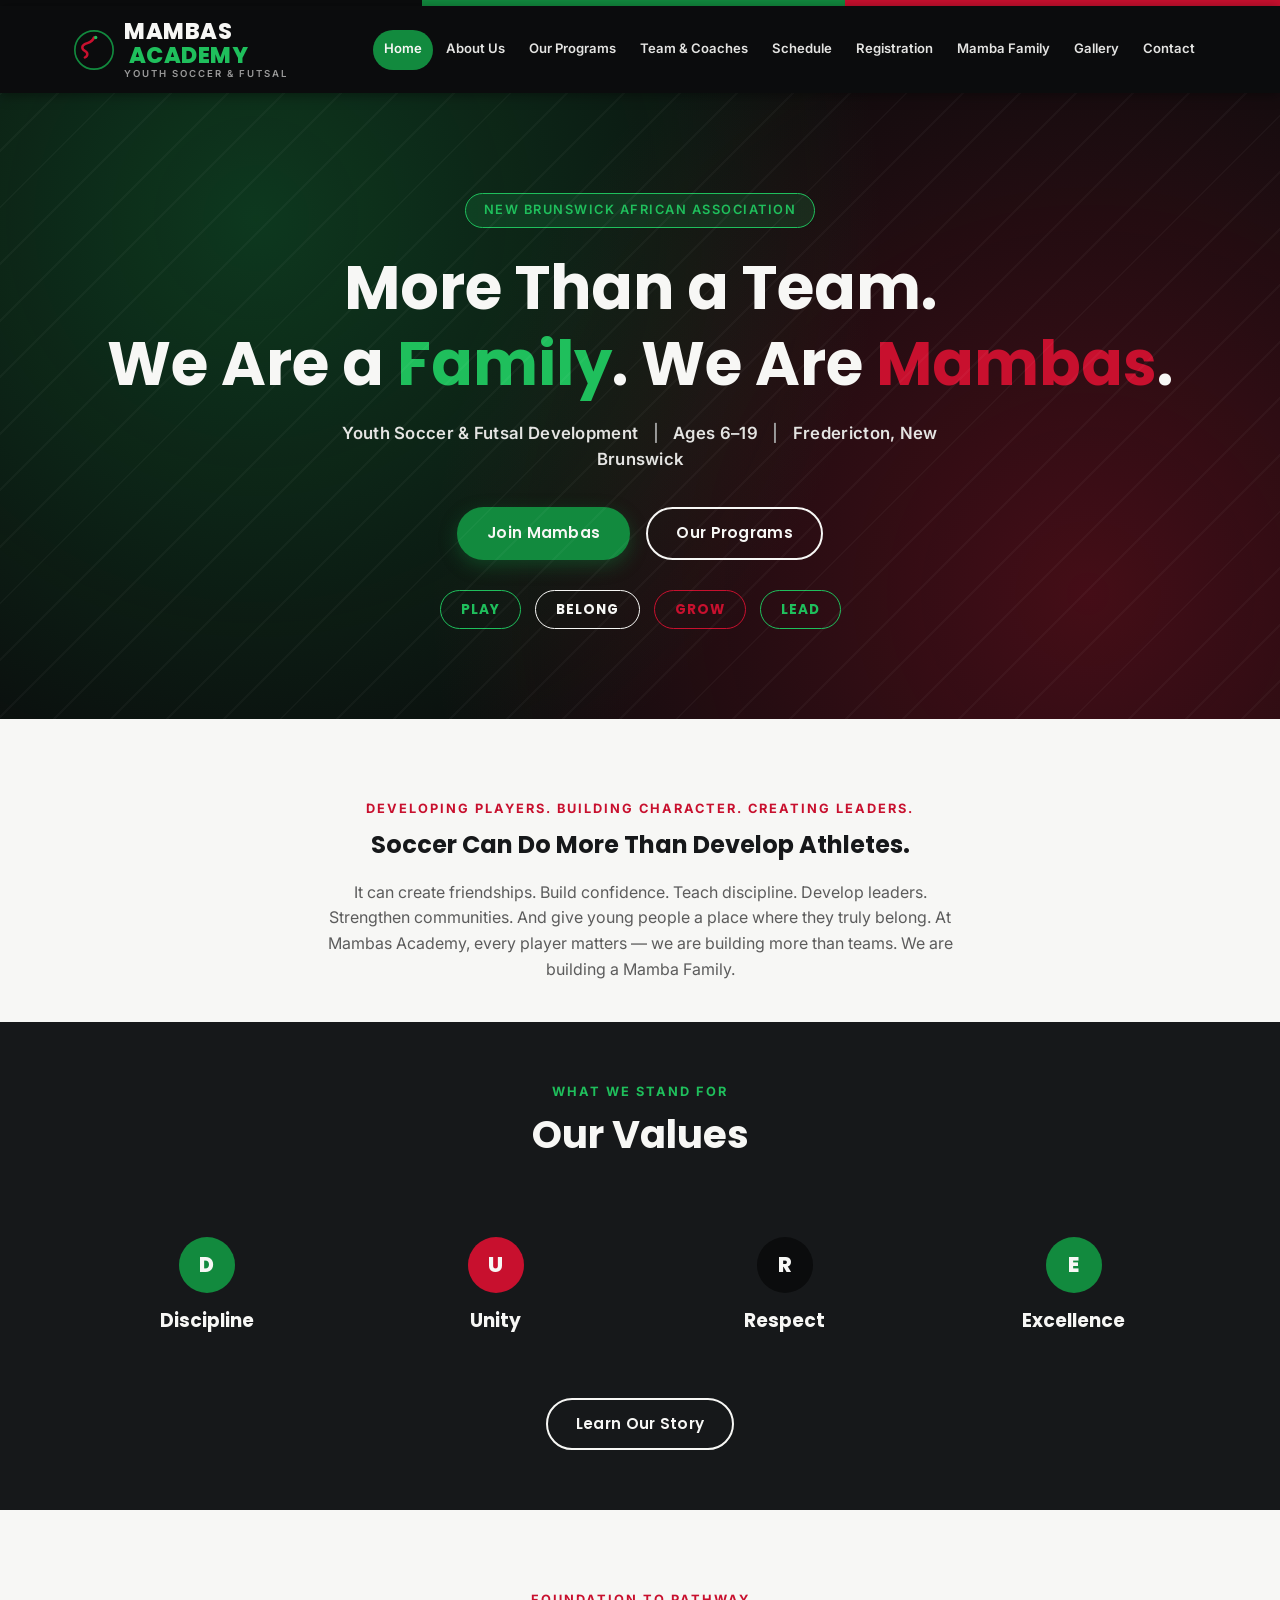
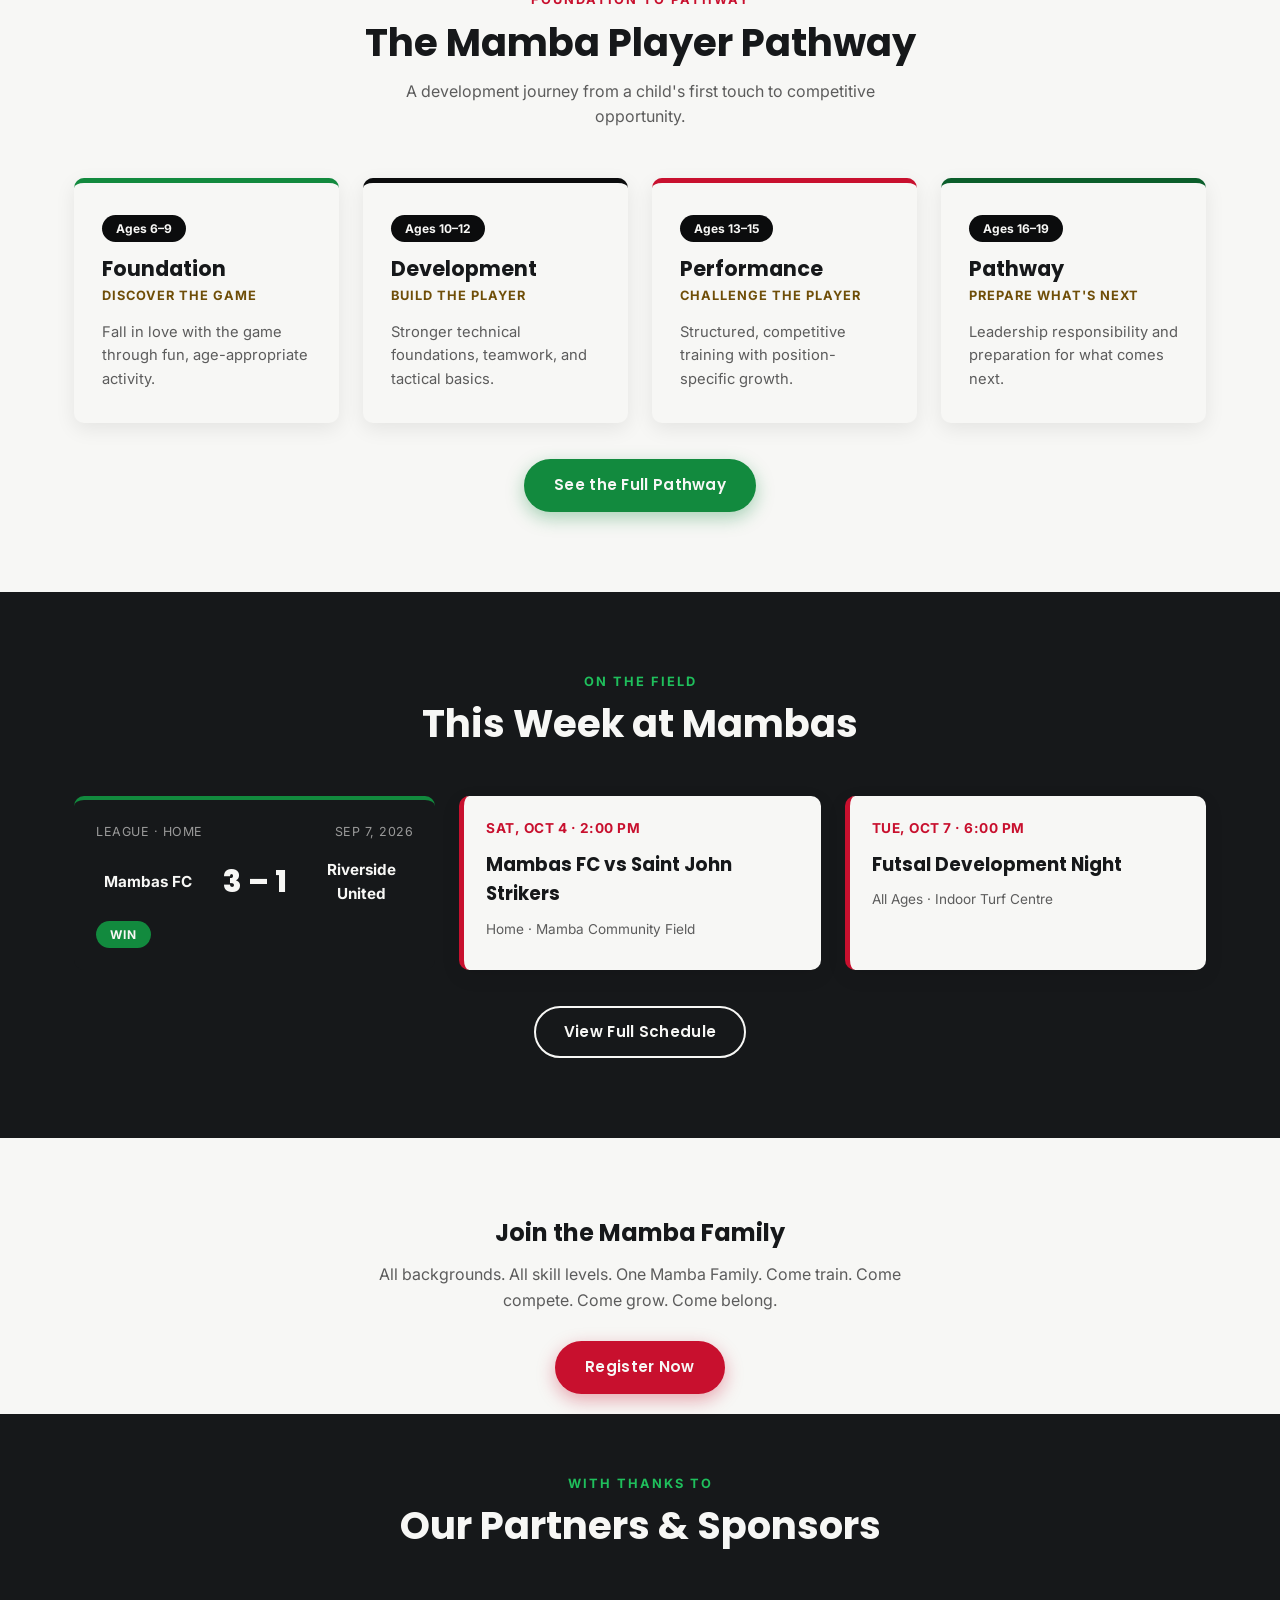
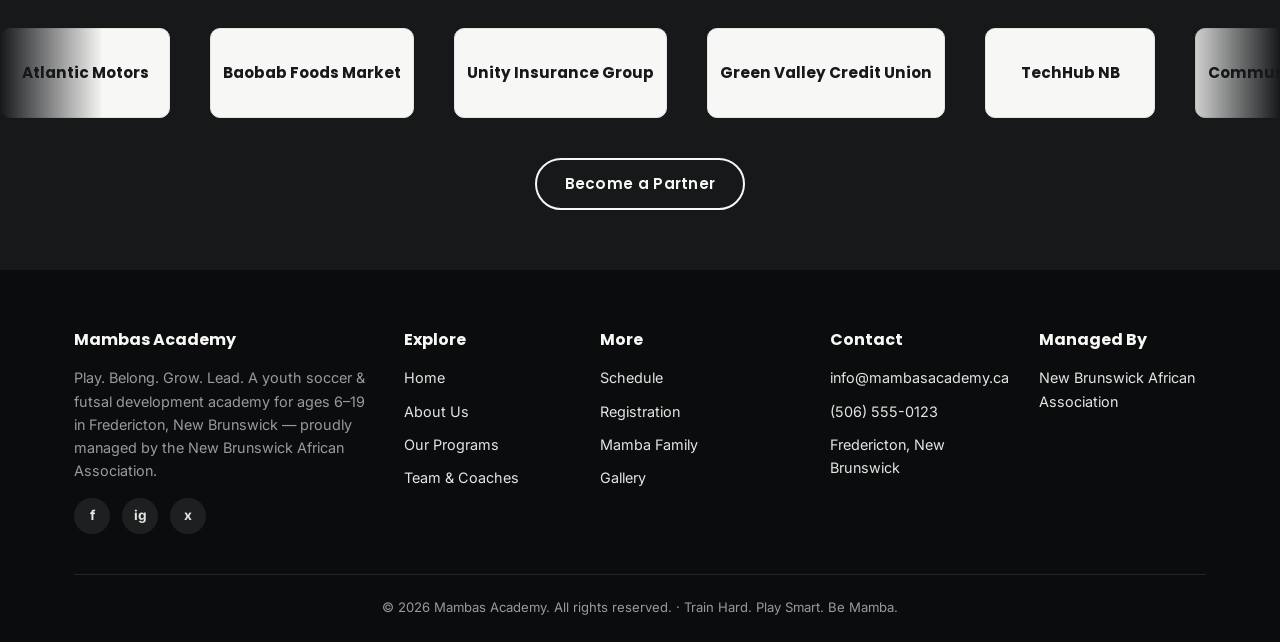
<file: index.html>
<!DOCTYPE html>
<html lang="en">
<head>
<meta charset="UTF-8">
<meta name="viewport" content="width=device-width, initial-scale=1.0">
<title>Mambas Academy — Home</title>
<meta name="description" content="Mambas Academy is a youth soccer & futsal development program in Fredericton, New Brunswick, for ages 6–19. Play. Belong. Grow. Lead.">
<link rel="preconnect" href="https://fonts.googleapis.com">
<link href="https://fonts.googleapis.com/css2?family=Poppins:wght@700;800&family=Inter:wght@400;500;600;700&display=swap" rel="stylesheet">
<link rel="stylesheet" href="css/style.css">
</head>
<body>

<div class="brand-stripe"></div>

<!-- ===== NAVBAR ===== -->
<header class="navbar">
  <div class="nav-container">
    <a href="index.html" class="logo">
      <svg class="mark" viewBox="0 0 48 48" xmlns="http://www.w3.org/2000/svg">
        <circle cx="24" cy="24" r="23" fill="#0b0c0d" stroke="#128a3e" stroke-width="2"/>
        <path d="M13 33c4-2 4-6 0-8s-4-6 0-8 9-2 11-8" stroke="#c8102e" stroke-width="3" fill="none" stroke-linecap="round"/>
        <circle cx="26" cy="9" r="2" fill="#1fbf5c"/>
      </svg>
      <span class="logo-stack">MAMBAS<span class="fc">&nbsp;ACADEMY</span><span class="sub-brand">Youth Soccer &amp; Futsal</span></span>
    </a>
    <nav class="nav-links">
      <a href="index.html" data-page="index.html">Home</a>
      <a href="about.html" data-page="about.html">About Us</a>
      <a href="programs.html" data-page="programs.html">Our Programs</a>
      <a href="teams.html" data-page="teams.html">Team &amp; Coaches</a>
      <a href="schedule.html" data-page="schedule.html">Schedule</a>
      <a href="registration.html" data-page="registration.html">Registration</a>
      <a href="family.html" data-page="family.html">Mamba Family</a>
      <a href="gallery.html" data-page="gallery.html">Gallery</a>
      <a href="contact.html" data-page="contact.html">Contact</a>
    </nav>
    <button class="nav-toggle" aria-label="Toggle menu">
      <span></span><span></span><span></span>
    </button>
  </div>
</header>

<!-- ===== HERO ===== -->
<section class="hero">
  <div class="container">
    <span class="hero-tag">New Brunswick African Association</span>
    <h1>More Than a Team.<br>We Are a <span class="accent-green">Family</span>. We Are <span class="accent-red">Mambas</span>.</h1>
    <p class="hero-facts">Youth Soccer &amp; Futsal Development <span class="sep">|</span> Ages 6–19 <span class="sep">|</span> Fredericton, New Brunswick</p>
    <div class="hero-actions">
      <a href="registration.html" class="btn btn-primary">Join Mambas</a>
      <a href="programs.html" class="btn btn-outline">Our Programs</a>
    </div>
    <div class="pillars-row">
      <span class="pillar-chip">Play</span>
      <span class="pillar-chip">Belong</span>
      <span class="pillar-chip">Grow</span>
      <span class="pillar-chip">Lead</span>
    </div>
  </div>
</section>

<!-- ===== INTRO ===== -->
<section class="section" style="padding-bottom:40px;">
  <div class="container" style="text-align:center;">
    <span class="section-eyebrow">Developing Players. Building Character. Creating Leaders.</span>
    <h2 style="max-width:760px; margin:10px auto 20px;">Soccer Can Do More Than Develop Athletes.</h2>
    <p style="color:var(--grey-dark); max-width:640px; margin:0 auto;">It can create friendships. Build confidence. Teach discipline. Develop leaders. Strengthen communities. And give young people a place where they truly belong. At Mambas Academy, every player matters — we are building more than teams. We are building a Mamba Family.</p>
  </div>
</section>

<!-- ===== VALUES SNAPSHOT ===== -->
<section class="section-tight section-alt">
  <div class="container">
    <div class="section-head">
      <span class="section-eyebrow">What We Stand For</span>
      <h2>Our Values</h2>
    </div>
    <div class="grid grid-4">
      <div class="card value-card" style="background:transparent; box-shadow:none;">
        <div class="value-icon">D</div>
        <h3 style="color:var(--white);">Discipline</h3>
      </div>
      <div class="card value-card" style="background:transparent; box-shadow:none;">
        <div class="value-icon">U</div>
        <h3 style="color:var(--white);">Unity</h3>
      </div>
      <div class="card value-card" style="background:transparent; box-shadow:none;">
        <div class="value-icon">R</div>
        <h3 style="color:var(--white);">Respect</h3>
      </div>
      <div class="card value-card" style="background:transparent; box-shadow:none;">
        <div class="value-icon">E</div>
        <h3 style="color:var(--white);">Excellence</h3>
      </div>
    </div>
    <div style="text-align:center; margin-top:36px;">
      <a href="about.html" class="btn btn-outline">Learn Our Story</a>
    </div>
  </div>
</section>

<!-- ===== PATHWAY TEASER ===== -->
<section class="section">
  <div class="container">
    <div class="section-head">
      <span class="section-eyebrow">Foundation to Pathway</span>
      <h2>The Mamba Player Pathway</h2>
      <p>A development journey from a child's first touch to competitive opportunity.</p>
    </div>
    <div class="grid grid-4">
      <div class="stage-card"><span class="stage-ages">Ages 6–9</span><h3>Foundation</h3><span class="stage-tag">Discover the Game</span><p>Fall in love with the game through fun, age-appropriate activity.</p></div>
      <div class="stage-card"><span class="stage-ages">Ages 10–12</span><h3>Development</h3><span class="stage-tag">Build the Player</span><p>Stronger technical foundations, teamwork, and tactical basics.</p></div>
      <div class="stage-card"><span class="stage-ages">Ages 13–15</span><h3>Performance</h3><span class="stage-tag">Challenge the Player</span><p>Structured, competitive training with position-specific growth.</p></div>
      <div class="stage-card"><span class="stage-ages">Ages 16–19</span><h3>Pathway</h3><span class="stage-tag">Prepare What's Next</span><p>Leadership responsibility and preparation for what comes next.</p></div>
    </div>
    <div style="text-align:center; margin-top:36px;">
      <a href="programs.html#pathway" class="btn btn-primary">See the Full Pathway</a>
    </div>
  </div>
</section>

<!-- ===== THIS WEEK ===== -->
<section class="section section-alt">
  <div class="container">
    <div class="section-head">
      <span class="section-eyebrow">On The Field</span>
      <h2>This Week at Mambas</h2>
    </div>
    <div class="grid grid-3">
      <div class="score-card">
        <div class="score-meta"><span>League · Home</span><span>Sep 7, 2026</span></div>
        <div class="score-teams">
          <span class="score-team">Mambas FC</span>
          <span class="score-value">3&nbsp;–&nbsp;1</span>
          <span class="score-team">Riverside United</span>
        </div>
        <span class="result-badge win">WIN</span>
      </div>
      <div class="fixture-card" style="background:var(--white);">
        <span class="fixture-date">Sat, Oct 4 · 2:00 PM</span>
        <span class="fixture-match">Mambas FC vs Saint John Strikers</span>
        <span class="fixture-info">Home · Mamba Community Field</span>
      </div>
      <div class="fixture-card" style="background:var(--white);">
        <span class="fixture-date">Tue, Oct 7 · 6:00 PM</span>
        <span class="fixture-match">Futsal Development Night</span>
        <span class="fixture-info">All Ages · Indoor Turf Centre</span>
      </div>
    </div>
    <div style="text-align:center; margin-top:36px;">
      <a href="schedule.html" class="btn btn-outline">View Full Schedule</a>
    </div>
  </div>
</section>

<!-- ===== CALL TO ACTION ===== -->
<section class="section" style="padding-bottom: 20px; text-align:center;">
  <div class="container">
    <h2 style="margin-bottom:14px;">Join the Mamba Family</h2>
    <p style="color:var(--grey-dark); max-width:560px; margin:0 auto 28px;">All backgrounds. All skill levels. One Mamba Family. Come train. Come compete. Come grow. Come belong.</p>
    <a href="registration.html" class="btn btn-red">Register Now</a>
  </div>
</section>

<!-- ===== PARTNERS / SPONSORS SLIDESHOW ===== -->
<section class="section-tight section-alt">
  <div class="container">
    <div class="section-head">
      <span class="section-eyebrow">With Thanks To</span>
      <h2>Our Partners &amp; Sponsors</h2>
    </div>
  </div>
  <div class="marquee-wrap">
    <!-- Placeholder logo tiles — replace with real sponsor logo images -->
    <div class="marquee-track">
      <div class="logo-tile">Atlantic Motors</div>
      <div class="logo-tile">Baobab Foods Market</div>
      <div class="logo-tile">Unity Insurance Group</div>
      <div class="logo-tile">Green Valley Credit Union</div>
      <div class="logo-tile">TechHub NB</div>
      <div class="logo-tile">Community Health Partners</div>
      <div class="logo-tile">Fresh Harvest Grocers</div>
      <div class="logo-tile">Bridgehouse Realty</div>
      <div class="logo-tile">Atlantic Motors</div>
      <div class="logo-tile">Baobab Foods Market</div>
      <div class="logo-tile">Unity Insurance Group</div>
      <div class="logo-tile">Green Valley Credit Union</div>
      <div class="logo-tile">TechHub NB</div>
      <div class="logo-tile">Community Health Partners</div>
      <div class="logo-tile">Fresh Harvest Grocers</div>
      <div class="logo-tile">Bridgehouse Realty</div>
    </div>
  </div>
  <div class="container" style="text-align:center; margin-top:10px;">
    <a href="family.html#sponsors" class="btn btn-outline">Become a Partner</a>
  </div>
</section>

<!-- ===== FOOTER ===== -->
<footer class="footer">
  <div class="container">
    <div class="footer-grid">
      <div>
        <h4>Mambas Academy</h4>
        <p>Play. Belong. Grow. Lead. A youth soccer &amp; futsal development academy for ages 6–19 in Fredericton, New Brunswick — proudly managed by the New Brunswick African Association.</p>
        <div class="social-links">
          <a href="#" aria-label="Facebook">f</a>
          <a href="#" aria-label="Instagram">ig</a>
          <a href="#" aria-label="Twitter/X">x</a>
        </div>
      </div>
      <div>
        <h4>Explore</h4>
        <ul>
          <li><a href="index.html">Home</a></li>
          <li><a href="about.html">About Us</a></li>
          <li><a href="programs.html">Our Programs</a></li>
          <li><a href="teams.html">Team &amp; Coaches</a></li>
        </ul>
      </div>
      <div>
        <h4>More</h4>
        <ul>
          <li><a href="schedule.html">Schedule</a></li>
          <li><a href="registration.html">Registration</a></li>
          <li><a href="family.html">Mamba Family</a></li>
          <li><a href="gallery.html">Gallery</a></li>
        </ul>
      </div>
      <div>
        <h4>Contact</h4>
        <ul>
          <li>info@mambasacademy.ca</li>
          <li>(506) 555-0123</li>
          <li>Fredericton, New Brunswick</li>
        </ul>
      </div>
      <div>
        <h4>Managed By</h4>
        <ul>
          <li>New Brunswick African Association</li>
        </ul>
      </div>
    </div>
    <div class="footer-bottom">
      &copy; 2026 Mambas Academy. All rights reserved. &middot; Train Hard. Play Smart. Be Mamba.
    </div>
  </div>
</footer>

<script src="js/main.js"></script>
</body>
</html>
</file>
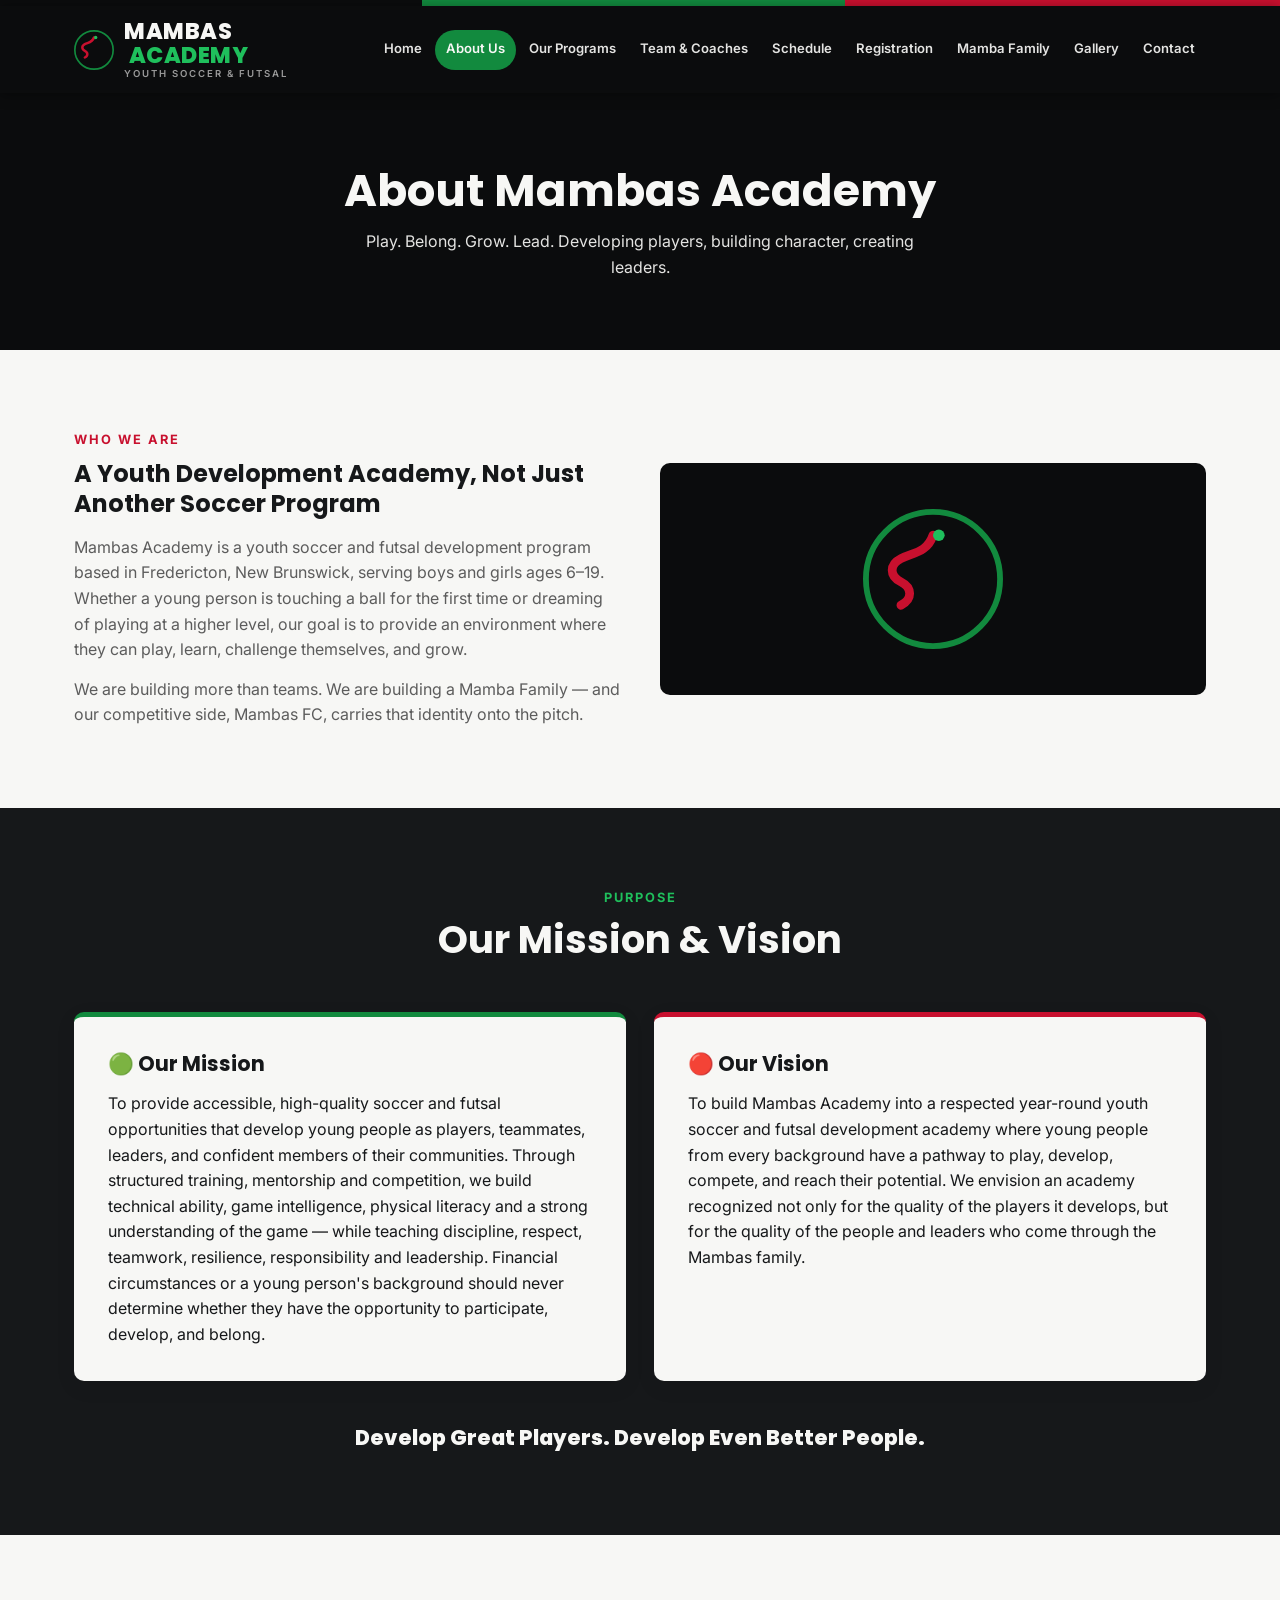
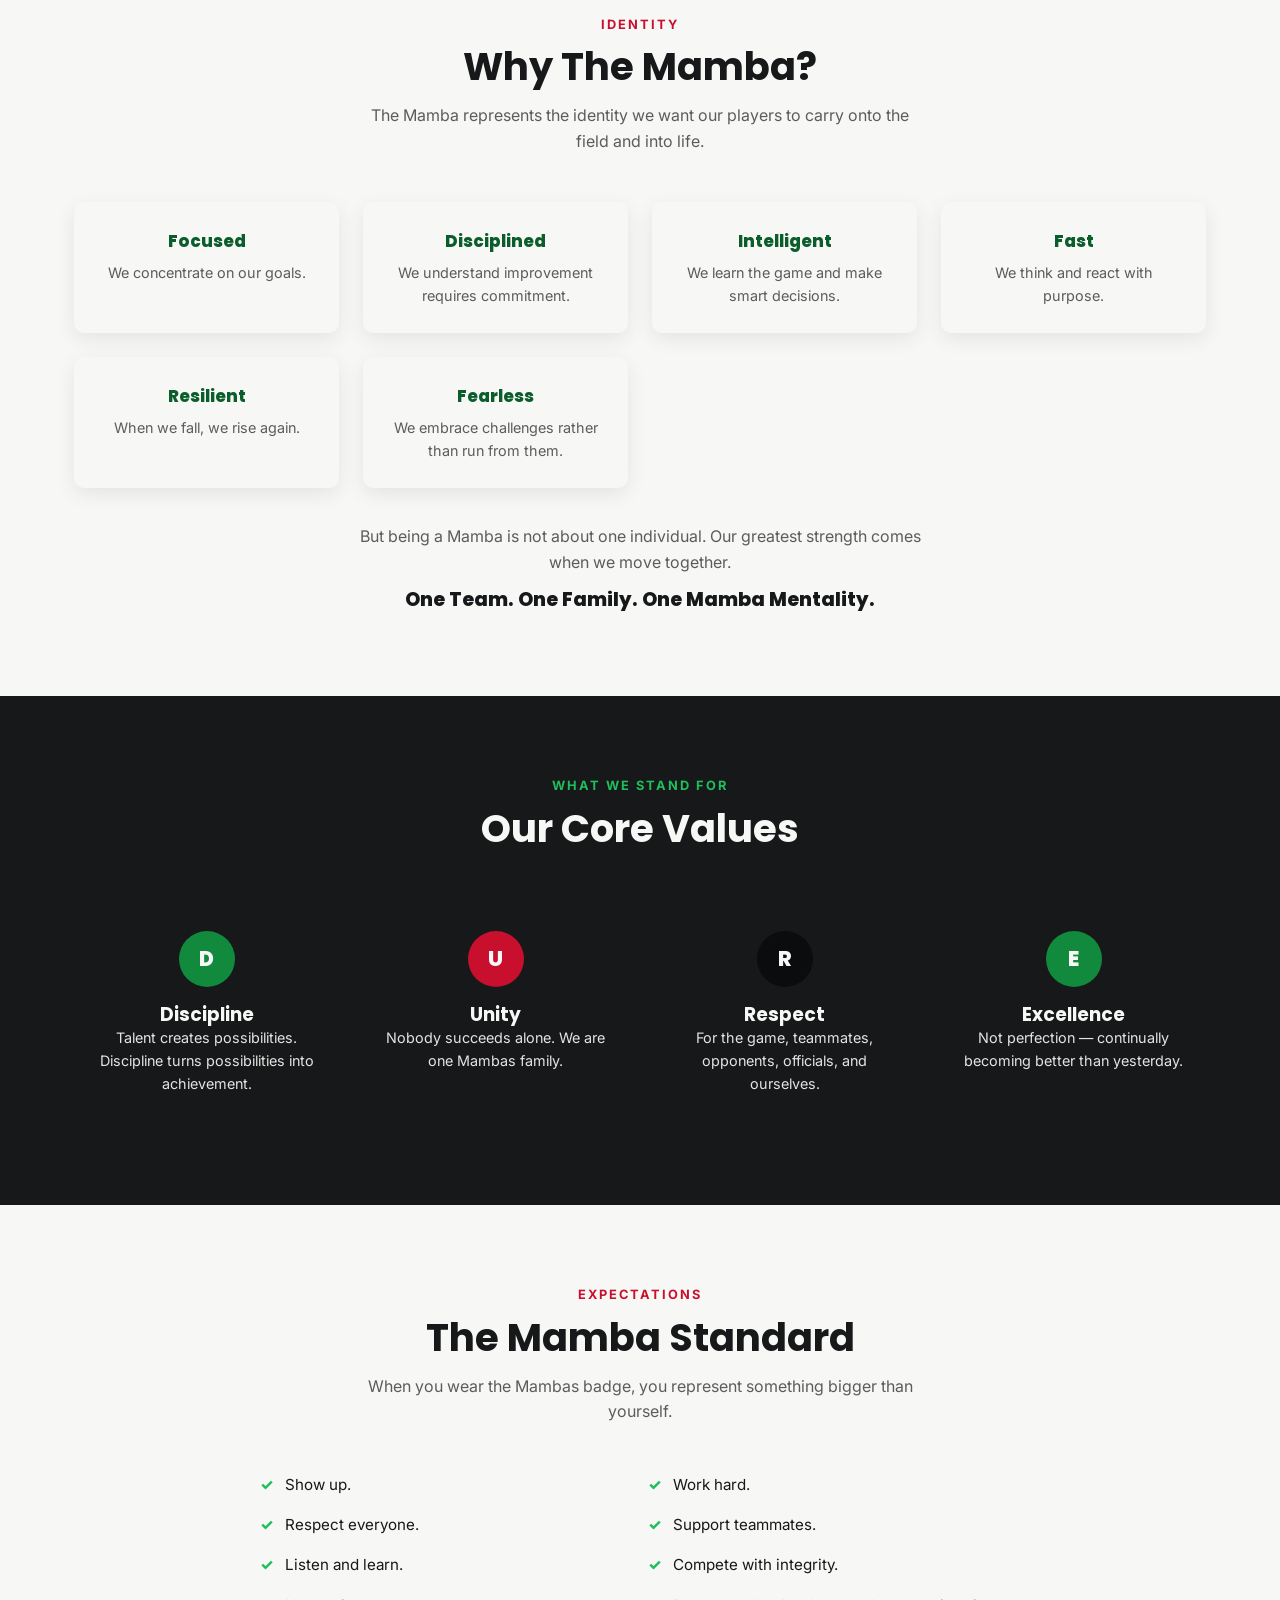
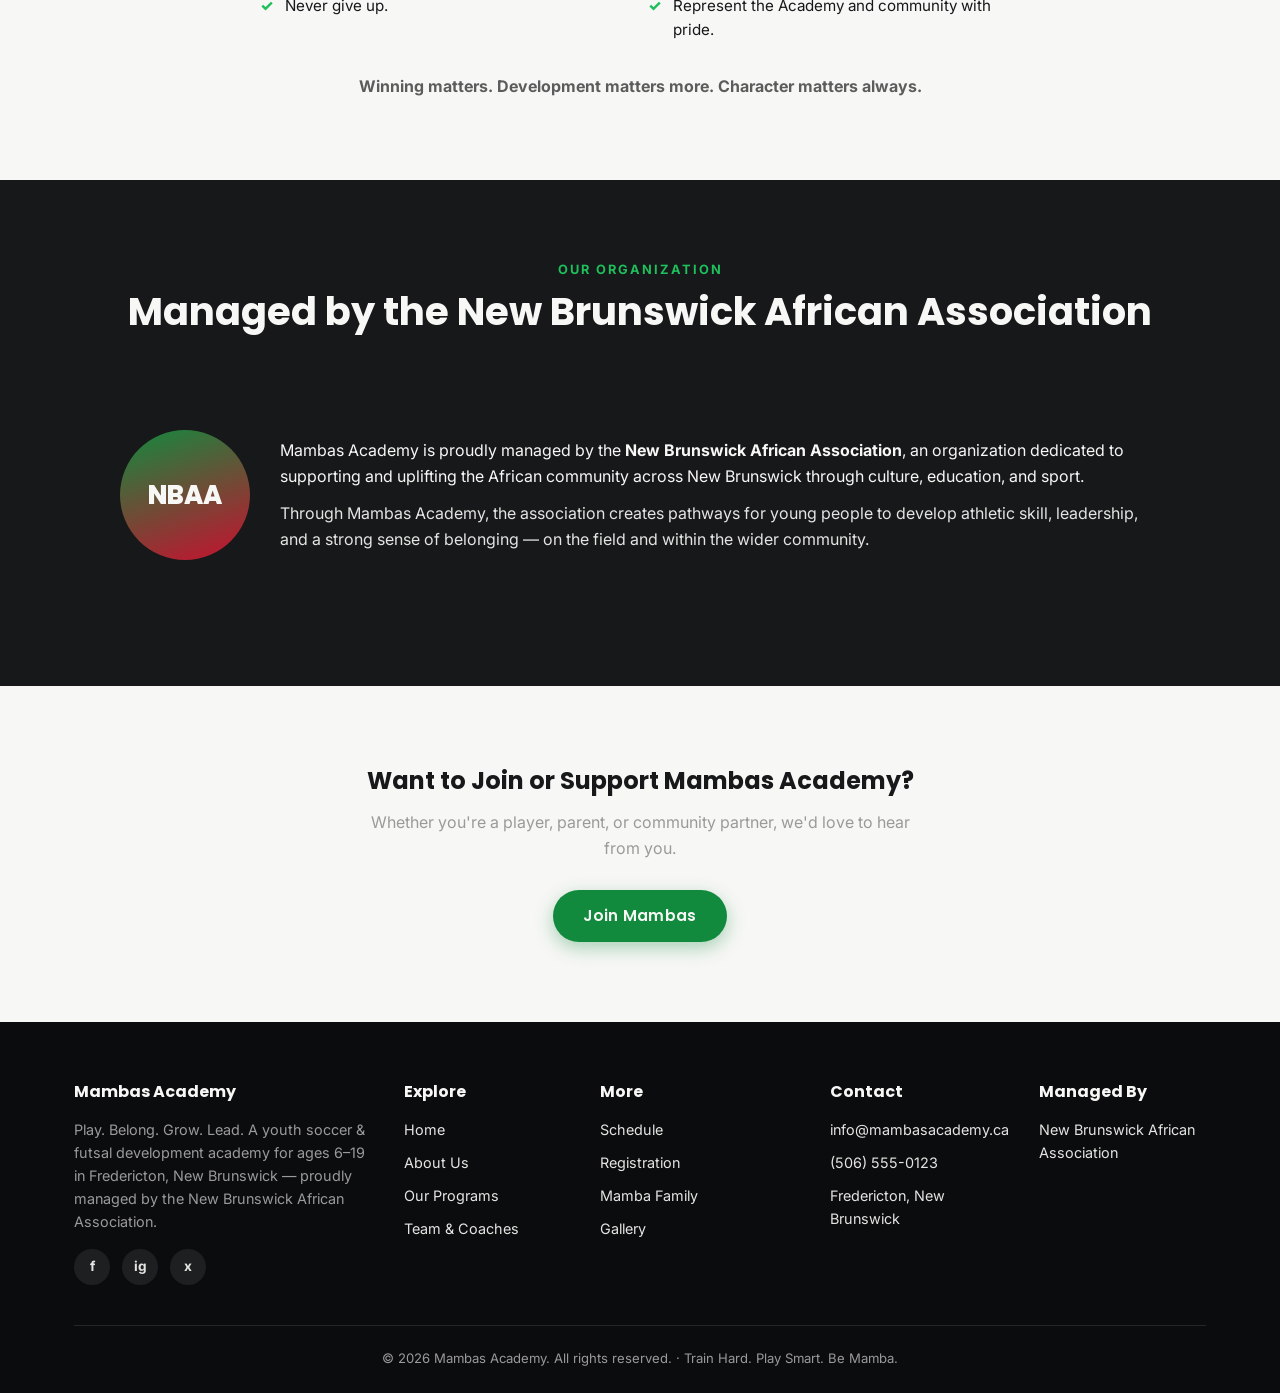
<file: about.html>
<!DOCTYPE html>
<html lang="en">
<head>
<meta charset="UTF-8">
<meta name="viewport" content="width=device-width, initial-scale=1.0">
<title>Mambas Academy — About Us</title>
<meta name="description" content="Our mission, vision, values, and the New Brunswick African Association behind Mambas Academy.">
<link rel="preconnect" href="https://fonts.googleapis.com">
<link href="https://fonts.googleapis.com/css2?family=Poppins:wght@700;800&family=Inter:wght@400;500;600;700&display=swap" rel="stylesheet">
<link rel="stylesheet" href="css/style.css">
</head>
<body>

<div class="brand-stripe"></div>

<!-- ===== NAVBAR ===== -->
<header class="navbar">
  <div class="nav-container">
    <a href="index.html" class="logo">
      <svg class="mark" viewBox="0 0 48 48" xmlns="http://www.w3.org/2000/svg">
        <circle cx="24" cy="24" r="23" fill="#0b0c0d" stroke="#128a3e" stroke-width="2"/>
        <path d="M13 33c4-2 4-6 0-8s-4-6 0-8 9-2 11-8" stroke="#c8102e" stroke-width="3" fill="none" stroke-linecap="round"/>
        <circle cx="26" cy="9" r="2" fill="#1fbf5c"/>
      </svg>
      <span class="logo-stack">MAMBAS<span class="fc">&nbsp;ACADEMY</span><span class="sub-brand">Youth Soccer &amp; Futsal</span></span>
    </a>
    <nav class="nav-links">
      <a href="index.html" data-page="index.html">Home</a>
      <a href="about.html" data-page="about.html">About Us</a>
      <a href="programs.html" data-page="programs.html">Our Programs</a>
      <a href="teams.html" data-page="teams.html">Team &amp; Coaches</a>
      <a href="schedule.html" data-page="schedule.html">Schedule</a>
      <a href="registration.html" data-page="registration.html">Registration</a>
      <a href="family.html" data-page="family.html">Mamba Family</a>
      <a href="gallery.html" data-page="gallery.html">Gallery</a>
      <a href="contact.html" data-page="contact.html">Contact</a>
    </nav>
    <button class="nav-toggle" aria-label="Toggle menu">
      <span></span><span></span><span></span>
    </button>
  </div>
</header>

<!-- ===== PAGE HEADER ===== -->
<section class="page-header">
  <div class="container">
    <h1>About Mambas Academy</h1>
    <p>Play. Belong. Grow. Lead. Developing players, building character, creating leaders.</p>
  </div>
</section>

<!-- ===== INTRO ===== -->
<section class="section">
  <div class="container">
    <div class="about-lead">
      <div>
        <span class="section-eyebrow">Who We Are</span>
        <h2 style="margin-bottom:16px;">A Youth Development Academy, Not Just Another Soccer Program</h2>
        <p style="color:var(--grey-dark); margin-bottom:14px;">Mambas Academy is a youth soccer and futsal development program based in Fredericton, New Brunswick, serving boys and girls ages 6–19. Whether a young person is touching a ball for the first time or dreaming of playing at a higher level, our goal is to provide an environment where they can play, learn, challenge themselves, and grow.</p>
        <p style="color:var(--grey-dark);">We are building more than teams. We are building a Mamba Family — and our competitive side, Mambas FC, carries that identity onto the pitch.</p>
      </div>
      <div class="about-block">
        <svg class="crest" viewBox="0 0 48 48" xmlns="http://www.w3.org/2000/svg">
          <circle cx="24" cy="24" r="23" fill="#0b0c0d" stroke="#128a3e" stroke-width="2"/>
          <path d="M13 33c4-2 4-6 0-8s-4-6 0-8 9-2 11-8" stroke="#c8102e" stroke-width="3" fill="none" stroke-linecap="round"/>
          <circle cx="26" cy="9" r="2" fill="#1fbf5c"/>
        </svg>
      </div>
    </div>
  </div>
</section>

<!-- ===== MISSION & VISION ===== -->
<section class="section section-alt">
  <div class="container">
    <div class="section-head">
      <span class="section-eyebrow">Purpose</span>
      <h2>Our Mission &amp; Vision</h2>
    </div>
    <div class="vm-grid">
      <div class="vm-card">
        <h3>🟢 Our Mission</h3>
        <p>To provide accessible, high-quality soccer and futsal opportunities that develop young people as players, teammates, leaders, and confident members of their communities. Through structured training, mentorship and competition, we build technical ability, game intelligence, physical literacy and a strong understanding of the game — while teaching discipline, respect, teamwork, resilience, responsibility and leadership. Financial circumstances or a young person's background should never determine whether they have the opportunity to participate, develop, and belong.</p>
      </div>
      <div class="vm-card mission">
        <h3>🔴 Our Vision</h3>
        <p>To build Mambas Academy into a respected year-round youth soccer and futsal development academy where young people from every background have a pathway to play, develop, compete, and reach their potential. We envision an academy recognized not only for the quality of the players it develops, but for the quality of the people and leaders who come through the Mambas family.</p>
      </div>
    </div>
    <p style="text-align:center; margin-top:40px; font-family:var(--font-heading); font-weight:800; font-size:1.3rem; color:var(--white);">Develop Great Players. Develop Even Better People.</p>
  </div>
</section>

<!-- ===== WHY THE MAMBA ===== -->
<section class="section">
  <div class="container">
    <div class="section-head">
      <span class="section-eyebrow">Identity</span>
      <h2>Why The Mamba?</h2>
      <p>The Mamba represents the identity we want our players to carry onto the field and into life.</p>
    </div>
    <div class="grid grid-4">
      <div class="card trait-card"><div class="trait-word">Focused</div><p>We concentrate on our goals.</p></div>
      <div class="card trait-card"><div class="trait-word">Disciplined</div><p>We understand improvement requires commitment.</p></div>
      <div class="card trait-card"><div class="trait-word">Intelligent</div><p>We learn the game and make smart decisions.</p></div>
      <div class="card trait-card"><div class="trait-word">Fast</div><p>We think and react with purpose.</p></div>
      <div class="card trait-card"><div class="trait-word">Resilient</div><p>When we fall, we rise again.</p></div>
      <div class="card trait-card"><div class="trait-word">Fearless</div><p>We embrace challenges rather than run from them.</p></div>
    </div>
    <p style="text-align:center; margin-top:36px; color:var(--grey-dark); max-width:600px; margin-left:auto; margin-right:auto;">But being a Mamba is not about one individual. Our greatest strength comes when we move together.</p>
    <p style="text-align:center; margin-top:10px; font-family:var(--font-heading); font-weight:800; font-size:1.2rem;">One Team. One Family. One Mamba Mentality.</p>
  </div>
</section>

<!-- ===== VALUES ===== -->
<section class="section section-alt">
  <div class="container">
    <div class="section-head">
      <span class="section-eyebrow">What We Stand For</span>
      <h2>Our Core Values</h2>
    </div>
    <div class="grid grid-4">
      <div class="card value-card" style="background:transparent; box-shadow:none;">
        <div class="value-icon">D</div>
        <h3 style="color:var(--white);">Discipline</h3>
        <p style="color:var(--grey-light); font-size:0.9rem;">Talent creates possibilities. Discipline turns possibilities into achievement.</p>
      </div>
      <div class="card value-card" style="background:transparent; box-shadow:none;">
        <div class="value-icon">U</div>
        <h3 style="color:var(--white);">Unity</h3>
        <p style="color:var(--grey-light); font-size:0.9rem;">Nobody succeeds alone. We are one Mambas family.</p>
      </div>
      <div class="card value-card" style="background:transparent; box-shadow:none;">
        <div class="value-icon">R</div>
        <h3 style="color:var(--white);">Respect</h3>
        <p style="color:var(--grey-light); font-size:0.9rem;">For the game, teammates, opponents, officials, and ourselves.</p>
      </div>
      <div class="card value-card" style="background:transparent; box-shadow:none;">
        <div class="value-icon">E</div>
        <h3 style="color:var(--white);">Excellence</h3>
        <p style="color:var(--grey-light); font-size:0.9rem;">Not perfection — continually becoming better than yesterday.</p>
      </div>
    </div>
  </div>
</section>

<!-- ===== MAMBA STANDARD ===== -->
<section class="section">
  <div class="container">
    <div class="section-head">
      <span class="section-eyebrow">Expectations</span>
      <h2>The Mamba Standard</h2>
      <p>When you wear the Mambas badge, you represent something bigger than yourself.</p>
    </div>
    <div class="standard-list" style="max-width:760px; margin:0 auto;">
      <div class="standard-item" style="color:var(--black-soft);"><span class="check">✓</span> Show up.</div>
      <div class="standard-item" style="color:var(--black-soft);"><span class="check">✓</span> Work hard.</div>
      <div class="standard-item" style="color:var(--black-soft);"><span class="check">✓</span> Respect everyone.</div>
      <div class="standard-item" style="color:var(--black-soft);"><span class="check">✓</span> Support teammates.</div>
      <div class="standard-item" style="color:var(--black-soft);"><span class="check">✓</span> Listen and learn.</div>
      <div class="standard-item" style="color:var(--black-soft);"><span class="check">✓</span> Compete with integrity.</div>
      <div class="standard-item" style="color:var(--black-soft);"><span class="check">✓</span> Never give up.</div>
      <div class="standard-item" style="color:var(--black-soft);"><span class="check">✓</span> Represent the Academy and community with pride.</div>
    </div>
    <p style="text-align:center; margin-top:32px; font-weight:700; color:var(--grey-dark);">Winning matters. Development matters more. Character matters always.</p>
  </div>
</section>

<!-- ===== MANAGED BY ===== -->
<section class="section section-alt">
  <div class="container">
    <div class="section-head">
      <span class="section-eyebrow">Our Organization</span>
      <h2>Managed by the New Brunswick African Association</h2>
    </div>
    <div class="manager-box">
      <div class="manager-badge">NBAA</div>
      <div>
        <p style="margin-bottom:12px;">Mambas Academy is proudly managed by the <strong>New Brunswick African Association</strong>, an organization dedicated to supporting and uplifting the African community across New Brunswick through culture, education, and sport.</p>
        <p style="color:var(--grey-light);">Through Mambas Academy, the association creates pathways for young people to develop athletic skill, leadership, and a strong sense of belonging — on the field and within the wider community.</p>
      </div>
    </div>
  </div>
</section>

<!-- ===== CTA ===== -->
<section class="section" style="text-align:center;">
  <div class="container">
    <h2 style="margin-bottom:14px;">Want to Join or Support Mambas Academy?</h2>
    <p style="color:var(--grey); max-width:560px; margin:0 auto 28px;">Whether you're a player, parent, or community partner, we'd love to hear from you.</p>
    <a href="registration.html" class="btn btn-primary">Join Mambas</a>
  </div>
</section>

<!-- ===== FOOTER ===== -->
<footer class="footer">
  <div class="container">
    <div class="footer-grid">
      <div>
        <h4>Mambas Academy</h4>
        <p>Play. Belong. Grow. Lead. A youth soccer &amp; futsal development academy for ages 6–19 in Fredericton, New Brunswick — proudly managed by the New Brunswick African Association.</p>
        <div class="social-links">
          <a href="#" aria-label="Facebook">f</a>
          <a href="#" aria-label="Instagram">ig</a>
          <a href="#" aria-label="Twitter/X">x</a>
        </div>
      </div>
      <div>
        <h4>Explore</h4>
        <ul>
          <li><a href="index.html">Home</a></li>
          <li><a href="about.html">About Us</a></li>
          <li><a href="programs.html">Our Programs</a></li>
          <li><a href="teams.html">Team &amp; Coaches</a></li>
        </ul>
      </div>
      <div>
        <h4>More</h4>
        <ul>
          <li><a href="schedule.html">Schedule</a></li>
          <li><a href="registration.html">Registration</a></li>
          <li><a href="family.html">Mamba Family</a></li>
          <li><a href="gallery.html">Gallery</a></li>
        </ul>
      </div>
      <div>
        <h4>Contact</h4>
        <ul>
          <li>info@mambasacademy.ca</li>
          <li>(506) 555-0123</li>
          <li>Fredericton, New Brunswick</li>
        </ul>
      </div>
      <div>
        <h4>Managed By</h4>
        <ul>
          <li>New Brunswick African Association</li>
        </ul>
      </div>
    </div>
    <div class="footer-bottom">
      &copy; 2026 Mambas Academy. All rights reserved. &middot; Train Hard. Play Smart. Be Mamba.
    </div>
  </div>
</footer>

<script src="js/main.js"></script>
</body>
</html>
</file>
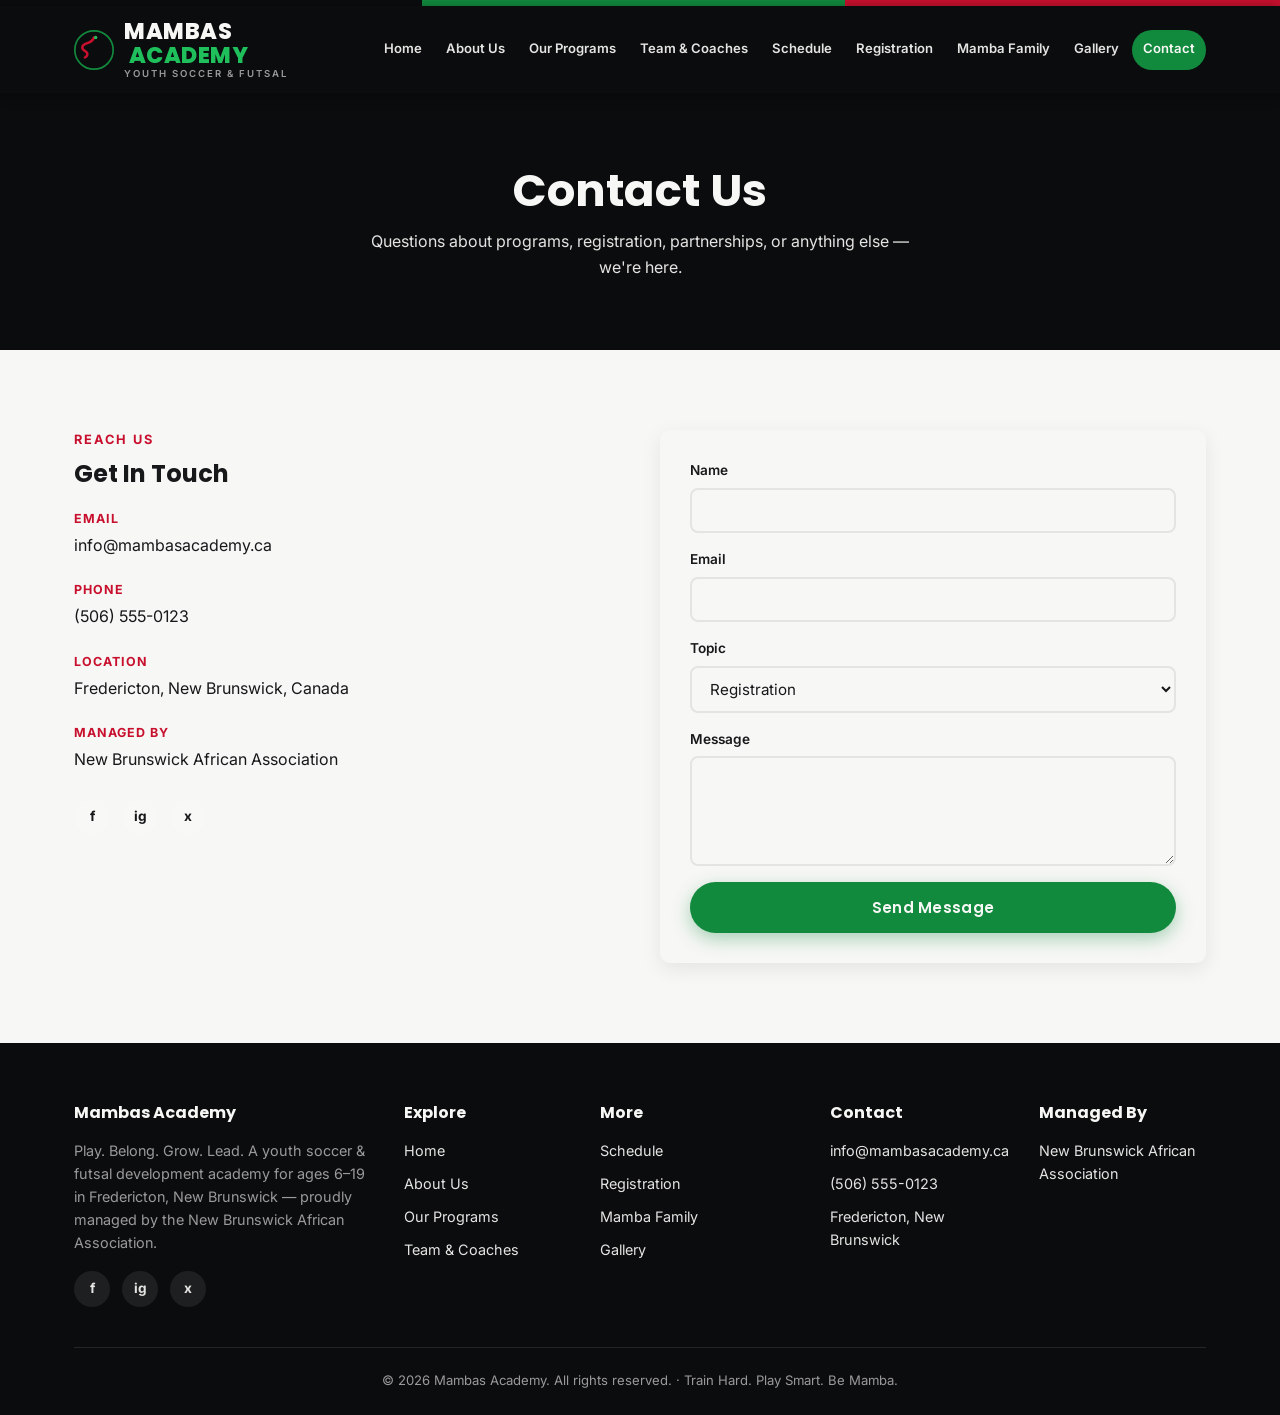
<file: contact.html>
<!DOCTYPE html>
<html lang="en">
<head>
<meta charset="UTF-8">
<meta name="viewport" content="width=device-width, initial-scale=1.0">
<title>Mambas Academy — Contact</title>
<meta name="description" content="Get in touch with Mambas Academy in Fredericton, New Brunswick.">
<link rel="preconnect" href="https://fonts.googleapis.com">
<link href="https://fonts.googleapis.com/css2?family=Poppins:wght@700;800&family=Inter:wght@400;500;600;700&display=swap" rel="stylesheet">
<link rel="stylesheet" href="css/style.css">
</head>
<body>

<div class="brand-stripe"></div>

<!-- ===== NAVBAR ===== -->
<header class="navbar">
  <div class="nav-container">
    <a href="index.html" class="logo">
      <svg class="mark" viewBox="0 0 48 48" xmlns="http://www.w3.org/2000/svg">
        <circle cx="24" cy="24" r="23" fill="#0b0c0d" stroke="#128a3e" stroke-width="2"/>
        <path d="M13 33c4-2 4-6 0-8s-4-6 0-8 9-2 11-8" stroke="#c8102e" stroke-width="3" fill="none" stroke-linecap="round"/>
        <circle cx="26" cy="9" r="2" fill="#1fbf5c"/>
      </svg>
      <span class="logo-stack">MAMBAS<span class="fc">&nbsp;ACADEMY</span><span class="sub-brand">Youth Soccer &amp; Futsal</span></span>
    </a>
    <nav class="nav-links">
      <a href="index.html" data-page="index.html">Home</a>
      <a href="about.html" data-page="about.html">About Us</a>
      <a href="programs.html" data-page="programs.html">Our Programs</a>
      <a href="teams.html" data-page="teams.html">Team &amp; Coaches</a>
      <a href="schedule.html" data-page="schedule.html">Schedule</a>
      <a href="registration.html" data-page="registration.html">Registration</a>
      <a href="family.html" data-page="family.html">Mamba Family</a>
      <a href="gallery.html" data-page="gallery.html">Gallery</a>
      <a href="contact.html" data-page="contact.html">Contact</a>
    </nav>
    <button class="nav-toggle" aria-label="Toggle menu">
      <span></span><span></span><span></span>
    </button>
  </div>
</header>

<!-- ===== PAGE HEADER ===== -->
<section class="page-header">
  <div class="container">
    <h1>Contact Us</h1>
    <p>Questions about programs, registration, partnerships, or anything else — we're here.</p>
  </div>
</section>

<!-- ===== CONTACT ===== -->
<section class="section">
  <div class="container">
    <div class="contact-grid">
      <div>
        <span class="section-eyebrow">Reach Us</span>
        <h2 style="margin-bottom:20px;">Get In Touch</h2>
        <div class="contact-info-list">
          <div class="contact-info-item"><span class="label">Email</span>info@mambasacademy.ca</div>
          <div class="contact-info-item"><span class="label">Phone</span>(506) 555-0123</div>
          <div class="contact-info-item"><span class="label">Location</span>Fredericton, New Brunswick, Canada</div>
          <div class="contact-info-item"><span class="label">Managed By</span>New Brunswick African Association</div>
        </div>
        <div class="social-links" style="margin-top:26px;">
          <a href="#" aria-label="Facebook">f</a>
          <a href="#" aria-label="Instagram">ig</a>
          <a href="#" aria-label="Twitter/X">x</a>
        </div>
      </div>
      <form class="contact-form">
        <div class="form-field">
          <label for="c-name">Name</label>
          <input type="text" id="c-name" name="name" required>
        </div>
        <div class="form-field">
          <label for="c-email">Email</label>
          <input type="email" id="c-email" name="email" required>
        </div>
        <div class="form-field">
          <label for="c-topic">Topic</label>
          <select id="c-topic" name="topic">
            <option>Registration</option>
            <option>Programs &amp; Pathway</option>
            <option>Sponsorship &amp; Partnership</option>
            <option>Volunteering</option>
            <option>General Inquiry</option>
          </select>
        </div>
        <div class="form-field">
          <label for="c-message">Message</label>
          <textarea id="c-message" name="message" required></textarea>
        </div>
        <button type="submit" class="btn btn-primary btn-block">Send Message</button>
      </form>
    </div>
  </div>
</section>

<!-- ===== FOOTER ===== -->
<footer class="footer">
  <div class="container">
    <div class="footer-grid">
      <div>
        <h4>Mambas Academy</h4>
        <p>Play. Belong. Grow. Lead. A youth soccer &amp; futsal development academy for ages 6–19 in Fredericton, New Brunswick — proudly managed by the New Brunswick African Association.</p>
        <div class="social-links">
          <a href="#" aria-label="Facebook">f</a>
          <a href="#" aria-label="Instagram">ig</a>
          <a href="#" aria-label="Twitter/X">x</a>
        </div>
      </div>
      <div>
        <h4>Explore</h4>
        <ul>
          <li><a href="index.html">Home</a></li>
          <li><a href="about.html">About Us</a></li>
          <li><a href="programs.html">Our Programs</a></li>
          <li><a href="teams.html">Team &amp; Coaches</a></li>
        </ul>
      </div>
      <div>
        <h4>More</h4>
        <ul>
          <li><a href="schedule.html">Schedule</a></li>
          <li><a href="registration.html">Registration</a></li>
          <li><a href="family.html">Mamba Family</a></li>
          <li><a href="gallery.html">Gallery</a></li>
        </ul>
      </div>
      <div>
        <h4>Contact</h4>
        <ul>
          <li>info@mambasacademy.ca</li>
          <li>(506) 555-0123</li>
          <li>Fredericton, New Brunswick</li>
        </ul>
      </div>
      <div>
        <h4>Managed By</h4>
        <ul>
          <li>New Brunswick African Association</li>
        </ul>
      </div>
    </div>
    <div class="footer-bottom">
      &copy; 2026 Mambas Academy. All rights reserved. &middot; Train Hard. Play Smart. Be Mamba.
    </div>
  </div>
</footer>

<script src="js/main.js"></script>
</body>
</html>
</file>
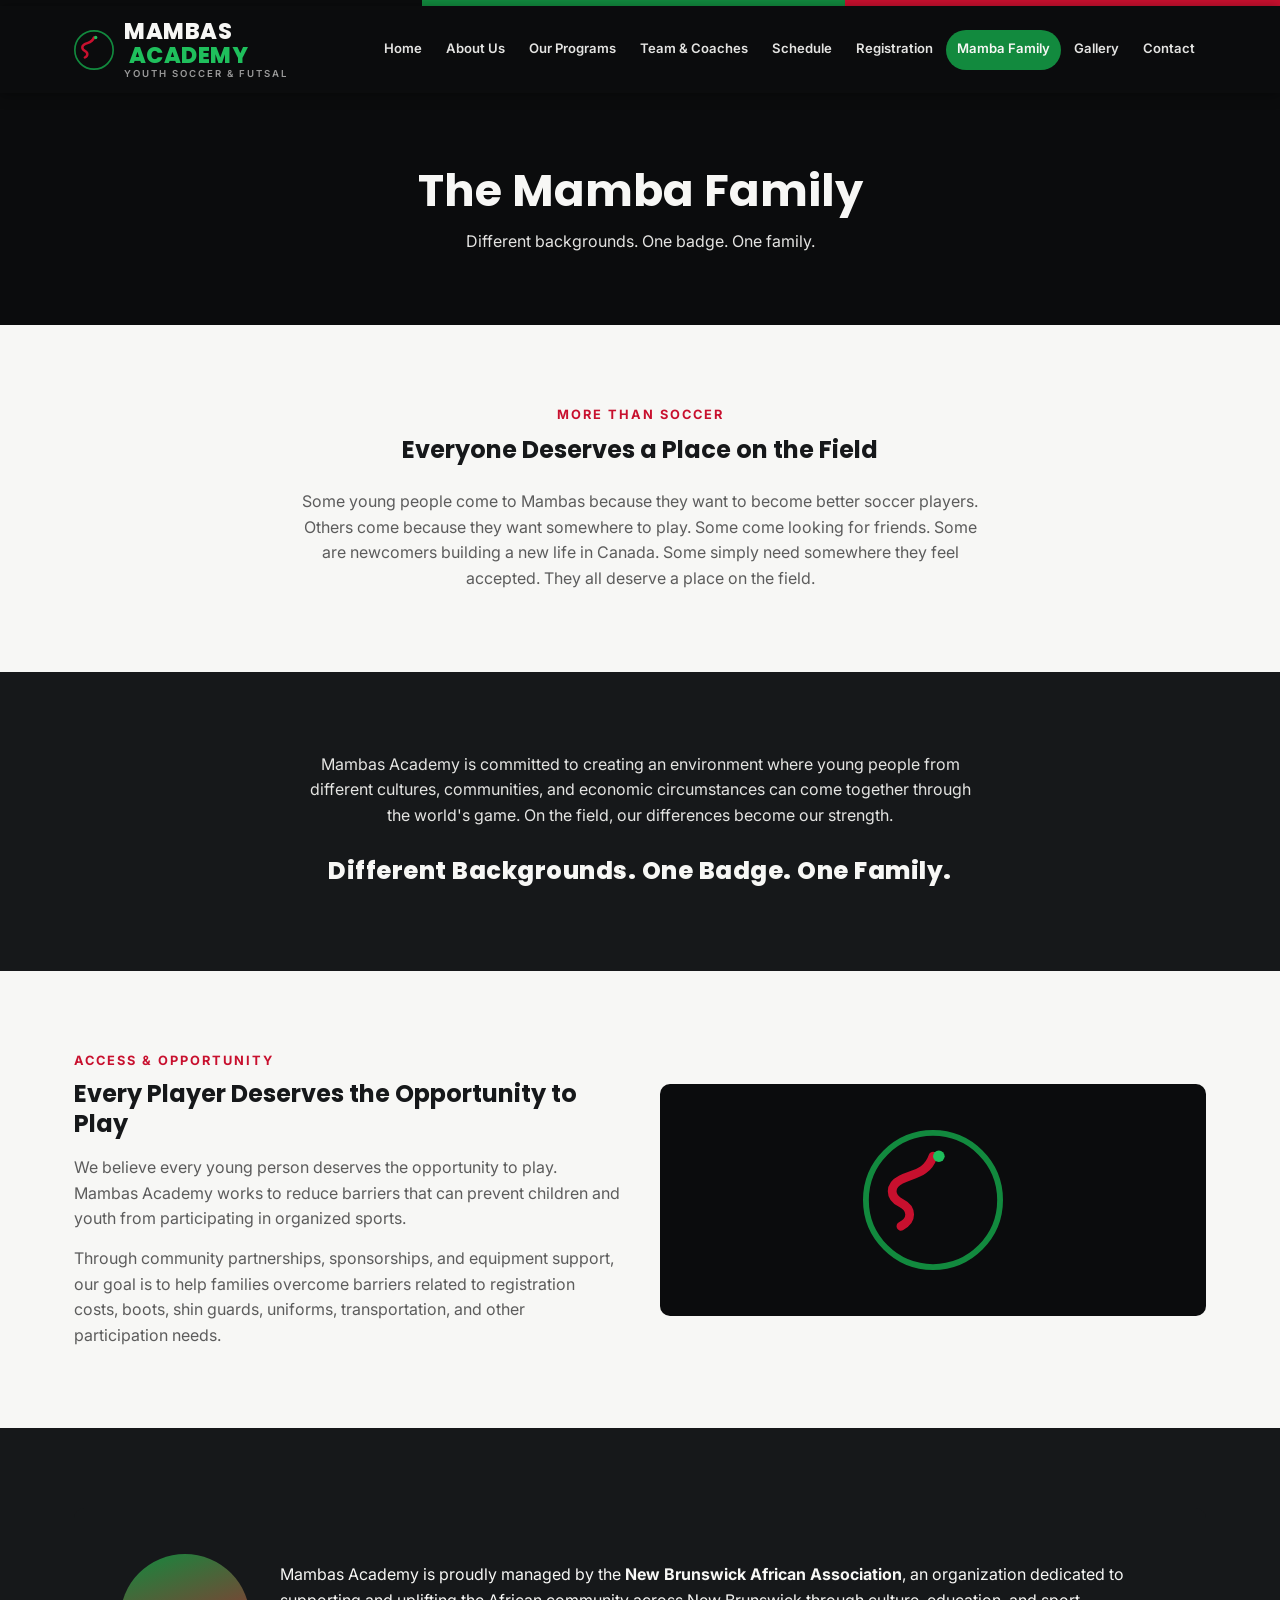
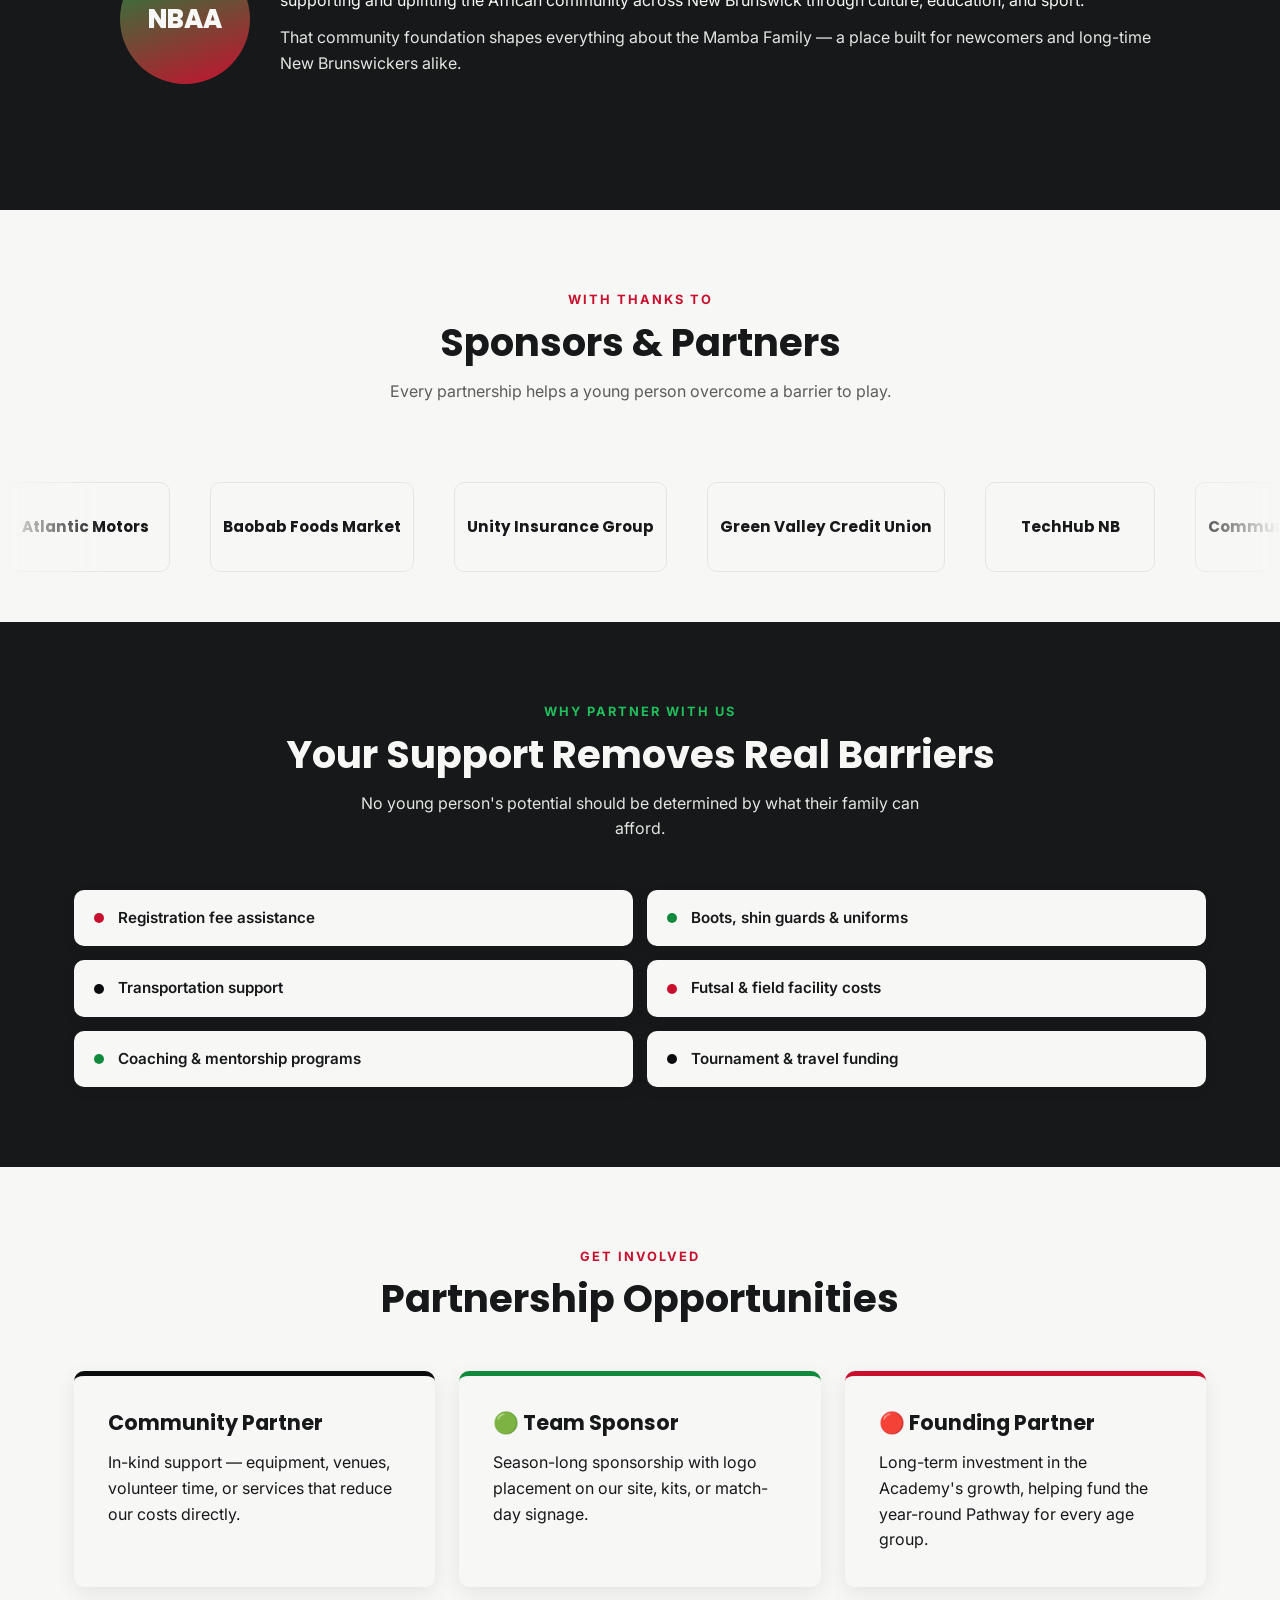
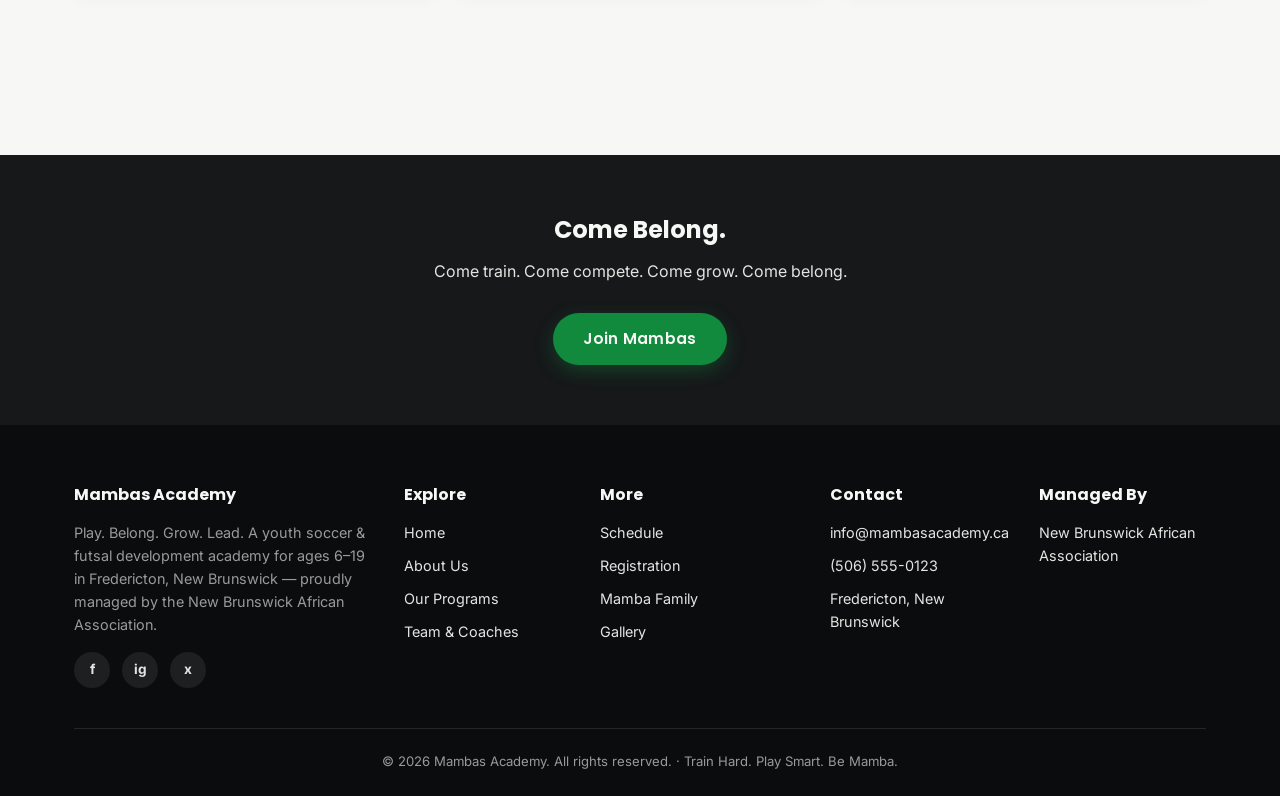
<file: family.html>
<!DOCTYPE html>
<html lang="en">
<head>
<meta charset="UTF-8">
<meta name="viewport" content="width=device-width, initial-scale=1.0">
<title>Mambas Academy — Mamba Family</title>
<meta name="description" content="Different backgrounds. One badge. One family. Community, access & opportunity, and our sponsors & partners.">
<link rel="preconnect" href="https://fonts.googleapis.com">
<link href="https://fonts.googleapis.com/css2?family=Poppins:wght@700;800&family=Inter:wght@400;500;600;700&display=swap" rel="stylesheet">
<link rel="stylesheet" href="css/style.css">
</head>
<body>

<div class="brand-stripe"></div>

<!-- ===== NAVBAR ===== -->
<header class="navbar">
  <div class="nav-container">
    <a href="index.html" class="logo">
      <svg class="mark" viewBox="0 0 48 48" xmlns="http://www.w3.org/2000/svg">
        <circle cx="24" cy="24" r="23" fill="#0b0c0d" stroke="#128a3e" stroke-width="2"/>
        <path d="M13 33c4-2 4-6 0-8s-4-6 0-8 9-2 11-8" stroke="#c8102e" stroke-width="3" fill="none" stroke-linecap="round"/>
        <circle cx="26" cy="9" r="2" fill="#1fbf5c"/>
      </svg>
      <span class="logo-stack">MAMBAS<span class="fc">&nbsp;ACADEMY</span><span class="sub-brand">Youth Soccer &amp; Futsal</span></span>
    </a>
    <nav class="nav-links">
      <a href="index.html" data-page="index.html">Home</a>
      <a href="about.html" data-page="about.html">About Us</a>
      <a href="programs.html" data-page="programs.html">Our Programs</a>
      <a href="teams.html" data-page="teams.html">Team &amp; Coaches</a>
      <a href="schedule.html" data-page="schedule.html">Schedule</a>
      <a href="registration.html" data-page="registration.html">Registration</a>
      <a href="family.html" data-page="family.html">Mamba Family</a>
      <a href="gallery.html" data-page="gallery.html">Gallery</a>
      <a href="contact.html" data-page="contact.html">Contact</a>
    </nav>
    <button class="nav-toggle" aria-label="Toggle menu">
      <span></span><span></span><span></span>
    </button>
  </div>
</header>

<!-- ===== PAGE HEADER ===== -->
<section class="page-header">
  <div class="container">
    <h1>The Mamba Family</h1>
    <p>Different backgrounds. One badge. One family.</p>
  </div>
</section>

<!-- ===== MORE THAN SOCCER ===== -->
<section class="section">
  <div class="container" style="text-align:center;">
    <span class="section-eyebrow">More Than Soccer</span>
    <h2 style="max-width:720px; margin:10px auto 24px;">Everyone Deserves a Place on the Field</h2>
    <p style="color:var(--grey-dark); max-width:680px; margin:0 auto;">Some young people come to Mambas because they want to become better soccer players. Others come because they want somewhere to play. Some come looking for friends. Some are newcomers building a new life in Canada. Some simply need somewhere they feel accepted. They all deserve a place on the field.</p>
  </div>
</section>

<!-- ===== ONE BADGE ONE FAMILY ===== -->
<section class="section section-alt" style="text-align:center;">
  <div class="container">
    <p style="color:var(--grey-light); max-width:680px; margin:0 auto 24px;">Mambas Academy is committed to creating an environment where young people from different cultures, communities, and economic circumstances can come together through the world's game. On the field, our differences become our strength.</p>
    <p style="font-family:var(--font-heading); font-weight:800; font-size:1.5rem; color:var(--white); letter-spacing:0.5px;">Different Backgrounds. One Badge. One Family.</p>
  </div>
</section>

<!-- ===== ACCESS ===== -->
<section class="section">
  <div class="container about-lead">
    <div>
      <span class="section-eyebrow">Access &amp; Opportunity</span>
      <h2 style="margin-bottom:16px;">Every Player Deserves the Opportunity to Play</h2>
      <p style="color:var(--grey-dark); margin-bottom:14px;">We believe every young person deserves the opportunity to play. Mambas Academy works to reduce barriers that can prevent children and youth from participating in organized sports.</p>
      <p style="color:var(--grey-dark);">Through community partnerships, sponsorships, and equipment support, our goal is to help families overcome barriers related to registration costs, boots, shin guards, uniforms, transportation, and other participation needs.</p>
    </div>
    <div class="about-block">
      <svg class="crest" viewBox="0 0 48 48" xmlns="http://www.w3.org/2000/svg">
        <circle cx="24" cy="24" r="23" fill="#0b0c0d" stroke="#128a3e" stroke-width="2"/>
        <path d="M13 33c4-2 4-6 0-8s-4-6 0-8 9-2 11-8" stroke="#c8102e" stroke-width="3" fill="none" stroke-linecap="round"/>
        <circle cx="26" cy="9" r="2" fill="#1fbf5c"/>
      </svg>
    </div>
  </div>
</section>

<!-- ===== NBAA ===== -->
<section class="section section-alt">
  <div class="container">
    <div class="manager-box">
      <div class="manager-badge">NBAA</div>
      <div>
        <p style="margin-bottom:12px;">Mambas Academy is proudly managed by the <strong>New Brunswick African Association</strong>, an organization dedicated to supporting and uplifting the African community across New Brunswick through culture, education, and sport.</p>
        <p style="color:var(--grey-light);">That community foundation shapes everything about the Mamba Family — a place built for newcomers and long-time New Brunswickers alike.</p>
      </div>
    </div>
  </div>
</section>

<!-- ===== SPONSORS & PARTNERS ===== -->
<section class="section" id="sponsors" style="padding-bottom:20px;">
  <div class="container">
    <div class="section-head">
      <span class="section-eyebrow">With Thanks To</span>
      <h2>Sponsors &amp; Partners</h2>
      <p>Every partnership helps a young person overcome a barrier to play.</p>
    </div>
  </div>
  <div class="marquee-wrap">
    <!-- Placeholder logo tiles — replace with real sponsor logo images -->
    <div class="marquee-track">
      <div class="logo-tile">Atlantic Motors</div>
      <div class="logo-tile">Baobab Foods Market</div>
      <div class="logo-tile">Unity Insurance Group</div>
      <div class="logo-tile">Green Valley Credit Union</div>
      <div class="logo-tile">TechHub NB</div>
      <div class="logo-tile">Community Health Partners</div>
      <div class="logo-tile">Fresh Harvest Grocers</div>
      <div class="logo-tile">Bridgehouse Realty</div>
      <div class="logo-tile">Atlantic Motors</div>
      <div class="logo-tile">Baobab Foods Market</div>
      <div class="logo-tile">Unity Insurance Group</div>
      <div class="logo-tile">Green Valley Credit Union</div>
      <div class="logo-tile">TechHub NB</div>
      <div class="logo-tile">Community Health Partners</div>
      <div class="logo-tile">Fresh Harvest Grocers</div>
      <div class="logo-tile">Bridgehouse Realty</div>
    </div>
  </div>
</section>

<!-- ===== WHY PARTNER ===== -->
<section class="section section-alt">
  <div class="container">
    <div class="section-head">
      <span class="section-eyebrow">Why Partner With Us</span>
      <h2>Your Support Removes Real Barriers</h2>
      <p>No young person's potential should be determined by what their family can afford.</p>
    </div>
    <div class="program-list">
      <div class="program-item"><span class="dot"></span> Registration fee assistance</div>
      <div class="program-item"><span class="dot"></span> Boots, shin guards &amp; uniforms</div>
      <div class="program-item"><span class="dot"></span> Transportation support</div>
      <div class="program-item"><span class="dot"></span> Futsal &amp; field facility costs</div>
      <div class="program-item"><span class="dot"></span> Coaching &amp; mentorship programs</div>
      <div class="program-item"><span class="dot"></span> Tournament &amp; travel funding</div>
    </div>
  </div>
</section>

<!-- ===== PARTNERSHIP TIERS ===== -->
<section class="section">
  <div class="container">
    <div class="section-head">
      <span class="section-eyebrow">Get Involved</span>
      <h2>Partnership Opportunities</h2>
    </div>
    <div class="grid grid-3">
      <div class="card vm-card" style="border-top-color:var(--black);">
        <h3>Community Partner</h3>
        <p>In-kind support — equipment, venues, volunteer time, or services that reduce our costs directly.</p>
      </div>
      <div class="vm-card">
        <h3>🟢 Team Sponsor</h3>
        <p>Season-long sponsorship with logo placement on our site, kits, or match-day signage.</p>
      </div>
      <div class="vm-card mission">
        <h3>🔴 Founding Partner</h3>
        <p>Long-term investment in the Academy's growth, helping fund the year-round Pathway for every age group.</p>
      </div>
    </div>
    <div style="text-align:center; margin-top:36px;">
      <a href="contact.html" class="btn btn-outline">Become a Partner</a>
    </div>
  </div>
</section>

<!-- ===== CTA ===== -->
<section class="section-tight section-alt" style="text-align:center;">
  <div class="container">
    <h2 style="margin-bottom:14px; color:var(--white);">Come Belong.</h2>
    <p style="color:var(--grey-light); max-width:560px; margin:0 auto 28px;">Come train. Come compete. Come grow. Come belong.</p>
    <a href="registration.html" class="btn btn-primary">Join Mambas</a>
  </div>
</section>

<!-- ===== FOOTER ===== -->
<footer class="footer">
  <div class="container">
    <div class="footer-grid">
      <div>
        <h4>Mambas Academy</h4>
        <p>Play. Belong. Grow. Lead. A youth soccer &amp; futsal development academy for ages 6–19 in Fredericton, New Brunswick — proudly managed by the New Brunswick African Association.</p>
        <div class="social-links">
          <a href="#" aria-label="Facebook">f</a>
          <a href="#" aria-label="Instagram">ig</a>
          <a href="#" aria-label="Twitter/X">x</a>
        </div>
      </div>
      <div>
        <h4>Explore</h4>
        <ul>
          <li><a href="index.html">Home</a></li>
          <li><a href="about.html">About Us</a></li>
          <li><a href="programs.html">Our Programs</a></li>
          <li><a href="teams.html">Team &amp; Coaches</a></li>
        </ul>
      </div>
      <div>
        <h4>More</h4>
        <ul>
          <li><a href="schedule.html">Schedule</a></li>
          <li><a href="registration.html">Registration</a></li>
          <li><a href="family.html">Mamba Family</a></li>
          <li><a href="gallery.html">Gallery</a></li>
        </ul>
      </div>
      <div>
        <h4>Contact</h4>
        <ul>
          <li>info@mambasacademy.ca</li>
          <li>(506) 555-0123</li>
          <li>Fredericton, New Brunswick</li>
        </ul>
      </div>
      <div>
        <h4>Managed By</h4>
        <ul>
          <li>New Brunswick African Association</li>
        </ul>
      </div>
    </div>
    <div class="footer-bottom">
      &copy; 2026 Mambas Academy. All rights reserved. &middot; Train Hard. Play Smart. Be Mamba.
    </div>
  </div>
</footer>

<script src="js/main.js"></script>
</body>
</html>
</file>
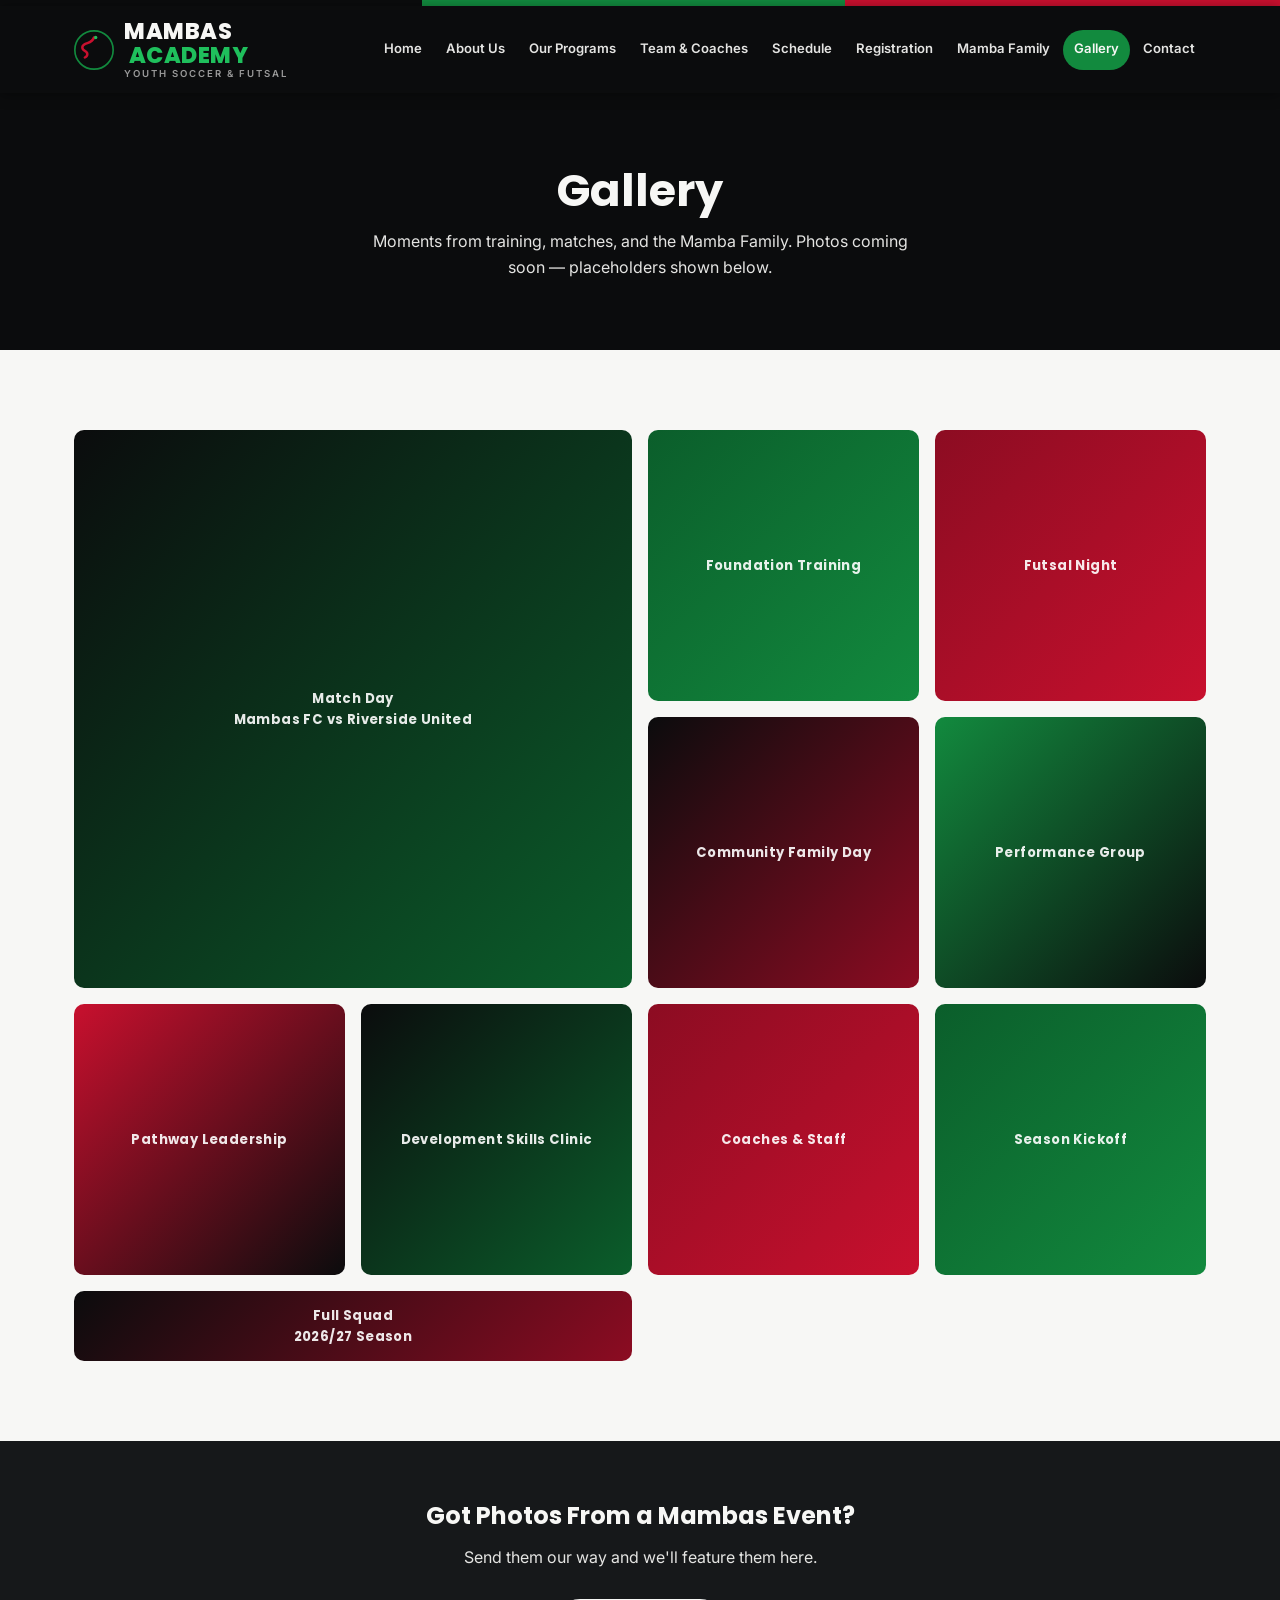
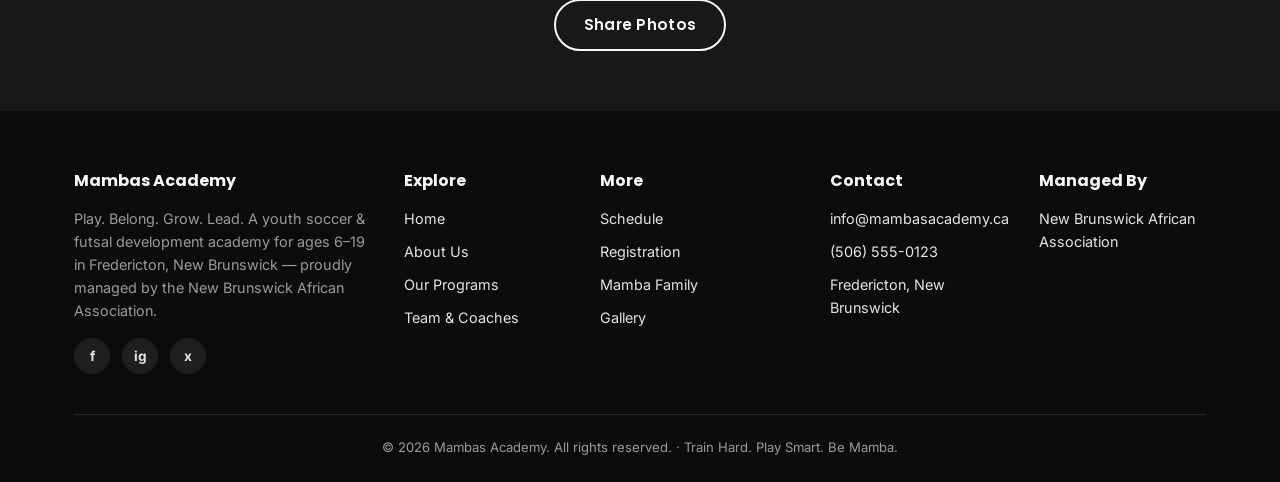
<file: gallery.html>
<!DOCTYPE html>
<html lang="en">
<head>
<meta charset="UTF-8">
<meta name="viewport" content="width=device-width, initial-scale=1.0">
<title>Mambas Academy — Gallery</title>
<meta name="description" content="Photos from training, matches, and community moments at Mambas Academy.">
<link rel="preconnect" href="https://fonts.googleapis.com">
<link href="https://fonts.googleapis.com/css2?family=Poppins:wght@700;800&family=Inter:wght@400;500;600;700&display=swap" rel="stylesheet">
<link rel="stylesheet" href="css/style.css">
</head>
<body>

<div class="brand-stripe"></div>

<!-- ===== NAVBAR ===== -->
<header class="navbar">
  <div class="nav-container">
    <a href="index.html" class="logo">
      <svg class="mark" viewBox="0 0 48 48" xmlns="http://www.w3.org/2000/svg">
        <circle cx="24" cy="24" r="23" fill="#0b0c0d" stroke="#128a3e" stroke-width="2"/>
        <path d="M13 33c4-2 4-6 0-8s-4-6 0-8 9-2 11-8" stroke="#c8102e" stroke-width="3" fill="none" stroke-linecap="round"/>
        <circle cx="26" cy="9" r="2" fill="#1fbf5c"/>
      </svg>
      <span class="logo-stack">MAMBAS<span class="fc">&nbsp;ACADEMY</span><span class="sub-brand">Youth Soccer &amp; Futsal</span></span>
    </a>
    <nav class="nav-links">
      <a href="index.html" data-page="index.html">Home</a>
      <a href="about.html" data-page="about.html">About Us</a>
      <a href="programs.html" data-page="programs.html">Our Programs</a>
      <a href="teams.html" data-page="teams.html">Team &amp; Coaches</a>
      <a href="schedule.html" data-page="schedule.html">Schedule</a>
      <a href="registration.html" data-page="registration.html">Registration</a>
      <a href="family.html" data-page="family.html">Mamba Family</a>
      <a href="gallery.html" data-page="gallery.html">Gallery</a>
      <a href="contact.html" data-page="contact.html">Contact</a>
    </nav>
    <button class="nav-toggle" aria-label="Toggle menu">
      <span></span><span></span><span></span>
    </button>
  </div>
</header>

<!-- ===== PAGE HEADER ===== -->
<section class="page-header">
  <div class="container">
    <h1>Gallery</h1>
    <p>Moments from training, matches, and the Mamba Family. Photos coming soon — placeholders shown below.</p>
  </div>
</section>

<!-- ===== GALLERY GRID ===== -->
<section class="section">
  <div class="container">
    <!-- Placeholder tiles — swap for real match/training/community photos -->
    <div class="gallery-grid">
      <div class="gallery-tile big t1">Match Day<br>Mambas FC vs Riverside United</div>
      <div class="gallery-tile t2">Foundation Training</div>
      <div class="gallery-tile t3">Futsal Night</div>
      <div class="gallery-tile t4">Community Family Day</div>
      <div class="gallery-tile t5">Performance Group</div>
      <div class="gallery-tile t6">Pathway Leadership</div>
      <div class="gallery-tile t1">Development Skills Clinic</div>
      <div class="gallery-tile t3">Coaches &amp; Staff</div>
      <div class="gallery-tile t2">Season Kickoff</div>
      <div class="gallery-tile big t4">Full Squad<br>2026/27 Season</div>
    </div>
  </div>
</section>

<!-- ===== CTA ===== -->
<section class="section-tight section-alt" style="text-align:center;">
  <div class="container">
    <h2 style="margin-bottom:14px; color:var(--white);">Got Photos From a Mambas Event?</h2>
    <p style="color:var(--grey-light); max-width:560px; margin:0 auto 28px;">Send them our way and we'll feature them here.</p>
    <a href="contact.html" class="btn btn-outline">Share Photos</a>
  </div>
</section>

<!-- ===== FOOTER ===== -->
<footer class="footer">
  <div class="container">
    <div class="footer-grid">
      <div>
        <h4>Mambas Academy</h4>
        <p>Play. Belong. Grow. Lead. A youth soccer &amp; futsal development academy for ages 6–19 in Fredericton, New Brunswick — proudly managed by the New Brunswick African Association.</p>
        <div class="social-links">
          <a href="#" aria-label="Facebook">f</a>
          <a href="#" aria-label="Instagram">ig</a>
          <a href="#" aria-label="Twitter/X">x</a>
        </div>
      </div>
      <div>
        <h4>Explore</h4>
        <ul>
          <li><a href="index.html">Home</a></li>
          <li><a href="about.html">About Us</a></li>
          <li><a href="programs.html">Our Programs</a></li>
          <li><a href="teams.html">Team &amp; Coaches</a></li>
        </ul>
      </div>
      <div>
        <h4>More</h4>
        <ul>
          <li><a href="schedule.html">Schedule</a></li>
          <li><a href="registration.html">Registration</a></li>
          <li><a href="family.html">Mamba Family</a></li>
          <li><a href="gallery.html">Gallery</a></li>
        </ul>
      </div>
      <div>
        <h4>Contact</h4>
        <ul>
          <li>info@mambasacademy.ca</li>
          <li>(506) 555-0123</li>
          <li>Fredericton, New Brunswick</li>
        </ul>
      </div>
      <div>
        <h4>Managed By</h4>
        <ul>
          <li>New Brunswick African Association</li>
        </ul>
      </div>
    </div>
    <div class="footer-bottom">
      &copy; 2026 Mambas Academy. All rights reserved. &middot; Train Hard. Play Smart. Be Mamba.
    </div>
  </div>
</footer>

<script src="js/main.js"></script>
</body>
</html>
</file>
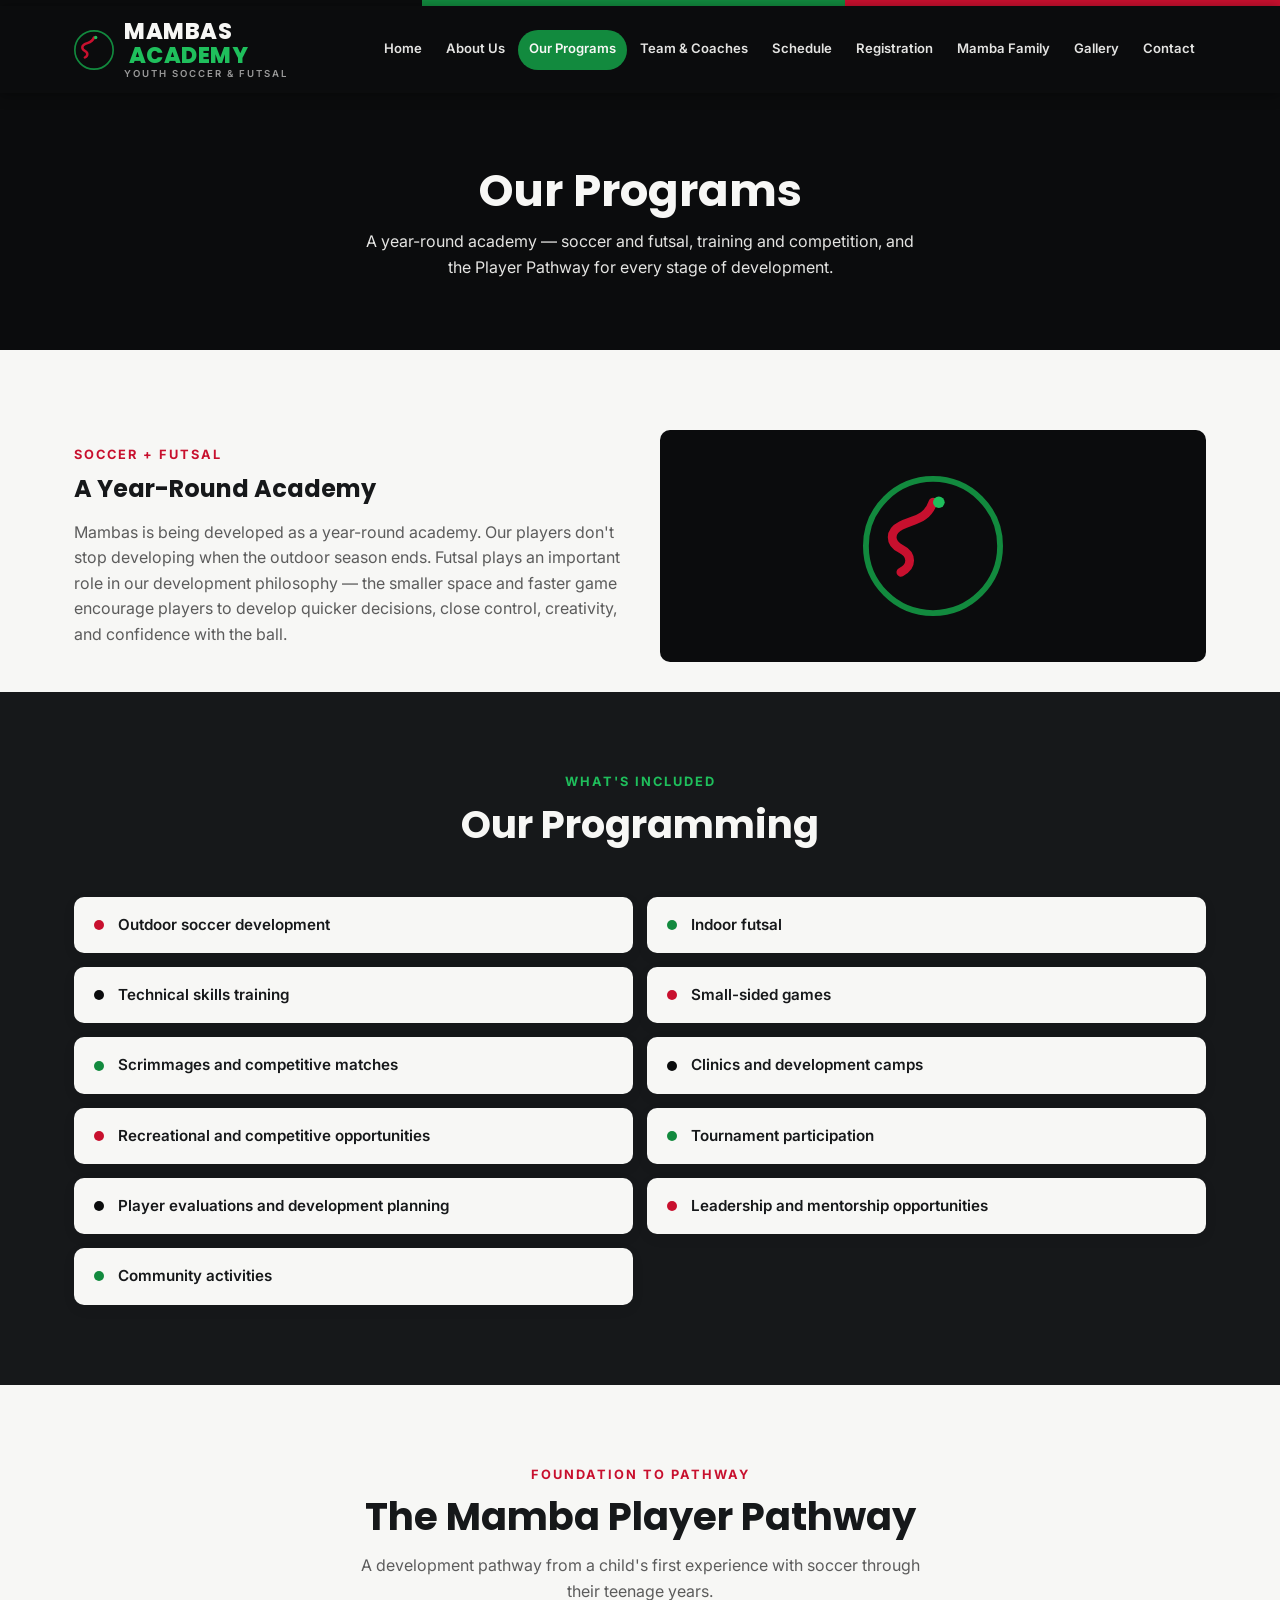
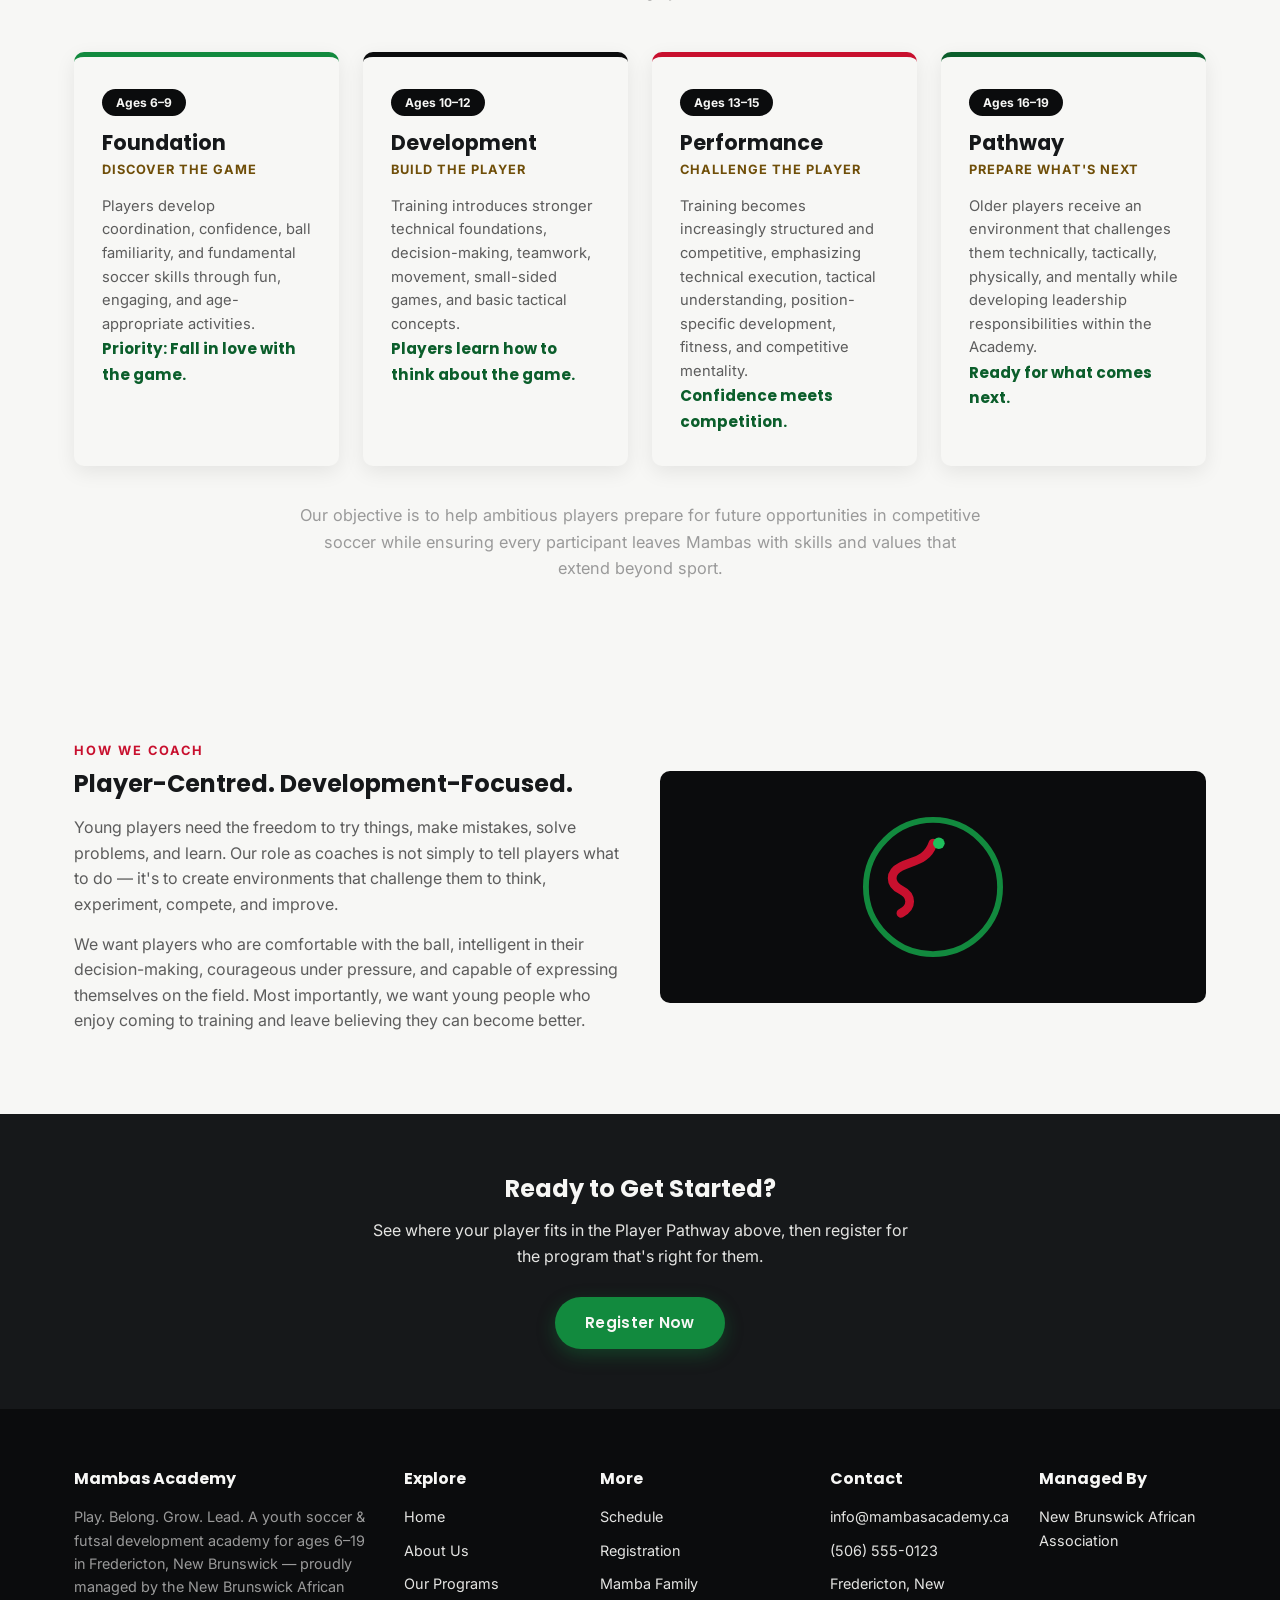
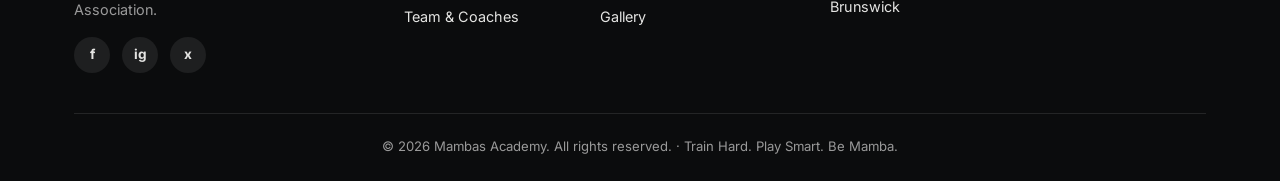
<file: programs.html>
<!DOCTYPE html>
<html lang="en">
<head>
<meta charset="UTF-8">
<meta name="viewport" content="width=device-width, initial-scale=1.0">
<title>Mambas Academy — Our Programs</title>
<meta name="description" content="Soccer and futsal programming and the Player Pathway for ages 6–19 at Mambas Academy, Fredericton NB.">
<link rel="preconnect" href="https://fonts.googleapis.com">
<link href="https://fonts.googleapis.com/css2?family=Poppins:wght@700;800&family=Inter:wght@400;500;600;700&display=swap" rel="stylesheet">
<link rel="stylesheet" href="css/style.css">
</head>
<body>

<div class="brand-stripe"></div>

<!-- ===== NAVBAR ===== -->
<header class="navbar">
  <div class="nav-container">
    <a href="index.html" class="logo">
      <svg class="mark" viewBox="0 0 48 48" xmlns="http://www.w3.org/2000/svg">
        <circle cx="24" cy="24" r="23" fill="#0b0c0d" stroke="#128a3e" stroke-width="2"/>
        <path d="M13 33c4-2 4-6 0-8s-4-6 0-8 9-2 11-8" stroke="#c8102e" stroke-width="3" fill="none" stroke-linecap="round"/>
        <circle cx="26" cy="9" r="2" fill="#1fbf5c"/>
      </svg>
      <span class="logo-stack">MAMBAS<span class="fc">&nbsp;ACADEMY</span><span class="sub-brand">Youth Soccer &amp; Futsal</span></span>
    </a>
    <nav class="nav-links">
      <a href="index.html" data-page="index.html">Home</a>
      <a href="about.html" data-page="about.html">About Us</a>
      <a href="programs.html" data-page="programs.html">Our Programs</a>
      <a href="teams.html" data-page="teams.html">Team &amp; Coaches</a>
      <a href="schedule.html" data-page="schedule.html">Schedule</a>
      <a href="registration.html" data-page="registration.html">Registration</a>
      <a href="family.html" data-page="family.html">Mamba Family</a>
      <a href="gallery.html" data-page="gallery.html">Gallery</a>
      <a href="contact.html" data-page="contact.html">Contact</a>
    </nav>
    <button class="nav-toggle" aria-label="Toggle menu">
      <span></span><span></span><span></span>
    </button>
  </div>
</header>

<!-- ===== PAGE HEADER ===== -->
<section class="page-header">
  <div class="container">
    <h1>Our Programs</h1>
    <p>A year-round academy — soccer and futsal, training and competition, and the Player Pathway for every stage of development.</p>
  </div>
</section>

<!-- ===== INTRO ===== -->
<section class="section" style="padding-bottom:30px;">
  <div class="container about-lead">
    <div>
      <span class="section-eyebrow">Soccer + Futsal</span>
      <h2 style="margin-bottom:16px;">A Year-Round Academy</h2>
      <p style="color:var(--grey-dark);">Mambas is being developed as a year-round academy. Our players don't stop developing when the outdoor season ends. Futsal plays an important role in our development philosophy — the smaller space and faster game encourage players to develop quicker decisions, close control, creativity, and confidence with the ball.</p>
    </div>
    <div class="about-block">
      <svg class="crest" viewBox="0 0 48 48" xmlns="http://www.w3.org/2000/svg">
        <circle cx="24" cy="24" r="23" fill="#0b0c0d" stroke="#128a3e" stroke-width="2"/>
        <path d="M13 33c4-2 4-6 0-8s-4-6 0-8 9-2 11-8" stroke="#c8102e" stroke-width="3" fill="none" stroke-linecap="round"/>
        <circle cx="26" cy="9" r="2" fill="#1fbf5c"/>
      </svg>
    </div>
  </div>
</section>

<!-- ===== PROGRAM LIST ===== -->
<section class="section section-alt">
  <div class="container">
    <div class="section-head">
      <span class="section-eyebrow">What's Included</span>
      <h2>Our Programming</h2>
    </div>
    <div class="program-list">
      <div class="program-item"><span class="dot"></span> Outdoor soccer development</div>
      <div class="program-item"><span class="dot"></span> Indoor futsal</div>
      <div class="program-item"><span class="dot"></span> Technical skills training</div>
      <div class="program-item"><span class="dot"></span> Small-sided games</div>
      <div class="program-item"><span class="dot"></span> Scrimmages and competitive matches</div>
      <div class="program-item"><span class="dot"></span> Clinics and development camps</div>
      <div class="program-item"><span class="dot"></span> Recreational and competitive opportunities</div>
      <div class="program-item"><span class="dot"></span> Tournament participation</div>
      <div class="program-item"><span class="dot"></span> Player evaluations and development planning</div>
      <div class="program-item"><span class="dot"></span> Leadership and mentorship opportunities</div>
      <div class="program-item"><span class="dot"></span> Community activities</div>
    </div>
  </div>
</section>

<!-- ===== PLAYER PATHWAY ===== -->
<section class="section" id="pathway">
  <div class="container">
    <div class="section-head">
      <span class="section-eyebrow">Foundation to Pathway</span>
      <h2>The Mamba Player Pathway</h2>
      <p>A development pathway from a child's first experience with soccer through their teenage years.</p>
    </div>
    <div class="grid grid-4">
      <div class="stage-card">
        <span class="stage-ages">Ages 6–9</span>
        <h3>Foundation</h3>
        <span class="stage-tag">Discover the Game</span>
        <p>Players develop coordination, confidence, ball familiarity, and fundamental soccer skills through fun, engaging, and age-appropriate activities.</p>
        <span class="stage-focus">Priority: Fall in love with the game.</span>
      </div>
      <div class="stage-card">
        <span class="stage-ages">Ages 10–12</span>
        <h3>Development</h3>
        <span class="stage-tag">Build the Player</span>
        <p>Training introduces stronger technical foundations, decision-making, teamwork, movement, small-sided games, and basic tactical concepts.</p>
        <span class="stage-focus">Players learn how to think about the game.</span>
      </div>
      <div class="stage-card">
        <span class="stage-ages">Ages 13–15</span>
        <h3>Performance</h3>
        <span class="stage-tag">Challenge the Player</span>
        <p>Training becomes increasingly structured and competitive, emphasizing technical execution, tactical understanding, position-specific development, fitness, and competitive mentality.</p>
        <span class="stage-focus">Confidence meets competition.</span>
      </div>
      <div class="stage-card">
        <span class="stage-ages">Ages 16–19</span>
        <h3>Pathway</h3>
        <span class="stage-tag">Prepare What's Next</span>
        <p>Older players receive an environment that challenges them technically, tactically, physically, and mentally while developing leadership responsibilities within the Academy.</p>
        <span class="stage-focus">Ready for what comes next.</span>
      </div>
    </div>
    <p style="text-align:center; max-width:680px; margin:36px auto 0; color:var(--grey); font-size:1.02rem;">Our objective is to help ambitious players prepare for future opportunities in competitive soccer while ensuring every participant leaves Mambas with skills and values that extend beyond sport.</p>
  </div>
</section>

<!-- ===== COACHING PHILOSOPHY ===== -->
<section class="section">
  <div class="container about-lead">
    <div class="about-block" style="order:2;">
      <svg class="crest" viewBox="0 0 48 48" xmlns="http://www.w3.org/2000/svg">
        <circle cx="24" cy="24" r="23" fill="#0b0c0d" stroke="#128a3e" stroke-width="2"/>
        <path d="M13 33c4-2 4-6 0-8s-4-6 0-8 9-2 11-8" stroke="#c8102e" stroke-width="3" fill="none" stroke-linecap="round"/>
        <circle cx="26" cy="9" r="2" fill="#1fbf5c"/>
      </svg>
    </div>
    <div>
      <span class="section-eyebrow">How We Coach</span>
      <h2 style="margin-bottom:16px;">Player-Centred. Development-Focused.</h2>
      <p style="color:var(--grey-dark); margin-bottom:14px;">Young players need the freedom to try things, make mistakes, solve problems, and learn. Our role as coaches is not simply to tell players what to do — it's to create environments that challenge them to think, experiment, compete, and improve.</p>
      <p style="color:var(--grey-dark);">We want players who are comfortable with the ball, intelligent in their decision-making, courageous under pressure, and capable of expressing themselves on the field. Most importantly, we want young people who enjoy coming to training and leave believing they can become better.</p>
    </div>
  </div>
</section>

<!-- ===== CTA ===== -->
<section class="section-tight section-alt" style="text-align:center;">
  <div class="container">
    <h2 style="margin-bottom:14px; color:var(--white);">Ready to Get Started?</h2>
    <p style="color:var(--grey-light); max-width:560px; margin:0 auto 28px;">See where your player fits in the Player Pathway above, then register for the program that's right for them.</p>
    <a href="registration.html" class="btn btn-primary">Register Now</a>
  </div>
</section>

<!-- ===== FOOTER ===== -->
<footer class="footer">
  <div class="container">
    <div class="footer-grid">
      <div>
        <h4>Mambas Academy</h4>
        <p>Play. Belong. Grow. Lead. A youth soccer &amp; futsal development academy for ages 6–19 in Fredericton, New Brunswick — proudly managed by the New Brunswick African Association.</p>
        <div class="social-links">
          <a href="#" aria-label="Facebook">f</a>
          <a href="#" aria-label="Instagram">ig</a>
          <a href="#" aria-label="Twitter/X">x</a>
        </div>
      </div>
      <div>
        <h4>Explore</h4>
        <ul>
          <li><a href="index.html">Home</a></li>
          <li><a href="about.html">About Us</a></li>
          <li><a href="programs.html">Our Programs</a></li>
          <li><a href="teams.html">Team &amp; Coaches</a></li>
        </ul>
      </div>
      <div>
        <h4>More</h4>
        <ul>
          <li><a href="schedule.html">Schedule</a></li>
          <li><a href="registration.html">Registration</a></li>
          <li><a href="family.html">Mamba Family</a></li>
          <li><a href="gallery.html">Gallery</a></li>
        </ul>
      </div>
      <div>
        <h4>Contact</h4>
        <ul>
          <li>info@mambasacademy.ca</li>
          <li>(506) 555-0123</li>
          <li>Fredericton, New Brunswick</li>
        </ul>
      </div>
      <div>
        <h4>Managed By</h4>
        <ul>
          <li>New Brunswick African Association</li>
        </ul>
      </div>
    </div>
    <div class="footer-bottom">
      &copy; 2026 Mambas Academy. All rights reserved. &middot; Train Hard. Play Smart. Be Mamba.
    </div>
  </div>
</footer>

<script src="js/main.js"></script>
</body>
</html>
</file>
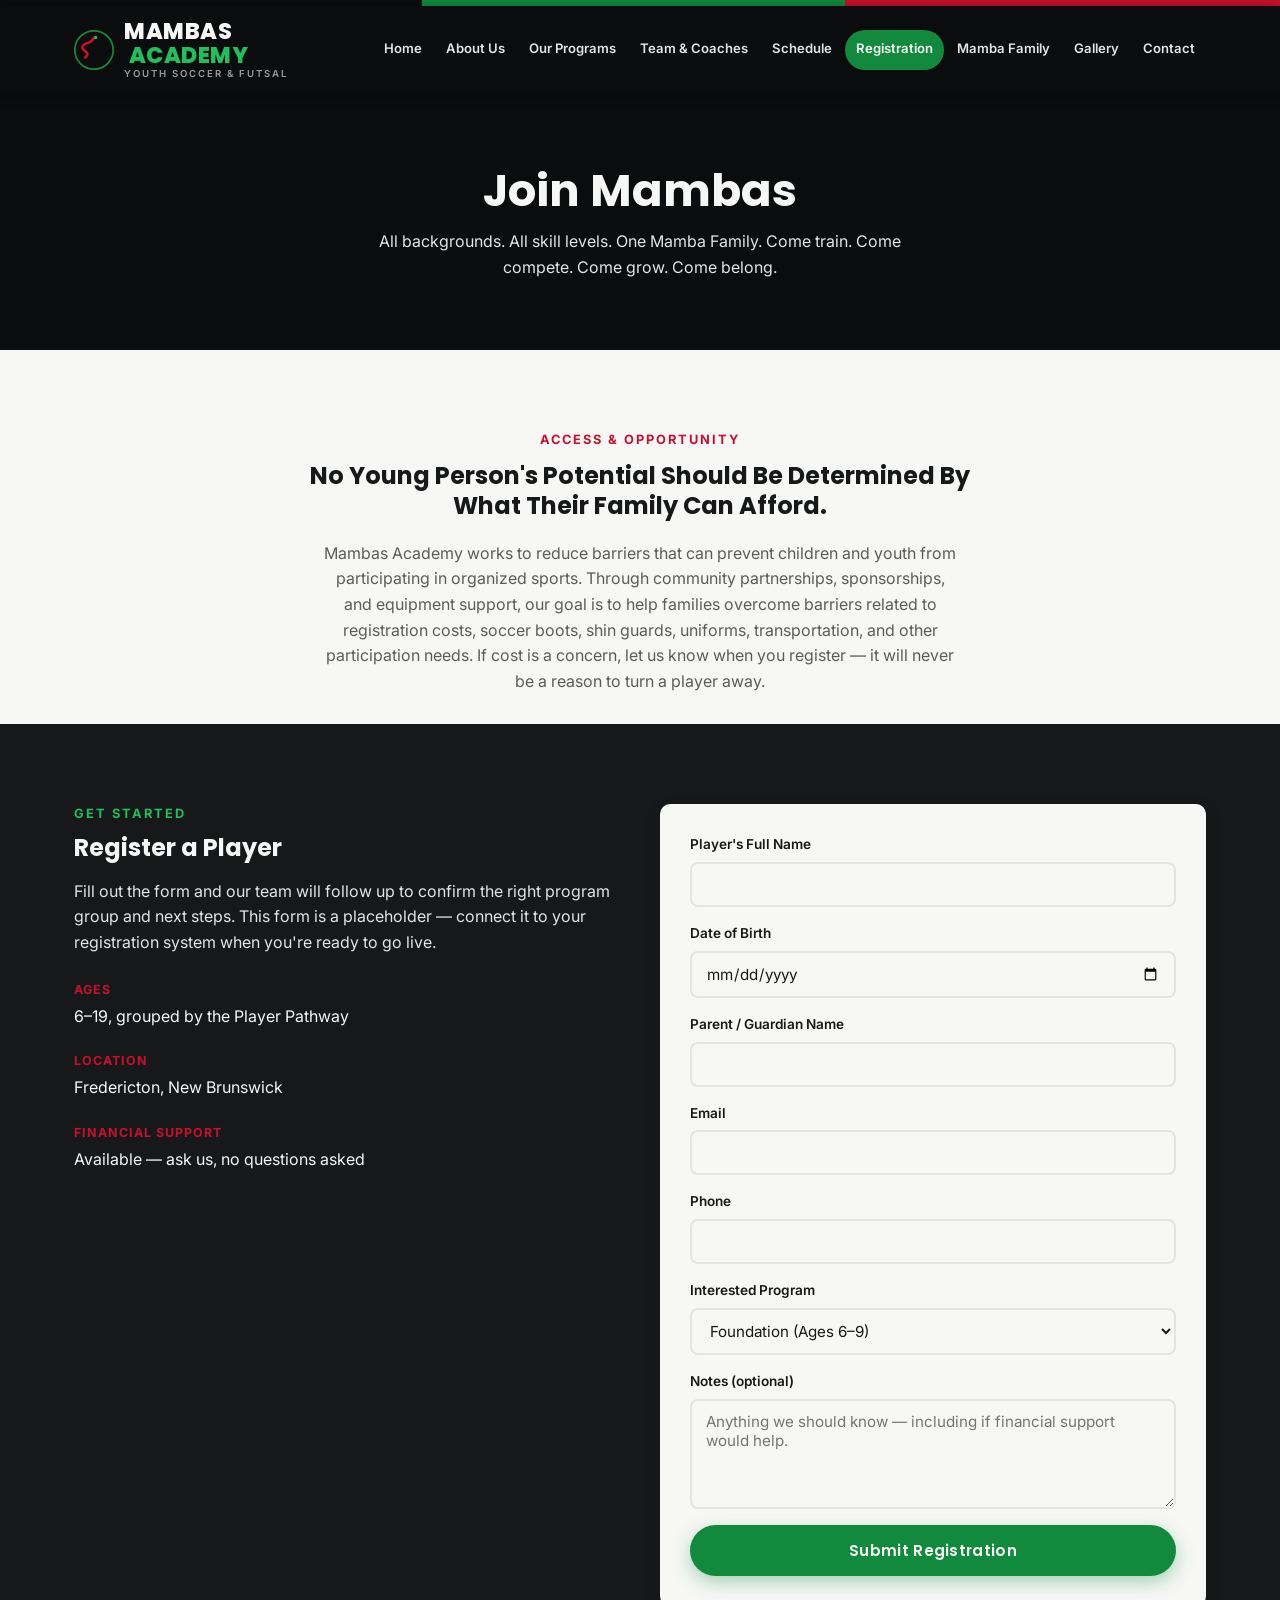
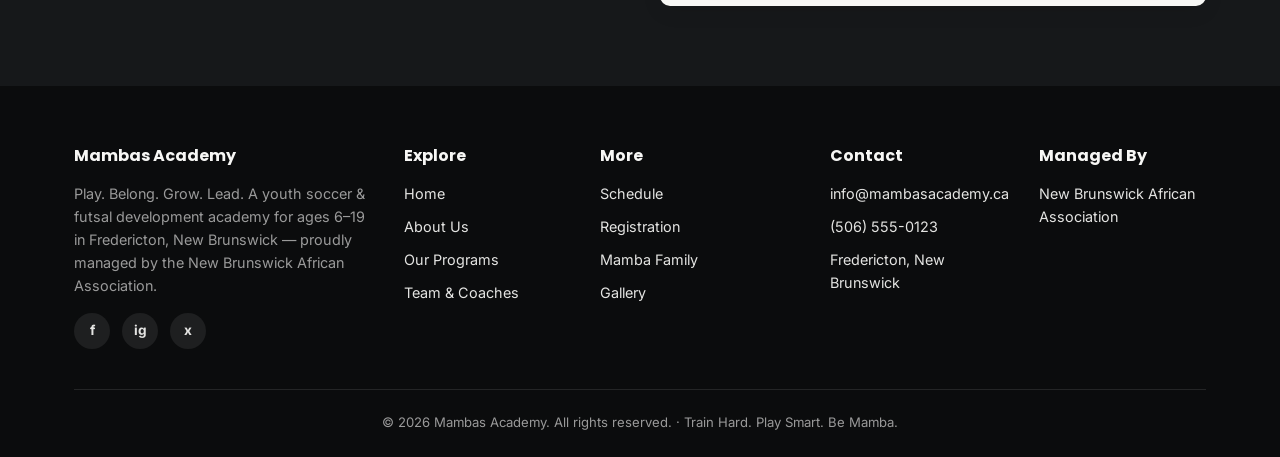
<file: registration.html>
<!DOCTYPE html>
<html lang="en">
<head>
<meta charset="UTF-8">
<meta name="viewport" content="width=device-width, initial-scale=1.0">
<title>Mambas Academy — Registration</title>
<meta name="description" content="Register for Mambas Academy. No young person's potential should be determined by what their family can afford.">
<link rel="preconnect" href="https://fonts.googleapis.com">
<link href="https://fonts.googleapis.com/css2?family=Poppins:wght@700;800&family=Inter:wght@400;500;600;700&display=swap" rel="stylesheet">
<link rel="stylesheet" href="css/style.css">
</head>
<body>

<div class="brand-stripe"></div>

<!-- ===== NAVBAR ===== -->
<header class="navbar">
  <div class="nav-container">
    <a href="index.html" class="logo">
      <svg class="mark" viewBox="0 0 48 48" xmlns="http://www.w3.org/2000/svg">
        <circle cx="24" cy="24" r="23" fill="#0b0c0d" stroke="#128a3e" stroke-width="2"/>
        <path d="M13 33c4-2 4-6 0-8s-4-6 0-8 9-2 11-8" stroke="#c8102e" stroke-width="3" fill="none" stroke-linecap="round"/>
        <circle cx="26" cy="9" r="2" fill="#1fbf5c"/>
      </svg>
      <span class="logo-stack">MAMBAS<span class="fc">&nbsp;ACADEMY</span><span class="sub-brand">Youth Soccer &amp; Futsal</span></span>
    </a>
    <nav class="nav-links">
      <a href="index.html" data-page="index.html">Home</a>
      <a href="about.html" data-page="about.html">About Us</a>
      <a href="programs.html" data-page="programs.html">Our Programs</a>
      <a href="teams.html" data-page="teams.html">Team &amp; Coaches</a>
      <a href="schedule.html" data-page="schedule.html">Schedule</a>
      <a href="registration.html" data-page="registration.html">Registration</a>
      <a href="family.html" data-page="family.html">Mamba Family</a>
      <a href="gallery.html" data-page="gallery.html">Gallery</a>
      <a href="contact.html" data-page="contact.html">Contact</a>
    </nav>
    <button class="nav-toggle" aria-label="Toggle menu">
      <span></span><span></span><span></span>
    </button>
  </div>
</header>

<!-- ===== PAGE HEADER ===== -->
<section class="page-header">
  <div class="container">
    <h1>Join Mambas</h1>
    <p>All backgrounds. All skill levels. One Mamba Family. Come train. Come compete. Come grow. Come belong.</p>
  </div>
</section>

<!-- ===== ACCESS & OPPORTUNITY ===== -->
<section class="section" style="padding-bottom:30px;">
  <div class="container" style="text-align:center;">
    <span class="section-eyebrow">Access &amp; Opportunity</span>
    <h2 style="max-width:700px; margin:10px auto 20px;">No Young Person's Potential Should Be Determined By What Their Family Can Afford.</h2>
    <p style="color:var(--grey-dark); max-width:640px; margin:0 auto;">Mambas Academy works to reduce barriers that can prevent children and youth from participating in organized sports. Through community partnerships, sponsorships, and equipment support, our goal is to help families overcome barriers related to registration costs, soccer boots, shin guards, uniforms, transportation, and other participation needs. If cost is a concern, let us know when you register — it will never be a reason to turn a player away.</p>
  </div>
</section>

<!-- ===== FORM ===== -->
<section class="section section-alt">
  <div class="container">
    <div class="contact-grid">
      <div>
        <span class="section-eyebrow">Get Started</span>
        <h2 style="color:var(--white); margin-bottom:16px;">Register a Player</h2>
        <p style="color:var(--grey-light); margin-bottom:24px;">Fill out the form and our team will follow up to confirm the right program group and next steps. This form is a placeholder — connect it to your registration system when you're ready to go live.</p>
        <div class="contact-info-list">
          <div class="contact-info-item"><span class="label">Ages</span>6–19, grouped by the Player Pathway</div>
          <div class="contact-info-item"><span class="label">Location</span>Fredericton, New Brunswick</div>
          <div class="contact-info-item"><span class="label">Financial Support</span>Available — ask us, no questions asked</div>
        </div>
      </div>
      <form class="contact-form">
        <div class="form-field">
          <label for="reg-player-name">Player's Full Name</label>
          <input type="text" id="reg-player-name" name="playerName" required>
        </div>
        <div class="form-field">
          <label for="reg-dob">Date of Birth</label>
          <input type="date" id="reg-dob" name="dob" required>
        </div>
        <div class="form-field">
          <label for="reg-parent-name">Parent / Guardian Name</label>
          <input type="text" id="reg-parent-name" name="parentName" required>
        </div>
        <div class="form-field">
          <label for="reg-email">Email</label>
          <input type="email" id="reg-email" name="email" required>
        </div>
        <div class="form-field">
          <label for="reg-phone">Phone</label>
          <input type="tel" id="reg-phone" name="phone">
        </div>
        <div class="form-field">
          <label for="reg-program">Interested Program</label>
          <select id="reg-program" name="program">
            <option>Foundation (Ages 6–9)</option>
            <option>Development (Ages 10–12)</option>
            <option>Performance (Ages 13–15)</option>
            <option>Pathway (Ages 16–19)</option>
            <option>Futsal</option>
            <option>Not sure yet</option>
          </select>
        </div>
        <div class="form-field">
          <label for="reg-notes">Notes (optional)</label>
          <textarea id="reg-notes" name="notes" placeholder="Anything we should know — including if financial support would help."></textarea>
        </div>
        <button type="submit" class="btn btn-primary btn-block">Submit Registration</button>
      </form>
    </div>
  </div>
</section>

<!-- ===== FOOTER ===== -->
<footer class="footer">
  <div class="container">
    <div class="footer-grid">
      <div>
        <h4>Mambas Academy</h4>
        <p>Play. Belong. Grow. Lead. A youth soccer &amp; futsal development academy for ages 6–19 in Fredericton, New Brunswick — proudly managed by the New Brunswick African Association.</p>
        <div class="social-links">
          <a href="#" aria-label="Facebook">f</a>
          <a href="#" aria-label="Instagram">ig</a>
          <a href="#" aria-label="Twitter/X">x</a>
        </div>
      </div>
      <div>
        <h4>Explore</h4>
        <ul>
          <li><a href="index.html">Home</a></li>
          <li><a href="about.html">About Us</a></li>
          <li><a href="programs.html">Our Programs</a></li>
          <li><a href="teams.html">Team &amp; Coaches</a></li>
        </ul>
      </div>
      <div>
        <h4>More</h4>
        <ul>
          <li><a href="schedule.html">Schedule</a></li>
          <li><a href="registration.html">Registration</a></li>
          <li><a href="family.html">Mamba Family</a></li>
          <li><a href="gallery.html">Gallery</a></li>
        </ul>
      </div>
      <div>
        <h4>Contact</h4>
        <ul>
          <li>info@mambasacademy.ca</li>
          <li>(506) 555-0123</li>
          <li>Fredericton, New Brunswick</li>
        </ul>
      </div>
      <div>
        <h4>Managed By</h4>
        <ul>
          <li>New Brunswick African Association</li>
        </ul>
      </div>
    </div>
    <div class="footer-bottom">
      &copy; 2026 Mambas Academy. All rights reserved. &middot; Train Hard. Play Smart. Be Mamba.
    </div>
  </div>
</footer>

<script src="js/main.js"></script>
</body>
</html>
</file>
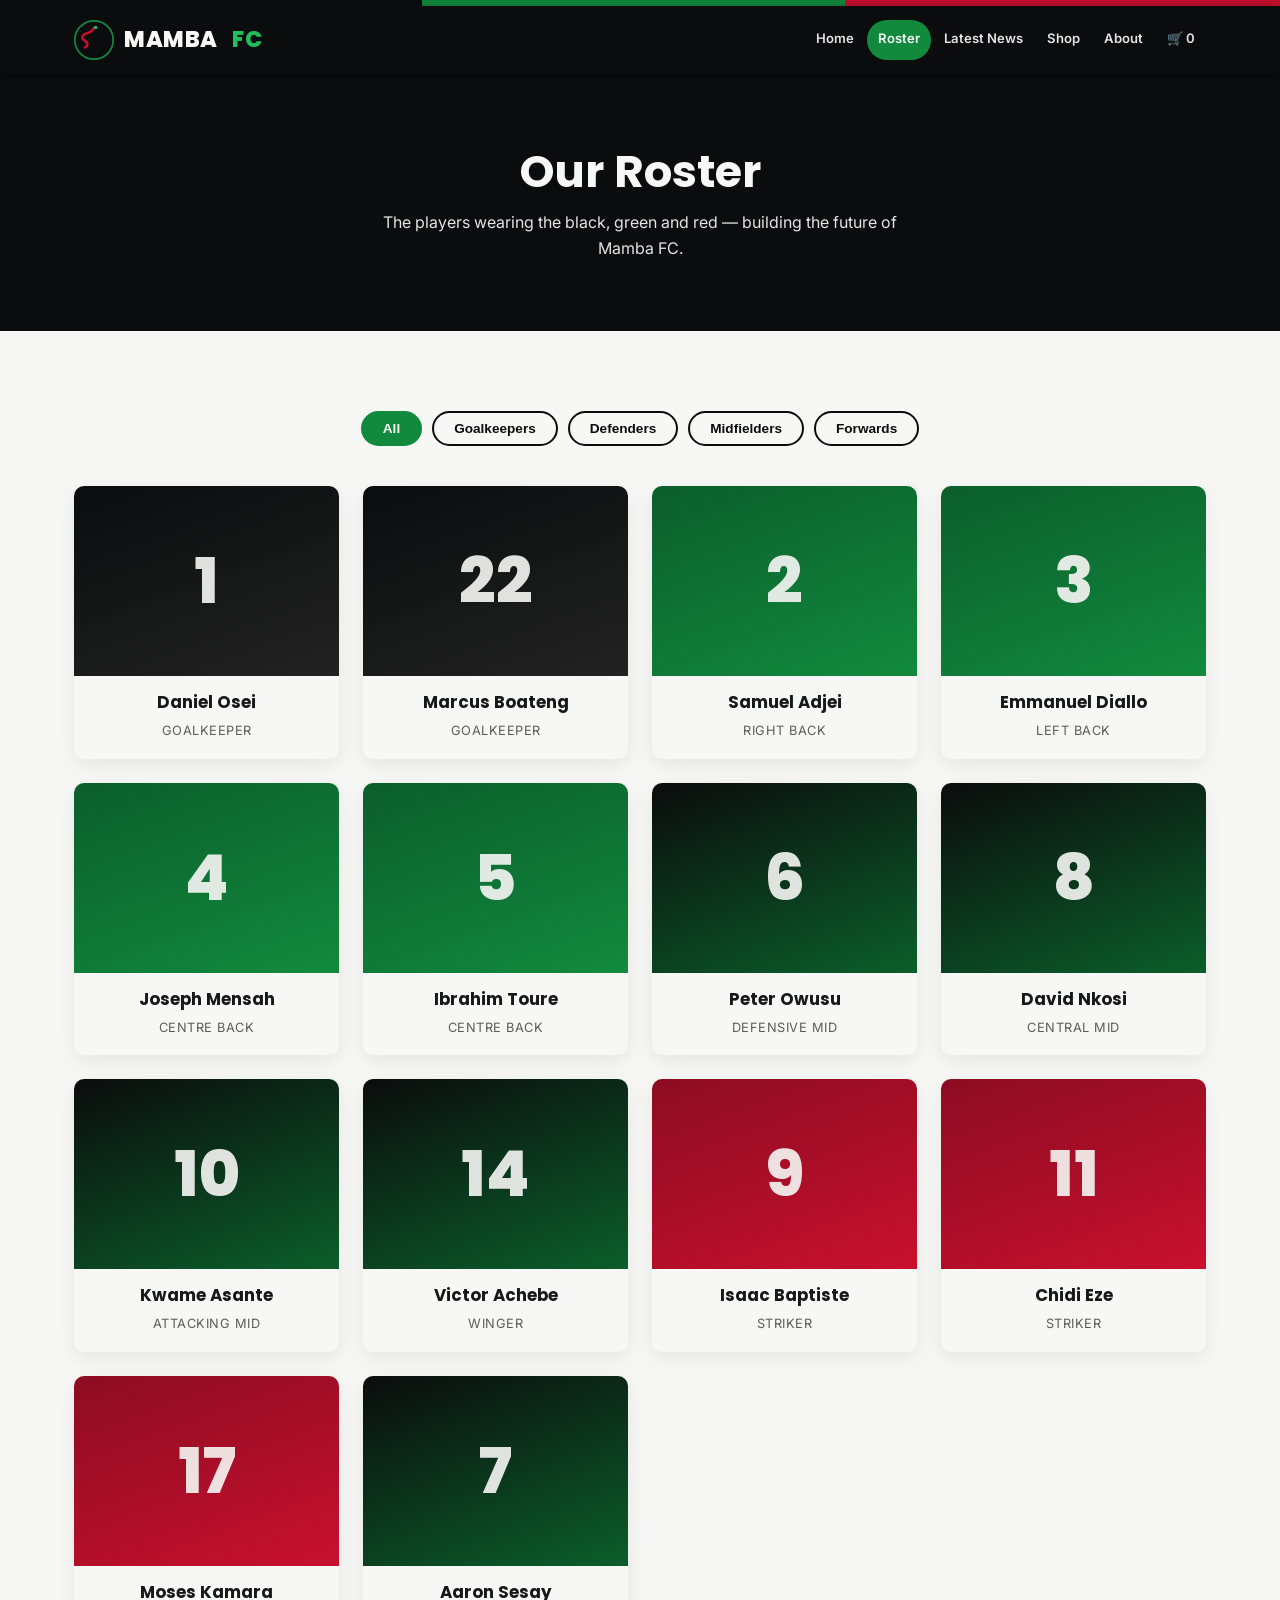
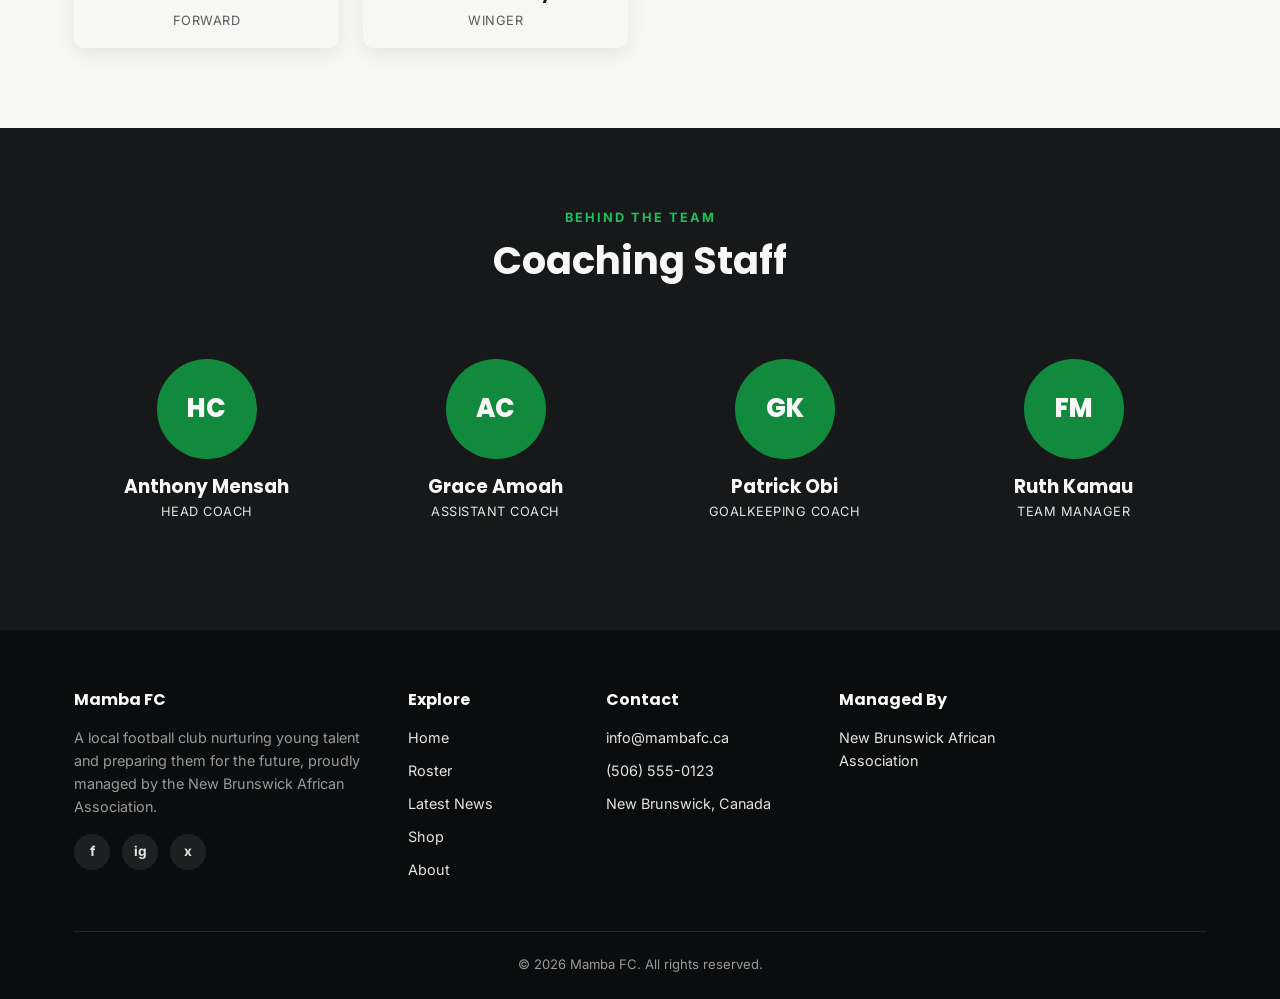
<file: roster.html>
<!DOCTYPE html>
<html lang="en">
<head>
<meta charset="UTF-8">
<meta name="viewport" content="width=device-width, initial-scale=1.0">
<title>Mamba FC — Roster</title>
<meta name="description" content="Meet the players and coaching staff of Mamba FC.">
<link rel="preconnect" href="https://fonts.googleapis.com">
<link href="https://fonts.googleapis.com/css2?family=Poppins:wght@700;800&family=Inter:wght@400;500;600;700&display=swap" rel="stylesheet">
<link rel="stylesheet" href="css/style.css">
</head>
<body>

<div class="brand-stripe"></div>

<!-- ===== NAVBAR ===== -->
<header class="navbar">
  <div class="nav-container">
    <a href="index.html" class="logo">
      <svg class="mark" viewBox="0 0 48 48" xmlns="http://www.w3.org/2000/svg">
        <circle cx="24" cy="24" r="23" fill="#0b0c0d" stroke="#128a3e" stroke-width="2"/>
        <path d="M13 33c4-2 4-6 0-8s-4-6 0-8 9-2 11-8" stroke="#c8102e" stroke-width="3" fill="none" stroke-linecap="round"/>
        <circle cx="26" cy="9" r="2" fill="#1fbf5c"/>
      </svg>
      MAMBA<span class="fc">&nbsp;FC</span>
    </a>
    <nav class="nav-links">
      <a href="index.html" data-page="index.html">Home</a>
      <a href="roster.html" data-page="roster.html">Roster</a>
      <a href="news.html" data-page="news.html">Latest News</a>
      <a href="shop.html" data-page="shop.html">Shop</a>
      <a href="about.html" data-page="about.html">About</a>
      <a href="shop.html#products" class="nav-cart" aria-label="Cart">
        🛒 <span class="cart-badge">0</span>
      </a>
    </nav>
    <button class="nav-toggle" aria-label="Toggle menu">
      <span></span><span></span><span></span>
    </button>
  </div>
</header>

<!-- ===== PAGE HEADER ===== -->
<section class="page-header">
  <div class="container">
    <h1>Our Roster</h1>
    <p>The players wearing the black, green and red — building the future of Mamba FC.</p>
  </div>
</section>

<!-- ===== PLAYERS ===== -->
<section class="section">
  <div class="container">
    <div class="filter-bar">
      <button class="filter-btn active" data-position="all">All</button>
      <button class="filter-btn" data-position="gk">Goalkeepers</button>
      <button class="filter-btn" data-position="df">Defenders</button>
      <button class="filter-btn" data-position="mf">Midfielders</button>
      <button class="filter-btn" data-position="fw">Forwards</button>
    </div>

    <div class="grid grid-4">

      <div class="player-card" data-position="gk">
        <div class="player-photo gk"><span class="number">1</span></div>
        <div class="player-info"><h3>Daniel Osei</h3><span class="player-pos">Goalkeeper</span></div>
      </div>

      <div class="player-card" data-position="gk">
        <div class="player-photo gk"><span class="number">22</span></div>
        <div class="player-info"><h3>Marcus Boateng</h3><span class="player-pos">Goalkeeper</span></div>
      </div>

      <div class="player-card" data-position="df">
        <div class="player-photo df"><span class="number">2</span></div>
        <div class="player-info"><h3>Samuel Adjei</h3><span class="player-pos">Right Back</span></div>
      </div>

      <div class="player-card" data-position="df">
        <div class="player-photo df"><span class="number">3</span></div>
        <div class="player-info"><h3>Emmanuel Diallo</h3><span class="player-pos">Left Back</span></div>
      </div>

      <div class="player-card" data-position="df">
        <div class="player-photo df"><span class="number">4</span></div>
        <div class="player-info"><h3>Joseph Mensah</h3><span class="player-pos">Centre Back</span></div>
      </div>

      <div class="player-card" data-position="df">
        <div class="player-photo df"><span class="number">5</span></div>
        <div class="player-info"><h3>Ibrahim Toure</h3><span class="player-pos">Centre Back</span></div>
      </div>

      <div class="player-card" data-position="mf">
        <div class="player-photo mf"><span class="number">6</span></div>
        <div class="player-info"><h3>Peter Owusu</h3><span class="player-pos">Defensive Mid</span></div>
      </div>

      <div class="player-card" data-position="mf">
        <div class="player-photo mf"><span class="number">8</span></div>
        <div class="player-info"><h3>David Nkosi</h3><span class="player-pos">Central Mid</span></div>
      </div>

      <div class="player-card" data-position="mf">
        <div class="player-photo mf"><span class="number">10</span></div>
        <div class="player-info"><h3>Kwame Asante</h3><span class="player-pos">Attacking Mid</span></div>
      </div>

      <div class="player-card" data-position="mf">
        <div class="player-photo mf"><span class="number">14</span></div>
        <div class="player-info"><h3>Victor Achebe</h3><span class="player-pos">Winger</span></div>
      </div>

      <div class="player-card" data-position="fw">
        <div class="player-photo fw"><span class="number">9</span></div>
        <div class="player-info"><h3>Isaac Baptiste</h3><span class="player-pos">Striker</span></div>
      </div>

      <div class="player-card" data-position="fw">
        <div class="player-photo fw"><span class="number">11</span></div>
        <div class="player-info"><h3>Chidi Eze</h3><span class="player-pos">Striker</span></div>
      </div>

      <div class="player-card" data-position="fw">
        <div class="player-photo fw"><span class="number">17</span></div>
        <div class="player-info"><h3>Moses Kamara</h3><span class="player-pos">Forward</span></div>
      </div>

      <div class="player-card" data-position="mf">
        <div class="player-photo mf"><span class="number">7</span></div>
        <div class="player-info"><h3>Aaron Sesay</h3><span class="player-pos">Winger</span></div>
      </div>

    </div>
  </div>
</section>

<!-- ===== COACHING STAFF ===== -->
<section class="section section-alt">
  <div class="container">
    <div class="section-head">
      <span class="section-eyebrow">Behind The Team</span>
      <h2>Coaching Staff</h2>
    </div>
    <div class="grid grid-4">
      <div class="card staff-card" style="background:transparent; box-shadow:none;">
        <div class="staff-photo">HC</div>
        <h3 style="color:var(--white);">Anthony Mensah</h3>
        <span class="player-pos" style="color:var(--grey-light);">Head Coach</span>
      </div>
      <div class="card staff-card" style="background:transparent; box-shadow:none;">
        <div class="staff-photo">AC</div>
        <h3 style="color:var(--white);">Grace Amoah</h3>
        <span class="player-pos" style="color:var(--grey-light);">Assistant Coach</span>
      </div>
      <div class="card staff-card" style="background:transparent; box-shadow:none;">
        <div class="staff-photo">GK</div>
        <h3 style="color:var(--white);">Patrick Obi</h3>
        <span class="player-pos" style="color:var(--grey-light);">Goalkeeping Coach</span>
      </div>
      <div class="card staff-card" style="background:transparent; box-shadow:none;">
        <div class="staff-photo">FM</div>
        <h3 style="color:var(--white);">Ruth Kamau</h3>
        <span class="player-pos" style="color:var(--grey-light);">Team Manager</span>
      </div>
    </div>
  </div>
</section>

<!-- ===== FOOTER ===== -->
<footer class="footer">
  <div class="container">
    <div class="footer-grid">
      <div>
        <h4>Mamba FC</h4>
        <p>A local football club nurturing young talent and preparing them for the future, proudly managed by the New Brunswick African Association.</p>
        <div class="social-links">
          <a href="#" aria-label="Facebook">f</a>
          <a href="#" aria-label="Instagram">ig</a>
          <a href="#" aria-label="Twitter/X">x</a>
        </div>
      </div>
      <div>
        <h4>Explore</h4>
        <ul>
          <li><a href="index.html">Home</a></li>
          <li><a href="roster.html">Roster</a></li>
          <li><a href="news.html">Latest News</a></li>
          <li><a href="shop.html">Shop</a></li>
          <li><a href="about.html">About</a></li>
        </ul>
      </div>
      <div>
        <h4>Contact</h4>
        <ul>
          <li>info@mambafc.ca</li>
          <li>(506) 555-0123</li>
          <li>New Brunswick, Canada</li>
        </ul>
      </div>
      <div>
        <h4>Managed By</h4>
        <ul>
          <li>New Brunswick African Association</li>
        </ul>
      </div>
    </div>
    <div class="footer-bottom">
      &copy; 2026 Mamba FC. All rights reserved.
    </div>
  </div>
</footer>

<script src="js/main.js"></script>
</body>
</html>
</file>
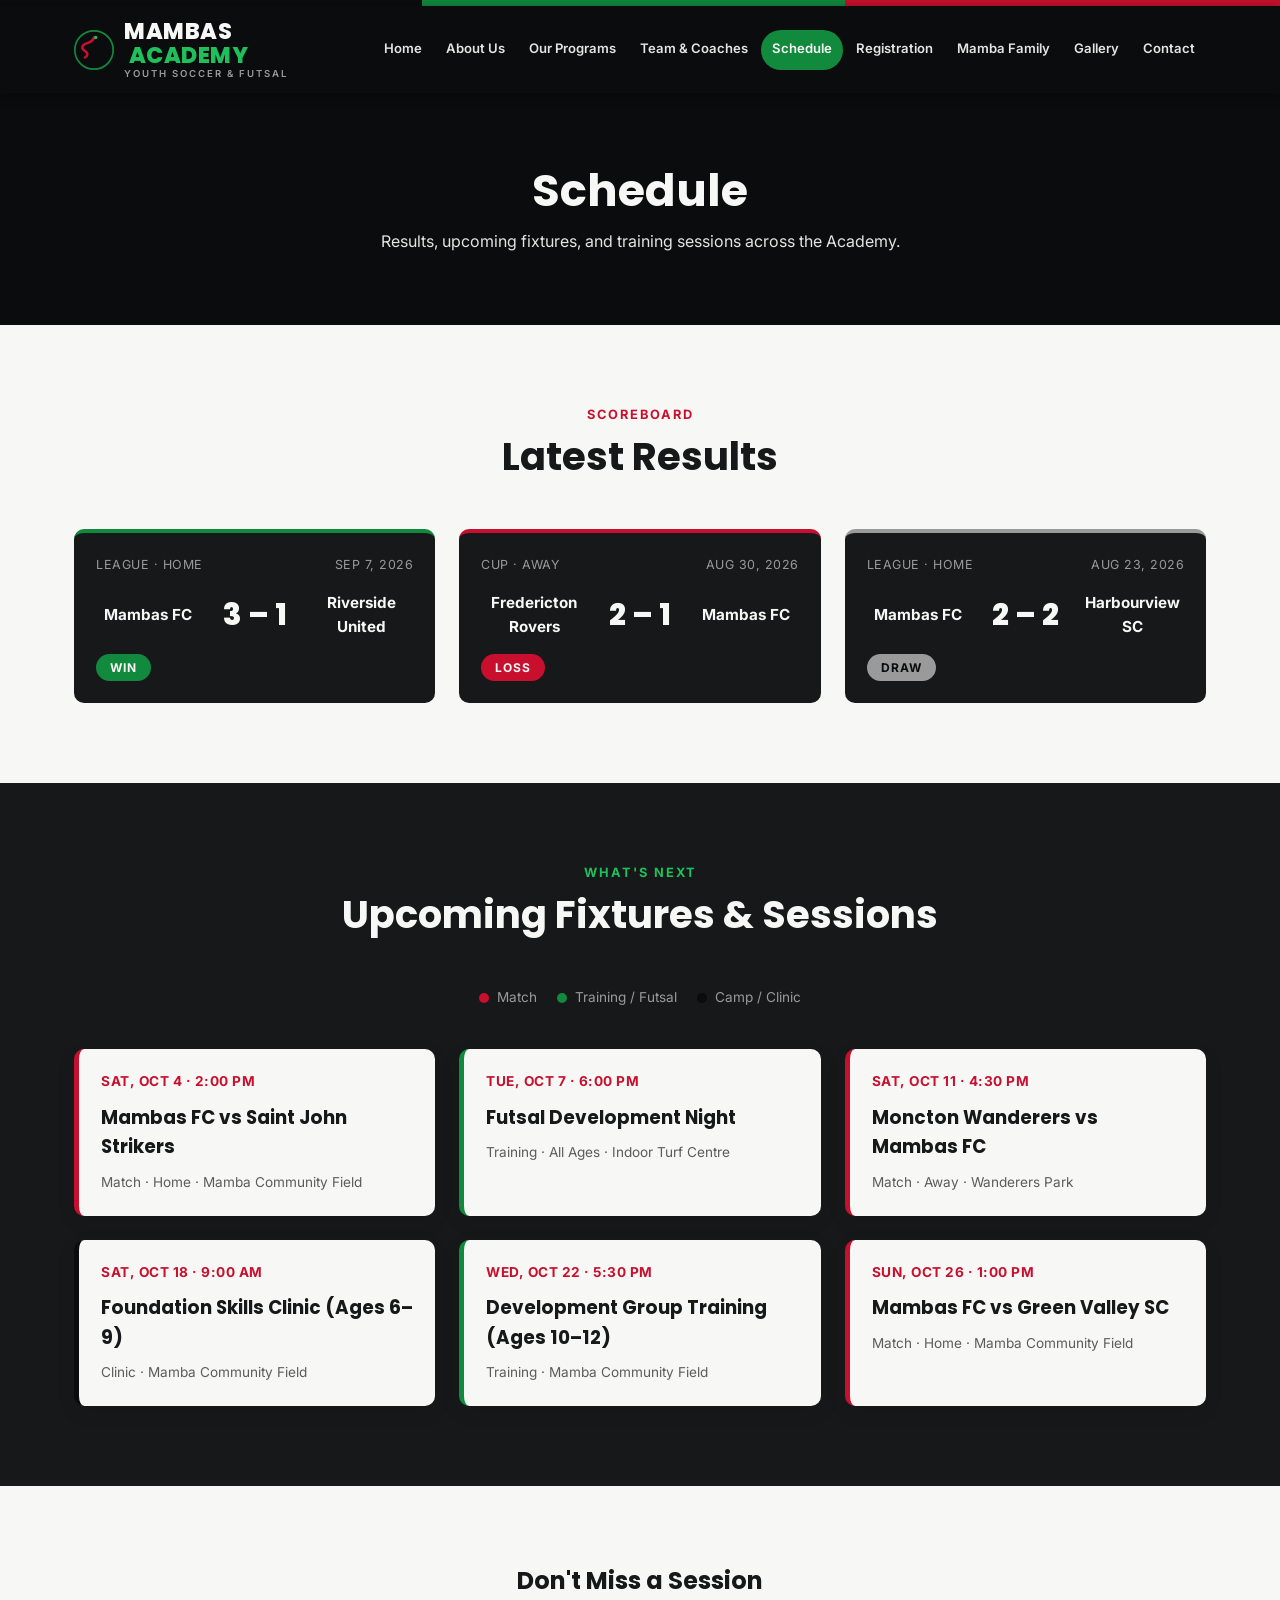
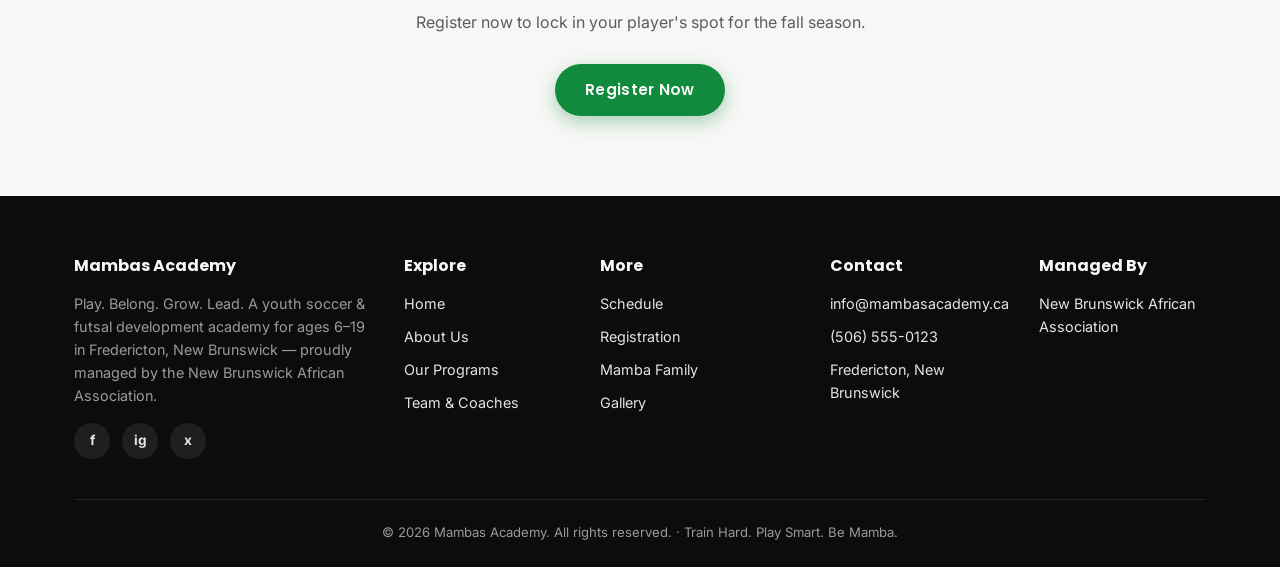
<file: schedule.html>
<!DOCTYPE html>
<html lang="en">
<head>
<meta charset="UTF-8">
<meta name="viewport" content="width=device-width, initial-scale=1.0">
<title>Mambas Academy — Schedule</title>
<meta name="description" content="Results and upcoming fixtures for Mambas FC and Academy training sessions.">
<link rel="preconnect" href="https://fonts.googleapis.com">
<link href="https://fonts.googleapis.com/css2?family=Poppins:wght@700;800&family=Inter:wght@400;500;600;700&display=swap" rel="stylesheet">
<link rel="stylesheet" href="css/style.css">
</head>
<body>

<div class="brand-stripe"></div>

<!-- ===== NAVBAR ===== -->
<header class="navbar">
  <div class="nav-container">
    <a href="index.html" class="logo">
      <svg class="mark" viewBox="0 0 48 48" xmlns="http://www.w3.org/2000/svg">
        <circle cx="24" cy="24" r="23" fill="#0b0c0d" stroke="#128a3e" stroke-width="2"/>
        <path d="M13 33c4-2 4-6 0-8s-4-6 0-8 9-2 11-8" stroke="#c8102e" stroke-width="3" fill="none" stroke-linecap="round"/>
        <circle cx="26" cy="9" r="2" fill="#1fbf5c"/>
      </svg>
      <span class="logo-stack">MAMBAS<span class="fc">&nbsp;ACADEMY</span><span class="sub-brand">Youth Soccer &amp; Futsal</span></span>
    </a>
    <nav class="nav-links">
      <a href="index.html" data-page="index.html">Home</a>
      <a href="about.html" data-page="about.html">About Us</a>
      <a href="programs.html" data-page="programs.html">Our Programs</a>
      <a href="teams.html" data-page="teams.html">Team &amp; Coaches</a>
      <a href="schedule.html" data-page="schedule.html">Schedule</a>
      <a href="registration.html" data-page="registration.html">Registration</a>
      <a href="family.html" data-page="family.html">Mamba Family</a>
      <a href="gallery.html" data-page="gallery.html">Gallery</a>
      <a href="contact.html" data-page="contact.html">Contact</a>
    </nav>
    <button class="nav-toggle" aria-label="Toggle menu">
      <span></span><span></span><span></span>
    </button>
  </div>
</header>

<!-- ===== PAGE HEADER ===== -->
<section class="page-header">
  <div class="container">
    <h1>Schedule</h1>
    <p>Results, upcoming fixtures, and training sessions across the Academy.</p>
  </div>
</section>

<!-- ===== LATEST RESULTS ===== -->
<section class="section">
  <div class="container">
    <div class="section-head">
      <span class="section-eyebrow">Scoreboard</span>
      <h2>Latest Results</h2>
    </div>
    <div class="grid grid-3">
      <div class="score-card">
        <div class="score-meta"><span>League · Home</span><span>Sep 7, 2026</span></div>
        <div class="score-teams">
          <span class="score-team">Mambas FC</span>
          <span class="score-value">3&nbsp;–&nbsp;1</span>
          <span class="score-team">Riverside United</span>
        </div>
        <span class="result-badge win">WIN</span>
      </div>
      <div class="score-card loss">
        <div class="score-meta"><span>Cup · Away</span><span>Aug 30, 2026</span></div>
        <div class="score-teams">
          <span class="score-team">Fredericton Rovers</span>
          <span class="score-value">2&nbsp;–&nbsp;1</span>
          <span class="score-team">Mambas FC</span>
        </div>
        <span class="result-badge loss">LOSS</span>
      </div>
      <div class="score-card draw">
        <div class="score-meta"><span>League · Home</span><span>Aug 23, 2026</span></div>
        <div class="score-teams">
          <span class="score-team">Mambas FC</span>
          <span class="score-value">2&nbsp;–&nbsp;2</span>
          <span class="score-team">Harbourview SC</span>
        </div>
        <span class="result-badge draw">DRAW</span>
      </div>
    </div>
  </div>
</section>

<!-- ===== UPCOMING ===== -->
<section class="section section-alt">
  <div class="container">
    <div class="section-head">
      <span class="section-eyebrow">What's Next</span>
      <h2>Upcoming Fixtures &amp; Sessions</h2>
    </div>
    <div class="schedule-legend">
      <span><span class="dot" style="background:var(--red);"></span> Match</span>
      <span><span class="dot" style="background:var(--green);"></span> Training / Futsal</span>
      <span><span class="dot" style="background:var(--black);"></span> Camp / Clinic</span>
    </div>
    <div class="grid grid-3">
      <div class="fixture-card">
        <span class="fixture-date">Sat, Oct 4 · 2:00 PM</span>
        <span class="fixture-match">Mambas FC vs Saint John Strikers</span>
        <span class="fixture-info">Match · Home · Mamba Community Field</span>
      </div>
      <div class="fixture-card" style="border-left-color:var(--green);">
        <span class="fixture-date">Tue, Oct 7 · 6:00 PM</span>
        <span class="fixture-match">Futsal Development Night</span>
        <span class="fixture-info">Training · All Ages · Indoor Turf Centre</span>
      </div>
      <div class="fixture-card">
        <span class="fixture-date">Sat, Oct 11 · 4:30 PM</span>
        <span class="fixture-match">Moncton Wanderers vs Mambas FC</span>
        <span class="fixture-info">Match · Away · Wanderers Park</span>
      </div>
      <div class="fixture-card" style="border-left-color:var(--black);">
        <span class="fixture-date">Sat, Oct 18 · 9:00 AM</span>
        <span class="fixture-match">Foundation Skills Clinic (Ages 6–9)</span>
        <span class="fixture-info">Clinic · Mamba Community Field</span>
      </div>
      <div class="fixture-card" style="border-left-color:var(--green);">
        <span class="fixture-date">Wed, Oct 22 · 5:30 PM</span>
        <span class="fixture-match">Development Group Training (Ages 10–12)</span>
        <span class="fixture-info">Training · Mamba Community Field</span>
      </div>
      <div class="fixture-card">
        <span class="fixture-date">Sun, Oct 26 · 1:00 PM</span>
        <span class="fixture-match">Mambas FC vs Green Valley SC</span>
        <span class="fixture-info">Match · Home · Mamba Community Field</span>
      </div>
    </div>
  </div>
</section>

<!-- ===== CTA ===== -->
<section class="section" style="text-align:center;">
  <div class="container">
    <h2 style="margin-bottom:14px;">Don't Miss a Session</h2>
    <p style="color:var(--grey-dark); max-width:560px; margin:0 auto 28px;">Register now to lock in your player's spot for the fall season.</p>
    <a href="registration.html" class="btn btn-primary">Register Now</a>
  </div>
</section>

<!-- ===== FOOTER ===== -->
<footer class="footer">
  <div class="container">
    <div class="footer-grid">
      <div>
        <h4>Mambas Academy</h4>
        <p>Play. Belong. Grow. Lead. A youth soccer &amp; futsal development academy for ages 6–19 in Fredericton, New Brunswick — proudly managed by the New Brunswick African Association.</p>
        <div class="social-links">
          <a href="#" aria-label="Facebook">f</a>
          <a href="#" aria-label="Instagram">ig</a>
          <a href="#" aria-label="Twitter/X">x</a>
        </div>
      </div>
      <div>
        <h4>Explore</h4>
        <ul>
          <li><a href="index.html">Home</a></li>
          <li><a href="about.html">About Us</a></li>
          <li><a href="programs.html">Our Programs</a></li>
          <li><a href="teams.html">Team &amp; Coaches</a></li>
        </ul>
      </div>
      <div>
        <h4>More</h4>
        <ul>
          <li><a href="schedule.html">Schedule</a></li>
          <li><a href="registration.html">Registration</a></li>
          <li><a href="family.html">Mamba Family</a></li>
          <li><a href="gallery.html">Gallery</a></li>
        </ul>
      </div>
      <div>
        <h4>Contact</h4>
        <ul>
          <li>info@mambasacademy.ca</li>
          <li>(506) 555-0123</li>
          <li>Fredericton, New Brunswick</li>
        </ul>
      </div>
      <div>
        <h4>Managed By</h4>
        <ul>
          <li>New Brunswick African Association</li>
        </ul>
      </div>
    </div>
    <div class="footer-bottom">
      &copy; 2026 Mambas Academy. All rights reserved. &middot; Train Hard. Play Smart. Be Mamba.
    </div>
  </div>
</footer>

<script src="js/main.js"></script>
</body>
</html>
</file>
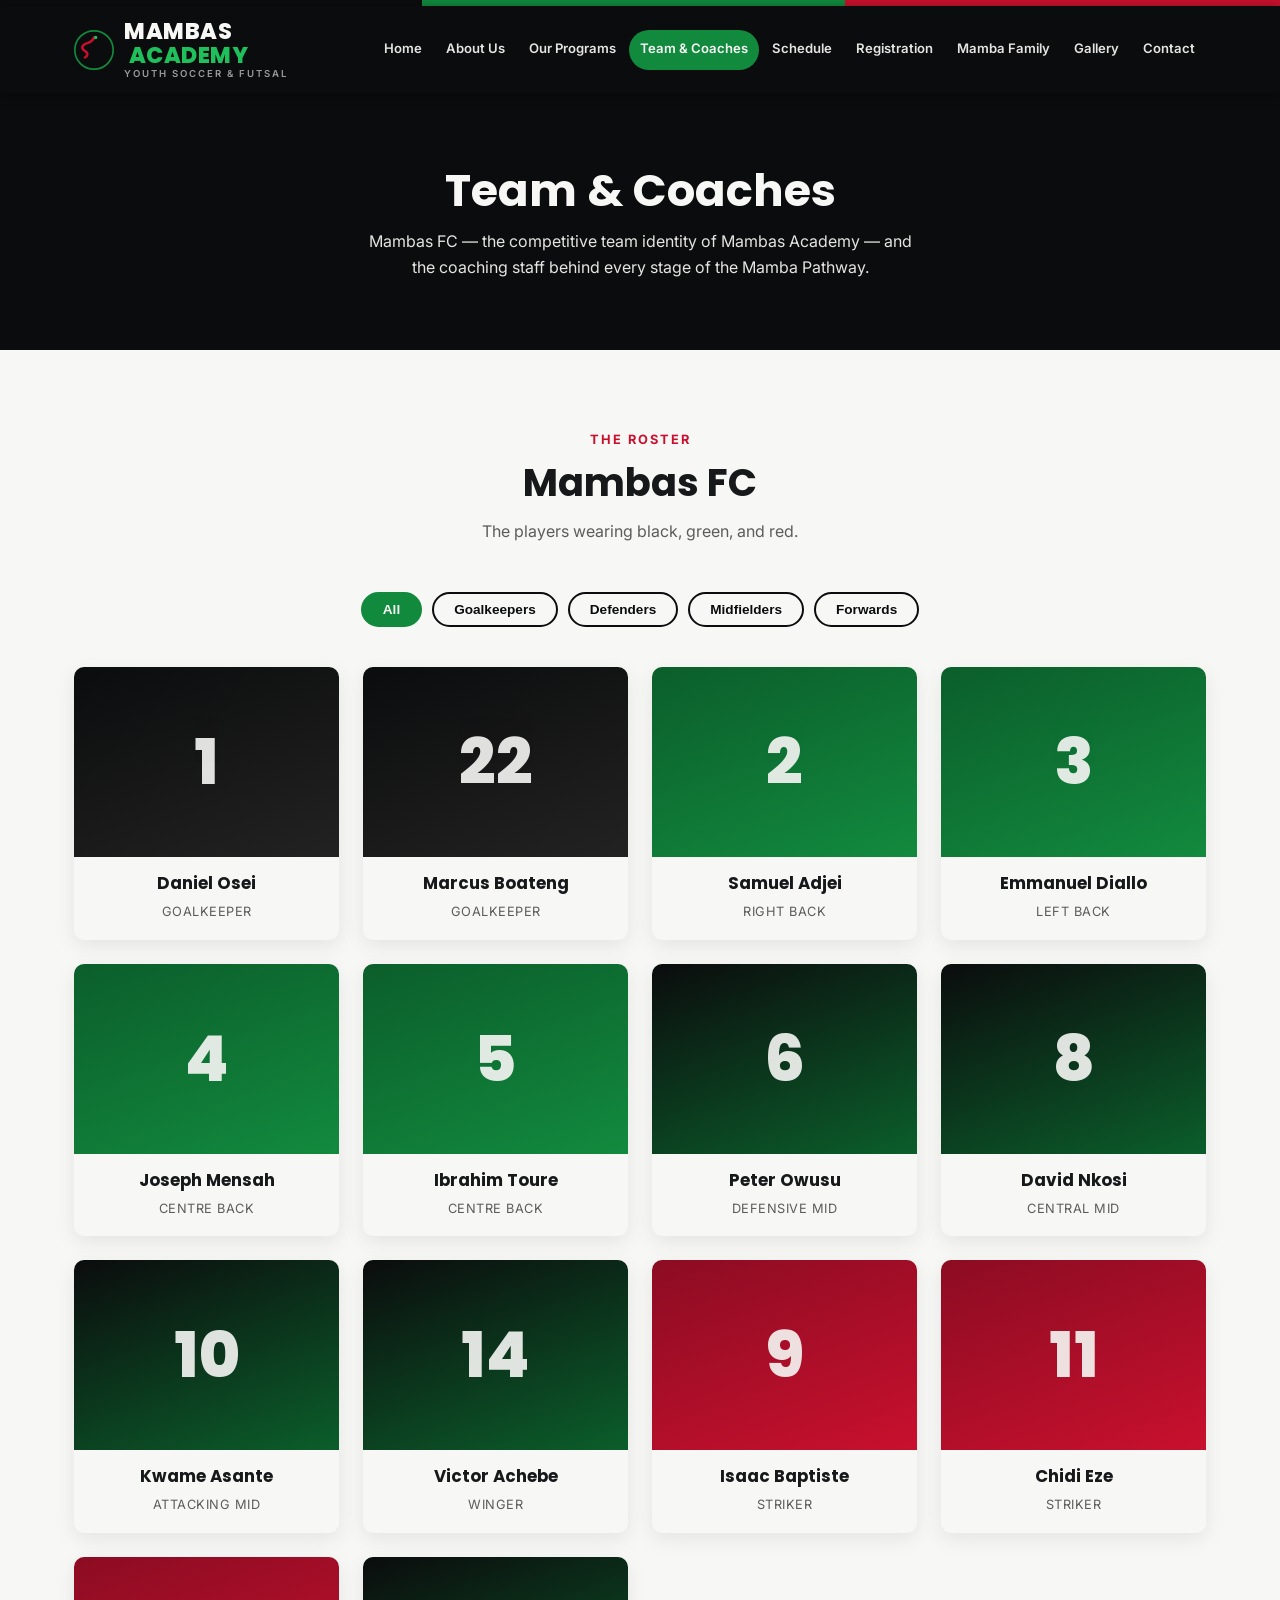
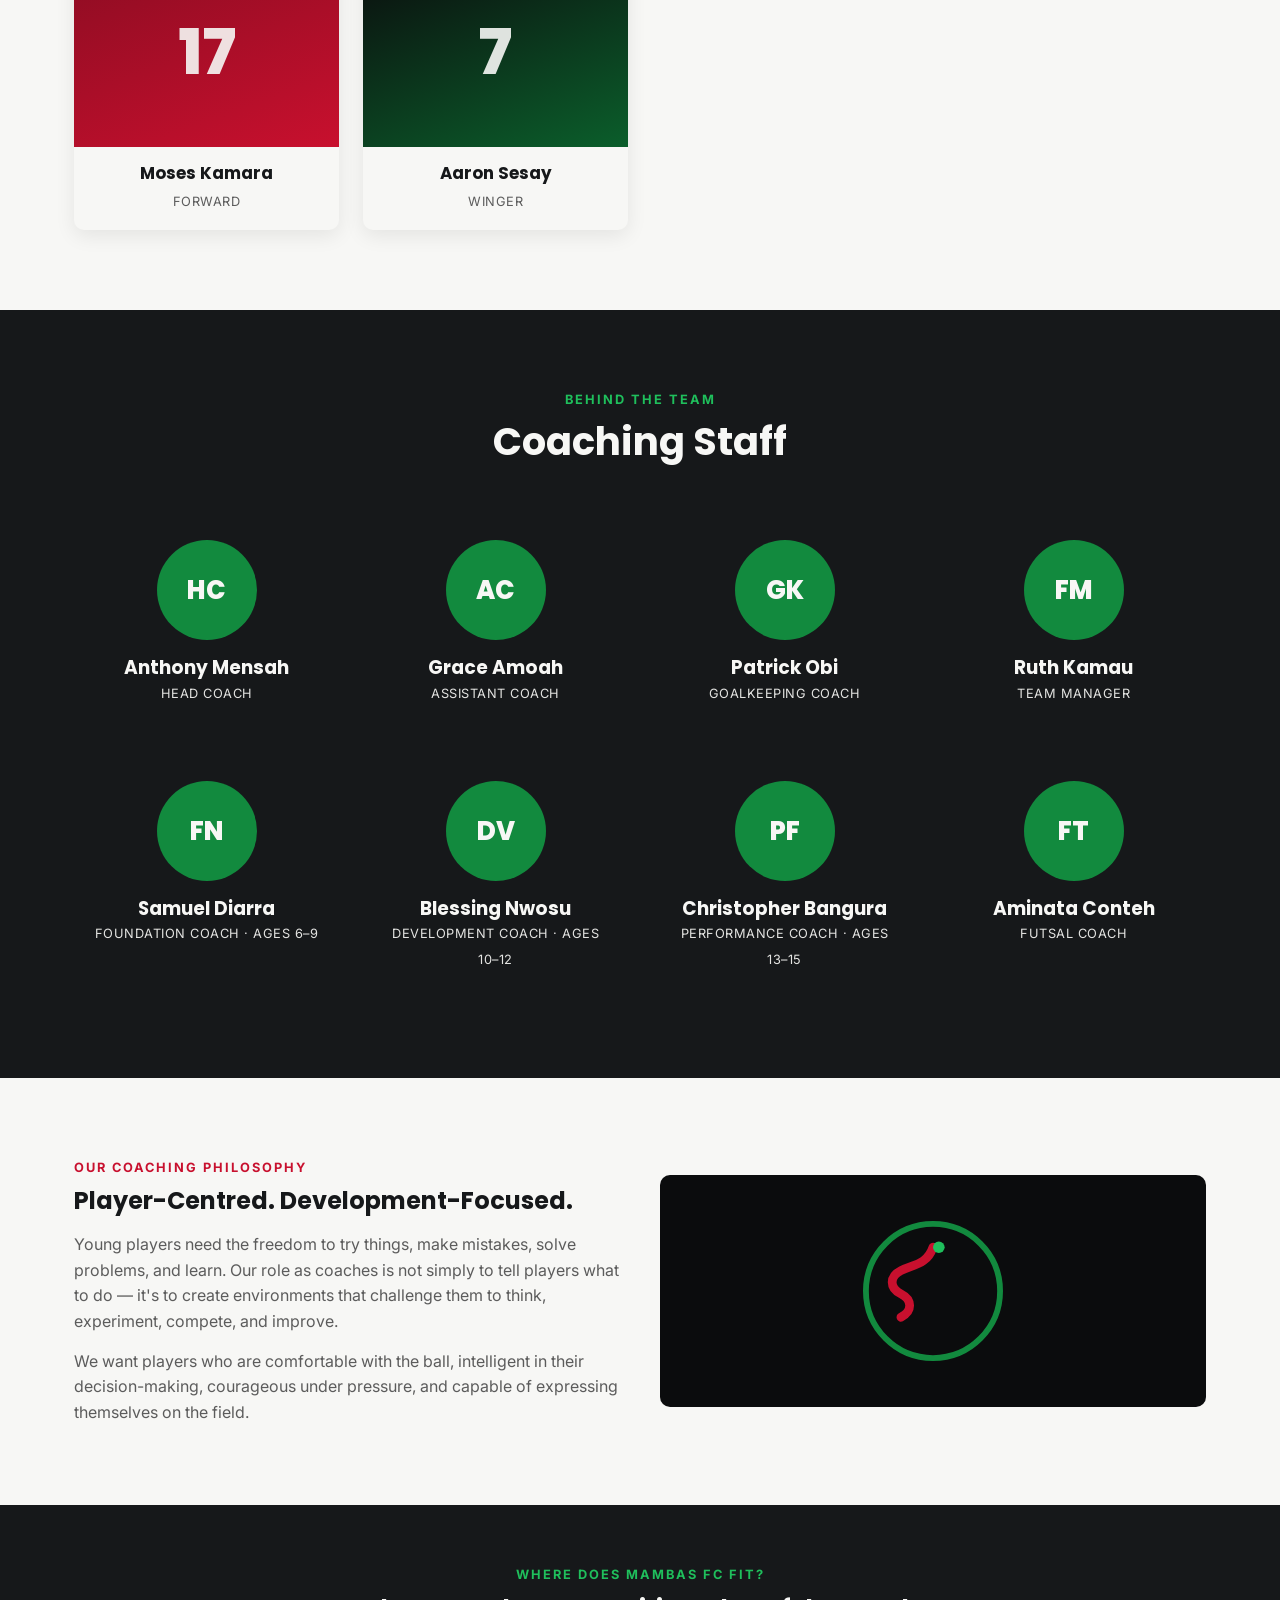
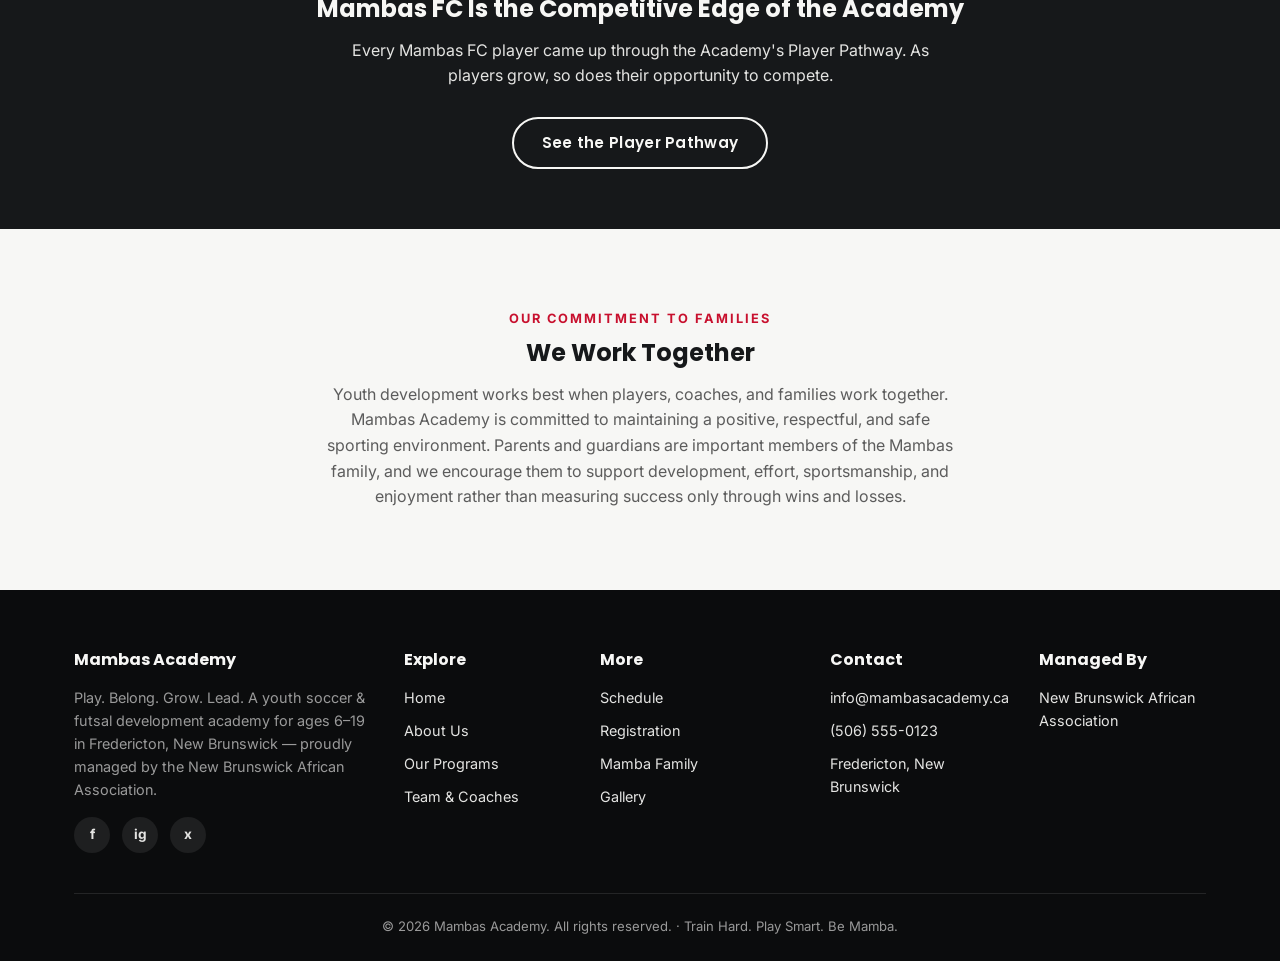
<file: teams.html>
<!DOCTYPE html>
<html lang="en">
<head>
<meta charset="UTF-8">
<meta name="viewport" content="width=device-width, initial-scale=1.0">
<title>Mambas Academy — Team &amp; Coaches</title>
<meta name="description" content="Meet Mambas FC's roster and the coaching staff behind Mambas Academy.">
<link rel="preconnect" href="https://fonts.googleapis.com">
<link href="https://fonts.googleapis.com/css2?family=Poppins:wght@700;800&family=Inter:wght@400;500;600;700&display=swap" rel="stylesheet">
<link rel="stylesheet" href="css/style.css">
</head>
<body>

<div class="brand-stripe"></div>

<!-- ===== NAVBAR ===== -->
<header class="navbar">
  <div class="nav-container">
    <a href="index.html" class="logo">
      <svg class="mark" viewBox="0 0 48 48" xmlns="http://www.w3.org/2000/svg">
        <circle cx="24" cy="24" r="23" fill="#0b0c0d" stroke="#128a3e" stroke-width="2"/>
        <path d="M13 33c4-2 4-6 0-8s-4-6 0-8 9-2 11-8" stroke="#c8102e" stroke-width="3" fill="none" stroke-linecap="round"/>
        <circle cx="26" cy="9" r="2" fill="#1fbf5c"/>
      </svg>
      <span class="logo-stack">MAMBAS<span class="fc">&nbsp;ACADEMY</span><span class="sub-brand">Youth Soccer &amp; Futsal</span></span>
    </a>
    <nav class="nav-links">
      <a href="index.html" data-page="index.html">Home</a>
      <a href="about.html" data-page="about.html">About Us</a>
      <a href="programs.html" data-page="programs.html">Our Programs</a>
      <a href="teams.html" data-page="teams.html">Team &amp; Coaches</a>
      <a href="schedule.html" data-page="schedule.html">Schedule</a>
      <a href="registration.html" data-page="registration.html">Registration</a>
      <a href="family.html" data-page="family.html">Mamba Family</a>
      <a href="gallery.html" data-page="gallery.html">Gallery</a>
      <a href="contact.html" data-page="contact.html">Contact</a>
    </nav>
    <button class="nav-toggle" aria-label="Toggle menu">
      <span></span><span></span><span></span>
    </button>
  </div>
</header>

<!-- ===== PAGE HEADER ===== -->
<section class="page-header">
  <div class="container">
    <h1>Team &amp; Coaches</h1>
    <p>Mambas FC — the competitive team identity of Mambas Academy — and the coaching staff behind every stage of the Mamba Pathway.</p>
  </div>
</section>

<!-- ===== PLAYERS ===== -->
<section class="section">
  <div class="container">
    <div class="section-head">
      <span class="section-eyebrow">The Roster</span>
      <h2>Mambas FC</h2>
      <p>The players wearing black, green, and red.</p>
    </div>
    <div class="filter-bar">
      <button class="filter-btn active" data-position="all">All</button>
      <button class="filter-btn" data-position="gk">Goalkeepers</button>
      <button class="filter-btn" data-position="df">Defenders</button>
      <button class="filter-btn" data-position="mf">Midfielders</button>
      <button class="filter-btn" data-position="fw">Forwards</button>
    </div>

    <div class="grid grid-4">

      <div class="player-card" data-position="gk">
        <div class="player-photo gk"><span class="number">1</span></div>
        <div class="player-info"><h3>Daniel Osei</h3><span class="player-pos">Goalkeeper</span></div>
      </div>

      <div class="player-card" data-position="gk">
        <div class="player-photo gk"><span class="number">22</span></div>
        <div class="player-info"><h3>Marcus Boateng</h3><span class="player-pos">Goalkeeper</span></div>
      </div>

      <div class="player-card" data-position="df">
        <div class="player-photo df"><span class="number">2</span></div>
        <div class="player-info"><h3>Samuel Adjei</h3><span class="player-pos">Right Back</span></div>
      </div>

      <div class="player-card" data-position="df">
        <div class="player-photo df"><span class="number">3</span></div>
        <div class="player-info"><h3>Emmanuel Diallo</h3><span class="player-pos">Left Back</span></div>
      </div>

      <div class="player-card" data-position="df">
        <div class="player-photo df"><span class="number">4</span></div>
        <div class="player-info"><h3>Joseph Mensah</h3><span class="player-pos">Centre Back</span></div>
      </div>

      <div class="player-card" data-position="df">
        <div class="player-photo df"><span class="number">5</span></div>
        <div class="player-info"><h3>Ibrahim Toure</h3><span class="player-pos">Centre Back</span></div>
      </div>

      <div class="player-card" data-position="mf">
        <div class="player-photo mf"><span class="number">6</span></div>
        <div class="player-info"><h3>Peter Owusu</h3><span class="player-pos">Defensive Mid</span></div>
      </div>

      <div class="player-card" data-position="mf">
        <div class="player-photo mf"><span class="number">8</span></div>
        <div class="player-info"><h3>David Nkosi</h3><span class="player-pos">Central Mid</span></div>
      </div>

      <div class="player-card" data-position="mf">
        <div class="player-photo mf"><span class="number">10</span></div>
        <div class="player-info"><h3>Kwame Asante</h3><span class="player-pos">Attacking Mid</span></div>
      </div>

      <div class="player-card" data-position="mf">
        <div class="player-photo mf"><span class="number">14</span></div>
        <div class="player-info"><h3>Victor Achebe</h3><span class="player-pos">Winger</span></div>
      </div>

      <div class="player-card" data-position="fw">
        <div class="player-photo fw"><span class="number">9</span></div>
        <div class="player-info"><h3>Isaac Baptiste</h3><span class="player-pos">Striker</span></div>
      </div>

      <div class="player-card" data-position="fw">
        <div class="player-photo fw"><span class="number">11</span></div>
        <div class="player-info"><h3>Chidi Eze</h3><span class="player-pos">Striker</span></div>
      </div>

      <div class="player-card" data-position="fw">
        <div class="player-photo fw"><span class="number">17</span></div>
        <div class="player-info"><h3>Moses Kamara</h3><span class="player-pos">Forward</span></div>
      </div>

      <div class="player-card" data-position="mf">
        <div class="player-photo mf"><span class="number">7</span></div>
        <div class="player-info"><h3>Aaron Sesay</h3><span class="player-pos">Winger</span></div>
      </div>

    </div>
  </div>
</section>

<!-- ===== COACHING STAFF ===== -->
<section class="section section-alt">
  <div class="container">
    <div class="section-head">
      <span class="section-eyebrow">Behind The Team</span>
      <h2>Coaching Staff</h2>
    </div>
    <div class="grid grid-4">
      <div class="card staff-card" style="background:transparent; box-shadow:none;">
        <div class="staff-photo">HC</div>
        <h3 style="color:var(--white);">Anthony Mensah</h3>
        <span class="player-pos" style="color:var(--grey-light);">Head Coach</span>
      </div>
      <div class="card staff-card" style="background:transparent; box-shadow:none;">
        <div class="staff-photo">AC</div>
        <h3 style="color:var(--white);">Grace Amoah</h3>
        <span class="player-pos" style="color:var(--grey-light);">Assistant Coach</span>
      </div>
      <div class="card staff-card" style="background:transparent; box-shadow:none;">
        <div class="staff-photo">GK</div>
        <h3 style="color:var(--white);">Patrick Obi</h3>
        <span class="player-pos" style="color:var(--grey-light);">Goalkeeping Coach</span>
      </div>
      <div class="card staff-card" style="background:transparent; box-shadow:none;">
        <div class="staff-photo">FM</div>
        <h3 style="color:var(--white);">Ruth Kamau</h3>
        <span class="player-pos" style="color:var(--grey-light);">Team Manager</span>
      </div>
      <div class="card staff-card" style="background:transparent; box-shadow:none;">
        <div class="staff-photo">FN</div>
        <h3 style="color:var(--white);">Samuel Diarra</h3>
        <span class="player-pos" style="color:var(--grey-light);">Foundation Coach · Ages 6–9</span>
      </div>
      <div class="card staff-card" style="background:transparent; box-shadow:none;">
        <div class="staff-photo">DV</div>
        <h3 style="color:var(--white);">Blessing Nwosu</h3>
        <span class="player-pos" style="color:var(--grey-light);">Development Coach · Ages 10–12</span>
      </div>
      <div class="card staff-card" style="background:transparent; box-shadow:none;">
        <div class="staff-photo">PF</div>
        <h3 style="color:var(--white);">Christopher Bangura</h3>
        <span class="player-pos" style="color:var(--grey-light);">Performance Coach · Ages 13–15</span>
      </div>
      <div class="card staff-card" style="background:transparent; box-shadow:none;">
        <div class="staff-photo">FT</div>
        <h3 style="color:var(--white);">Aminata Conteh</h3>
        <span class="player-pos" style="color:var(--grey-light);">Futsal Coach</span>
      </div>
    </div>
  </div>
</section>

<!-- ===== PHILOSOPHY ===== -->
<section class="section">
  <div class="container about-lead">
    <div>
      <span class="section-eyebrow">Our Coaching Philosophy</span>
      <h2 style="margin-bottom:16px;">Player-Centred. Development-Focused.</h2>
      <p style="color:var(--grey-dark); margin-bottom:14px;">Young players need the freedom to try things, make mistakes, solve problems, and learn. Our role as coaches is not simply to tell players what to do — it's to create environments that challenge them to think, experiment, compete, and improve.</p>
      <p style="color:var(--grey-dark);">We want players who are comfortable with the ball, intelligent in their decision-making, courageous under pressure, and capable of expressing themselves on the field.</p>
    </div>
    <div class="about-block">
      <svg class="crest" viewBox="0 0 48 48" xmlns="http://www.w3.org/2000/svg">
        <circle cx="24" cy="24" r="23" fill="#0b0c0d" stroke="#128a3e" stroke-width="2"/>
        <path d="M13 33c4-2 4-6 0-8s-4-6 0-8 9-2 11-8" stroke="#c8102e" stroke-width="3" fill="none" stroke-linecap="round"/>
        <circle cx="26" cy="9" r="2" fill="#1fbf5c"/>
      </svg>
    </div>
  </div>
</section>

<!-- ===== PATHWAY LINK ===== -->
<section class="section-tight section-alt" style="text-align:center;">
  <div class="container">
    <span class="section-eyebrow">Where Does Mambas FC Fit?</span>
    <h2 style="margin-bottom:14px;">Mambas FC Is the Competitive Edge of the Academy</h2>
    <p style="color:var(--grey-light); max-width:600px; margin:0 auto 28px;">Every Mambas FC player came up through the Academy's Player Pathway. As players grow, so does their opportunity to compete.</p>
    <a href="programs.html#pathway" class="btn btn-outline">See the Player Pathway</a>
  </div>
</section>

<!-- ===== COMMITMENT TO FAMILIES ===== -->
<section class="section">
  <div class="container" style="text-align:center;">
    <span class="section-eyebrow">Our Commitment to Families</span>
    <h2 style="margin-bottom:14px;">We Work Together</h2>
    <p style="color:var(--grey-dark); max-width:640px; margin:0 auto;">Youth development works best when players, coaches, and families work together. Mambas Academy is committed to maintaining a positive, respectful, and safe sporting environment. Parents and guardians are important members of the Mambas family, and we encourage them to support development, effort, sportsmanship, and enjoyment rather than measuring success only through wins and losses.</p>
  </div>
</section>

<!-- ===== FOOTER ===== -->
<footer class="footer">
  <div class="container">
    <div class="footer-grid">
      <div>
        <h4>Mambas Academy</h4>
        <p>Play. Belong. Grow. Lead. A youth soccer &amp; futsal development academy for ages 6–19 in Fredericton, New Brunswick — proudly managed by the New Brunswick African Association.</p>
        <div class="social-links">
          <a href="#" aria-label="Facebook">f</a>
          <a href="#" aria-label="Instagram">ig</a>
          <a href="#" aria-label="Twitter/X">x</a>
        </div>
      </div>
      <div>
        <h4>Explore</h4>
        <ul>
          <li><a href="index.html">Home</a></li>
          <li><a href="about.html">About Us</a></li>
          <li><a href="programs.html">Our Programs</a></li>
          <li><a href="teams.html">Team &amp; Coaches</a></li>
        </ul>
      </div>
      <div>
        <h4>More</h4>
        <ul>
          <li><a href="schedule.html">Schedule</a></li>
          <li><a href="registration.html">Registration</a></li>
          <li><a href="family.html">Mamba Family</a></li>
          <li><a href="gallery.html">Gallery</a></li>
        </ul>
      </div>
      <div>
        <h4>Contact</h4>
        <ul>
          <li>info@mambasacademy.ca</li>
          <li>(506) 555-0123</li>
          <li>Fredericton, New Brunswick</li>
        </ul>
      </div>
      <div>
        <h4>Managed By</h4>
        <ul>
          <li>New Brunswick African Association</li>
        </ul>
      </div>
    </div>
    <div class="footer-bottom">
      &copy; 2026 Mambas Academy. All rights reserved. &middot; Train Hard. Play Smart. Be Mamba.
    </div>
  </div>
</footer>

<script src="js/main.js"></script>
</body>
</html>
</file>
<file: css/style.css>
/* ===================================================
   Mamba FC — Shared Stylesheet
   Colours: Black / Green / Red
=================================================== */

:root {
  --black: #0b0c0d;
  --black-soft: #16181a;
  --green: #128a3e;
  --green-dark: #0b5e2b;
  --green-light: #1fbf5c;
  --red: #c8102e;
  --red-dark: #8c0c22;
  --mustard: #9c6f0b;
  --mustard-dark: #6f4e08;
  --white: #f7f7f5;
  --grey: #9a9a9a;
  --grey-dark: #5c5c5c;
  --grey-light: #e4e4e2;

  --font-heading: 'Poppins', 'Segoe UI', sans-serif;
  --font-body: 'Inter', 'Segoe UI', sans-serif;

  --radius: 10px;
  --shadow: 0 10px 30px rgba(0, 0, 0, 0.25);
}

* {
  box-sizing: border-box;
  margin: 0;
  padding: 0;
}

html {
  scroll-behavior: smooth;
}

body {
  font-family: var(--font-body);
  background: var(--white);
  color: var(--black-soft);
  line-height: 1.6;
  overflow-x: hidden;
}

img {
  max-width: 100%;
  display: block;
}

a {
  text-decoration: none;
  color: inherit;
}

ul {
  list-style: none;
}

h1, h2, h3, h4 {
  font-family: var(--font-heading);
  font-weight: 700;
  line-height: 1.25;
}

.container {
  width: 100%;
  max-width: 1180px;
  margin: 0 auto;
  padding: 0 24px;
}

/* ---------- Buttons ---------- */
.btn {
  display: inline-block;
  padding: 12px 28px;
  border-radius: 999px;
  font-weight: 600;
  font-family: var(--font-heading);
  font-size: 0.95rem;
  letter-spacing: 0.3px;
  border: 2px solid transparent;
  cursor: pointer;
  transition: transform 0.2s ease, background 0.2s ease, color 0.2s ease, box-shadow 0.2s ease;
}

.btn:hover {
  transform: translateY(-2px);
}

.btn-primary {
  background: var(--green);
  color: var(--white);
  box-shadow: 0 6px 18px rgba(18, 138, 62, 0.35);
}

.btn-primary:hover {
  background: var(--green-light);
}

.btn-outline {
  background: transparent;
  color: var(--white);
  border-color: var(--white);
}

.btn-outline:hover {
  background: var(--white);
  color: var(--black);
}

.btn-red {
  background: var(--red);
  color: var(--white);
  box-shadow: 0 6px 18px rgba(200, 16, 46, 0.35);
}

.btn-red:hover {
  background: var(--red-dark);
}

.btn-block {
  width: 100%;
  text-align: center;
}

/* ---------- Top bar stripe ---------- */
.brand-stripe {
  height: 6px;
  width: 100%;
  background: linear-gradient(90deg, var(--black) 0%, var(--black) 33%, var(--green) 33%, var(--green) 66%, var(--red) 66%, var(--red) 100%);
}

/* ---------- Navbar ---------- */
.navbar {
  background: var(--black);
  position: sticky;
  top: 0;
  z-index: 1000;
  box-shadow: 0 2px 12px rgba(0, 0, 0, 0.4);
}

.nav-container {
  max-width: 1180px;
  margin: 0 auto;
  padding: 14px 24px;
  display: flex;
  align-items: center;
  justify-content: space-between;
}

.logo {
  display: flex;
  align-items: center;
  gap: 10px;
  font-family: var(--font-heading);
  font-size: 1.4rem;
  font-weight: 800;
  color: var(--white);
  letter-spacing: 0.5px;
}

.logo .mark {
  width: 40px;
  height: 40px;
  flex-shrink: 0;
}

.logo span.fc {
  color: var(--green-light);
}

.nav-links {
  display: flex;
  align-items: center;
  gap: 2px;
  flex-wrap: wrap;
  justify-content: flex-end;
}

.nav-links a {
  color: var(--grey-light);
  font-weight: 600;
  font-size: 0.82rem;
  padding: 8px 11px;
  border-radius: 999px;
  border-bottom: 3px solid transparent;
  white-space: nowrap;
  transition: color 0.2s ease, background 0.2s ease;
}

.nav-links a:hover {
  color: var(--white);
  background: rgba(255, 255, 255, 0.06);
}

.nav-links a.active {
  color: var(--white);
  background: var(--green);
}

.nav-toggle {
  display: none;
  flex-direction: column;
  gap: 5px;
  background: none;
  border: none;
  cursor: pointer;
  padding: 6px;
}

.nav-toggle span {
  width: 26px;
  height: 3px;
  background: var(--white);
  border-radius: 2px;
}

/* ---------- Hero ---------- */
.hero {
  position: relative;
  background: radial-gradient(circle at 20% 20%, rgba(18, 138, 62, 0.35), transparent 55%),
              radial-gradient(circle at 85% 80%, rgba(200, 16, 46, 0.3), transparent 55%),
              var(--black);
  color: var(--white);
  padding: 100px 24px 90px;
  text-align: center;
  overflow: hidden;
}

.hero::before {
  content: "";
  position: absolute;
  inset: 0;
  background-image: repeating-linear-gradient(135deg, rgba(255,255,255,0.03) 0 2px, transparent 2px 40px);
  pointer-events: none;
}

.hero-tag {
  display: inline-block;
  background: rgba(31, 191, 92, 0.15);
  border: 1px solid var(--green-light);
  color: var(--green-light);
  padding: 6px 18px;
  border-radius: 999px;
  font-weight: 600;
  font-size: 0.8rem;
  letter-spacing: 1.5px;
  text-transform: uppercase;
  margin-bottom: 22px;
}

.hero h1 {
  font-size: clamp(2.2rem, 5vw, 3.8rem);
  margin-bottom: 18px;
}

.hero h1 .accent-green { color: var(--green-light); }
.hero h1 .accent-red { color: var(--red); }

.hero p {
  max-width: 620px;
  margin: 0 auto 34px;
  color: var(--grey-light);
  font-size: 1.05rem;
}

.hero-actions {
  display: flex;
  gap: 16px;
  justify-content: center;
  flex-wrap: wrap;
}

/* ---------- Page header (non-home pages) ---------- */
.page-header {
  background: var(--black);
  color: var(--white);
  padding: 70px 24px;
  text-align: center;
  position: relative;
}

.page-header h1 {
  font-size: clamp(2rem, 4vw, 2.8rem);
}

.page-header p {
  color: var(--grey-light);
  margin-top: 10px;
  max-width: 560px;
  margin-left: auto;
  margin-right: auto;
}

/* ---------- Sections ---------- */
.section {
  padding: 80px 0;
}

.section-tight {
  padding: 60px 0;
}

.section-alt {
  background: var(--black-soft);
  color: var(--white);
}

.section-head {
  text-align: center;
  margin-bottom: 48px;
}

.section-eyebrow {
  color: var(--red);
  font-weight: 700;
  letter-spacing: 2px;
  text-transform: uppercase;
  font-size: 0.8rem;
  margin-bottom: 8px;
  display: block;
}

.section-alt .section-eyebrow {
  color: var(--green-light);
}

.section-head h2 {
  font-size: clamp(1.7rem, 3vw, 2.4rem);
}

.section-head p {
  color: var(--grey-dark);
  max-width: 560px;
  margin: 12px auto 0;
}

.section-alt .section-head p {
  color: var(--grey-light);
}

/* ---------- Grids ---------- */
.grid {
  display: grid;
  gap: 24px;
}

.grid-3 { grid-template-columns: repeat(3, 1fr); }
.grid-2 { grid-template-columns: repeat(2, 1fr); }
.grid-4 { grid-template-columns: repeat(4, 1fr); }

@media (max-width: 900px) {
  .grid-3, .grid-4 { grid-template-columns: repeat(2, 1fr); }
}

@media (max-width: 600px) {
  .grid-2, .grid-3, .grid-4 { grid-template-columns: 1fr; }
}

/* ---------- Cards: general ---------- */
.card {
  background: var(--white);
  border-radius: var(--radius);
  box-shadow: 0 6px 20px rgba(0, 0, 0, 0.08);
  overflow: hidden;
  transition: transform 0.25s ease, box-shadow 0.25s ease;
}

.card:hover {
  transform: translateY(-6px);
  box-shadow: 0 16px 34px rgba(0, 0, 0, 0.15);
}

/* ---------- Score cards ---------- */
.score-card {
  background: var(--black-soft);
  border-radius: var(--radius);
  padding: 22px;
  color: var(--white);
  border-top: 4px solid var(--green);
}

.score-card.loss { border-top-color: var(--red); }
.score-card.draw { border-top-color: var(--grey); }

.score-meta {
  display: flex;
  justify-content: space-between;
  font-size: 0.78rem;
  color: var(--grey);
  text-transform: uppercase;
  letter-spacing: 0.5px;
  margin-bottom: 16px;
}

.score-teams {
  display: flex;
  align-items: center;
  justify-content: space-between;
  gap: 12px;
  margin-bottom: 14px;
}

.score-team {
  flex: 1;
  text-align: center;
  font-weight: 700;
  font-size: 0.95rem;
}

.score-value {
  font-family: var(--font-heading);
  font-size: 1.9rem;
  font-weight: 800;
  padding: 0 10px;
  white-space: nowrap;
}

.result-badge {
  display: inline-block;
  padding: 4px 14px;
  border-radius: 999px;
  font-size: 0.75rem;
  font-weight: 700;
  letter-spacing: 1px;
}

.result-badge.win { background: var(--green); color: var(--white); }
.result-badge.loss { background: var(--red); color: var(--white); }
.result-badge.draw { background: var(--grey); color: var(--black); }

/* ---------- Fixture cards ---------- */
.fixture-card {
  background: var(--white);
  border-radius: var(--radius);
  padding: 22px;
  box-shadow: 0 6px 20px rgba(0, 0, 0, 0.08);
  border-left: 5px solid var(--red);
  display: flex;
  flex-direction: column;
  gap: 10px;
}

.fixture-date {
  font-weight: 700;
  color: var(--red);
  font-size: 0.85rem;
  text-transform: uppercase;
  letter-spacing: 0.5px;
}

.fixture-match {
  font-family: var(--font-heading);
  font-size: 1.15rem;
  font-weight: 700;
  color: var(--black-soft);
}

.fixture-info {
  font-size: 0.85rem;
  color: var(--grey-dark);
}

/* ---------- Partner marquee ---------- */
.marquee-wrap {
  overflow: hidden;
  position: relative;
  padding: 30px 0;
  -webkit-mask-image: linear-gradient(90deg, transparent, #000 8%, #000 92%, transparent);
          mask-image: linear-gradient(90deg, transparent, #000 8%, #000 92%, transparent);
}

.marquee-track {
  display: flex;
  gap: 40px;
  width: max-content;
  animation: scroll-left 28s linear infinite;
}

.marquee-wrap:hover .marquee-track {
  animation-play-state: paused;
}

@keyframes scroll-left {
  from { transform: translateX(0); }
  to { transform: translateX(-50%); }
}

.logo-tile {
  display: flex;
  align-items: center;
  justify-content: center;
  min-width: 170px;
  height: 90px;
  background: var(--white);
  border-radius: var(--radius);
  border: 1px solid var(--grey-light);
  font-family: var(--font-heading);
  font-weight: 700;
  color: var(--black-soft);
  text-align: center;
  padding: 12px;
  font-size: 0.95rem;
}

/* ---------- Roster ---------- */
.filter-bar {
  display: flex;
  gap: 10px;
  justify-content: center;
  flex-wrap: wrap;
  margin-bottom: 40px;
}

.filter-btn {
  background: var(--white);
  border: 2px solid var(--black);
  color: var(--black);
  padding: 8px 20px;
  border-radius: 999px;
  font-weight: 700;
  font-size: 0.85rem;
  cursor: pointer;
  transition: all 0.2s ease;
}

.filter-btn:hover {
  background: var(--black);
  color: var(--white);
}

.filter-btn.active {
  background: var(--green);
  border-color: var(--green);
  color: var(--white);
}

.player-card {
  background: var(--white);
  border-radius: var(--radius);
  overflow: hidden;
  text-align: center;
  box-shadow: 0 6px 20px rgba(0, 0, 0, 0.08);
  transition: transform 0.25s ease, box-shadow 0.25s ease;
}

.player-card:hover {
  transform: translateY(-6px);
  box-shadow: 0 16px 34px rgba(0, 0, 0, 0.15);
}

.player-photo {
  background: var(--black);
  color: var(--white);
  height: 190px;
  display: flex;
  align-items: center;
  justify-content: center;
  position: relative;
}

.player-photo .number {
  font-family: var(--font-heading);
  font-size: 4rem;
  font-weight: 800;
  opacity: 0.9;
}

.player-photo.gk { background: linear-gradient(160deg, var(--black), #222); }
.player-photo.df { background: linear-gradient(160deg, var(--green-dark), var(--green)); }
.player-photo.mf { background: linear-gradient(160deg, var(--black), var(--green-dark)); }
.player-photo.fw { background: linear-gradient(160deg, var(--red-dark), var(--red)); }

.player-info {
  padding: 16px;
}

.player-info h3 {
  font-size: 1.05rem;
  margin-bottom: 4px;
  color: var(--black-soft);
}

.player-pos {
  font-size: 0.8rem;
  color: var(--grey-dark);
  text-transform: uppercase;
  letter-spacing: 0.5px;
}

.staff-card {
  text-align: center;
  padding: 26px 18px;
}

.staff-photo {
  width: 100px;
  height: 100px;
  border-radius: 50%;
  background: var(--green);
  color: var(--white);
  display: flex;
  align-items: center;
  justify-content: center;
  font-family: var(--font-heading);
  font-size: 1.6rem;
  font-weight: 800;
  margin: 0 auto 16px;
}

/* ---------- About page ---------- */
.about-lead {
  display: grid;
  grid-template-columns: 1fr 1fr;
  gap: 40px;
  align-items: center;
}

@media (max-width: 800px) {
  .about-lead { grid-template-columns: 1fr; }
}

.about-block {
  background: var(--black);
  border-radius: var(--radius);
  padding: 46px;
  min-height: 220px;
  display: flex;
  align-items: center;
  justify-content: center;
  text-align: center;
}

.about-block .crest {
  width: 140px;
  height: 140px;
}

.vm-grid {
  display: grid;
  grid-template-columns: 1fr 1fr;
  gap: 28px;
}

@media (max-width: 800px) {
  .vm-grid { grid-template-columns: 1fr; }
}

.vm-card {
  background: var(--white);
  border-radius: var(--radius);
  padding: 34px;
  box-shadow: 0 6px 20px rgba(0, 0, 0, 0.08);
  border-top: 5px solid var(--green);
}

.vm-card.mission {
  border-top-color: var(--red);
}

.vm-card h3 {
  font-size: 1.3rem;
  margin-bottom: 14px;
  color: var(--black-soft);
}

.vm-card p {
  color: var(--black-soft);
}

.value-card {
  text-align: center;
  padding: 30px 20px;
}

.value-icon {
  width: 56px;
  height: 56px;
  border-radius: 50%;
  background: var(--green);
  color: var(--white);
  display: flex;
  align-items: center;
  justify-content: center;
  font-family: var(--font-heading);
  font-weight: 800;
  margin: 0 auto 16px;
  font-size: 1.3rem;
}

.value-card:nth-child(3n+2) .value-icon { background: var(--red); }
.value-card:nth-child(3n) .value-icon { background: var(--black); }

.manager-box {
  background: var(--black-soft);
  color: var(--white);
  border-radius: var(--radius);
  padding: 46px;
  display: grid;
  grid-template-columns: 130px 1fr;
  gap: 30px;
  align-items: center;
}

@media (max-width: 700px) {
  .manager-box { grid-template-columns: 1fr; text-align: center; }
}

.manager-badge {
  width: 130px;
  height: 130px;
  border-radius: 50%;
  background: linear-gradient(160deg, var(--green), var(--red));
  display: flex;
  align-items: center;
  justify-content: center;
  font-family: var(--font-heading);
  font-weight: 800;
  font-size: 1.6rem;
  margin: 0 auto;
}

/* ---------- Footer ---------- */
.footer {
  background: var(--black);
  color: var(--grey-light);
  padding: 60px 0 24px;
}

.footer-grid {
  display: grid;
  grid-template-columns: 1.8fr 1fr 1.2fr 1fr 1fr;
  gap: 30px;
  margin-bottom: 40px;
}

@media (max-width: 1000px) {
  .footer-grid { grid-template-columns: 1fr 1fr 1fr; }
}

@media (max-width: 650px) {
  .footer-grid { grid-template-columns: 1fr 1fr; }
}

@media (max-width: 420px) {
  .footer-grid { grid-template-columns: 1fr; }
}

.footer h4 {
  color: var(--white);
  font-size: 1rem;
  margin-bottom: 16px;
}

.footer ul li {
  margin-bottom: 10px;
  font-size: 0.9rem;
}

.footer ul li a:hover {
  color: var(--green-light);
}

.footer p {
  font-size: 0.9rem;
  color: var(--grey);
}

.social-links {
  display: flex;
  gap: 12px;
  margin-top: 16px;
}

.social-links a {
  width: 36px;
  height: 36px;
  border-radius: 50%;
  background: rgba(255,255,255,0.08);
  display: flex;
  align-items: center;
  justify-content: center;
  font-weight: 700;
  font-size: 0.85rem;
  transition: background 0.2s ease;
}

.social-links a:hover {
  background: var(--green);
}

.footer-bottom {
  border-top: 1px solid rgba(255,255,255,0.1);
  padding-top: 22px;
  text-align: center;
  font-size: 0.82rem;
  color: var(--grey);
}

/* ---------- Toast ---------- */
.toast {
  position: fixed;
  bottom: 26px;
  left: 50%;
  transform: translateX(-50%) translateY(20px);
  background: var(--black);
  color: var(--white);
  padding: 14px 26px;
  border-radius: 999px;
  border: 1px solid var(--green);
  font-weight: 600;
  font-size: 0.9rem;
  opacity: 0;
  pointer-events: none;
  transition: opacity 0.3s ease, transform 0.3s ease;
  z-index: 2000;
}

.toast.show {
  opacity: 1;
  transform: translateX(-50%) translateY(0);
}

/* ---------- Mobile nav ---------- */
@media (max-width: 860px) {
  .nav-toggle {
    display: flex;
  }

  .nav-links {
    position: absolute;
    top: 100%;
    left: 0;
    right: 0;
    background: var(--black);
    flex-direction: column;
    align-items: stretch;
    gap: 0;
    max-height: 0;
    overflow: hidden;
    transition: max-height 0.3s ease;
  }

  .nav-links.open {
    max-height: 80vh;
    overflow-y: auto;
  }

  .nav-links a {
    padding: 16px 24px;
    border-radius: 0;
    border-bottom: 1px solid rgba(255,255,255,0.06);
  }

  .nav-links a.active {
    background: var(--green);
  }
}

/* ---------- Sub-brand line (Mambas FC under Mambas Academy) ---------- */
.logo-stack {
  display: flex;
  flex-direction: column;
  line-height: 1.05;
}

.logo-stack .sub-brand {
  font-family: var(--font-body);
  font-size: 0.6rem;
  font-weight: 600;
  letter-spacing: 2px;
  text-transform: uppercase;
  color: var(--grey);
  margin-top: 2px;
}

/* ---------- Hero mini-facts ---------- */
.hero-facts {
  color: var(--green-light);
  font-weight: 600;
  font-size: 0.95rem;
  letter-spacing: 0.3px;
  margin-bottom: 28px;
}

.hero-facts .sep {
  color: var(--grey);
  margin: 0 10px;
}

/* ---------- Pillars row (Play / Belong / Grow / Lead) ---------- */
.pillars-row {
  display: flex;
  justify-content: center;
  gap: 14px;
  flex-wrap: wrap;
  margin-top: 30px;
}

.pillar-chip {
  border: 1px solid rgba(255,255,255,0.25);
  color: var(--white);
  padding: 8px 20px;
  border-radius: 999px;
  font-family: var(--font-heading);
  font-weight: 700;
  font-size: 0.85rem;
  letter-spacing: 1px;
  text-transform: uppercase;
}

.pillar-chip:nth-child(1) { border-color: var(--green-light); color: var(--green-light); }
.pillar-chip:nth-child(2) { border-color: var(--white); }
.pillar-chip:nth-child(3) { border-color: var(--red); color: var(--red); }
.pillar-chip:nth-child(4) { border-color: var(--green-light); color: var(--green-light); }

/* ---------- Trait row (Why The Mamba) ---------- */
.trait-card {
  padding: 26px 22px;
  text-align: center;
}

.trait-word {
  font-family: var(--font-heading);
  font-weight: 800;
  color: var(--green-dark);
  font-size: 1.05rem;
  margin-bottom: 6px;
}

.section-alt .trait-word { color: var(--green-light); }

.trait-card p {
  color: var(--grey-dark);
  font-size: 0.9rem;
}

.section-alt .trait-card p { color: var(--grey-light); }

/* ---------- Player Pathway stage cards ---------- */
.stage-card {
  background: var(--white);
  border-radius: var(--radius);
  padding: 32px 28px;
  box-shadow: 0 6px 20px rgba(0, 0, 0, 0.08);
  border-top: 5px solid var(--green);
  position: relative;
}

.stage-card:nth-child(2) { border-top-color: var(--black); }
.stage-card:nth-child(3) { border-top-color: var(--red); }
.stage-card:nth-child(4) { border-top-color: var(--green-dark); }

.stage-ages {
  display: inline-block;
  background: var(--black);
  color: var(--white);
  font-size: 0.75rem;
  font-weight: 700;
  padding: 4px 14px;
  border-radius: 999px;
  margin-bottom: 14px;
}

.stage-card h3 {
  font-size: 1.3rem;
  margin-bottom: 4px;
  color: var(--black-soft);
}

.stage-tag {
  display: block;
  color: var(--mustard-dark);
  font-weight: 700;
  font-size: 0.8rem;
  text-transform: uppercase;
  letter-spacing: 1px;
  margin-bottom: 14px;
}

.stage-card p {
  color: var(--grey-dark);
  font-size: 0.92rem;
}

.stage-focus {
  margin-top: 16px;
  font-family: var(--font-heading);
  font-weight: 700;
  font-size: 0.95rem;
  color: var(--green-dark);
}

/* ---------- Programs list ---------- */
.program-list {
  display: grid;
  grid-template-columns: repeat(2, 1fr);
  gap: 14px;
}

@media (max-width: 700px) {
  .program-list { grid-template-columns: 1fr; }
}

.program-item {
  display: flex;
  align-items: center;
  gap: 14px;
  background: var(--white);
  border-radius: var(--radius);
  padding: 16px 20px;
  box-shadow: 0 4px 14px rgba(0, 0, 0, 0.06);
  font-weight: 600;
  font-size: 0.95rem;
  color: var(--black-soft);
}

.program-item .dot {
  width: 10px;
  height: 10px;
  border-radius: 50%;
  background: var(--red);
  flex-shrink: 0;
}

.program-item:nth-child(3n+2) .dot { background: var(--green); }
.program-item:nth-child(3n) .dot { background: var(--black); }

/* ---------- Standard / commitment checklist ---------- */
.standard-list {
  display: grid;
  grid-template-columns: repeat(2, 1fr);
  gap: 16px;
}

@media (max-width: 700px) {
  .standard-list { grid-template-columns: 1fr; }
}

.standard-item {
  display: flex;
  align-items: flex-start;
  gap: 12px;
  color: var(--grey-light);
  font-size: 0.95rem;
}

.standard-item .check {
  color: var(--green-light);
  font-weight: 800;
  flex-shrink: 0;
}

/* ---------- Gallery ---------- */
.gallery-grid {
  display: grid;
  grid-template-columns: repeat(4, 1fr);
  gap: 16px;
}

@media (max-width: 900px) {
  .gallery-grid { grid-template-columns: repeat(3, 1fr); }
}

@media (max-width: 600px) {
  .gallery-grid { grid-template-columns: repeat(2, 1fr); }
}

.gallery-tile {
  aspect-ratio: 1;
  border-radius: var(--radius);
  display: flex;
  align-items: center;
  justify-content: center;
  text-align: center;
  padding: 14px;
  color: rgba(255,255,255,0.9);
  font-family: var(--font-heading);
  font-weight: 700;
  font-size: 0.82rem;
  letter-spacing: 0.4px;
}

.gallery-tile.big {
  grid-column: span 2;
  grid-row: span 2;
  aspect-ratio: auto;
}

.gallery-tile.t1 { background: linear-gradient(135deg, var(--black), var(--green-dark)); }
.gallery-tile.t2 { background: linear-gradient(135deg, var(--green-dark), var(--green)); }
.gallery-tile.t3 { background: linear-gradient(135deg, var(--red-dark), var(--red)); }
.gallery-tile.t4 { background: linear-gradient(135deg, var(--black), var(--red-dark)); }
.gallery-tile.t5 { background: linear-gradient(135deg, var(--green), var(--black)); }
.gallery-tile.t6 { background: linear-gradient(135deg, var(--red), var(--black)); }

/* ---------- Contact page ---------- */
.contact-grid {
  display: grid;
  grid-template-columns: 1fr 1fr;
  gap: 40px;
}

@media (max-width: 800px) {
  .contact-grid { grid-template-columns: 1fr; }
}

.contact-info-list {
  display: flex;
  flex-direction: column;
  gap: 22px;
}

.contact-info-item .label {
  display: block;
  color: var(--red);
  font-weight: 700;
  font-size: 0.78rem;
  text-transform: uppercase;
  letter-spacing: 1px;
  margin-bottom: 4px;
}

.contact-form {
  display: flex;
  flex-direction: column;
  gap: 16px;
  background: var(--white);
  border-radius: var(--radius);
  padding: 30px;
  box-shadow: 0 6px 20px rgba(0, 0, 0, 0.08);
}

.form-field {
  display: flex;
  flex-direction: column;
  gap: 6px;
}

.form-field label {
  font-weight: 600;
  font-size: 0.85rem;
  color: var(--black-soft);
}

.form-field input,
.form-field select,
.form-field textarea {
  border: 2px solid var(--grey-light);
  border-radius: 8px;
  padding: 11px 14px;
  font-family: var(--font-body);
  font-size: 0.95rem;
  color: var(--black-soft);
  background: var(--white);
}

.form-field input:focus,
.form-field select:focus,
.form-field textarea:focus {
  outline: none;
  border-color: var(--green);
}

.form-field textarea {
  resize: vertical;
  min-height: 110px;
}

/* ---------- Schedule ---------- */
.schedule-legend {
  display: flex;
  gap: 20px;
  justify-content: center;
  flex-wrap: wrap;
  margin-bottom: 40px;
  font-size: 0.85rem;
  color: var(--grey);
}

.schedule-legend span {
  display: inline-flex;
  align-items: center;
  gap: 8px;
}

.schedule-legend .dot {
  width: 10px;
  height: 10px;
  border-radius: 50%;
}
</file>
